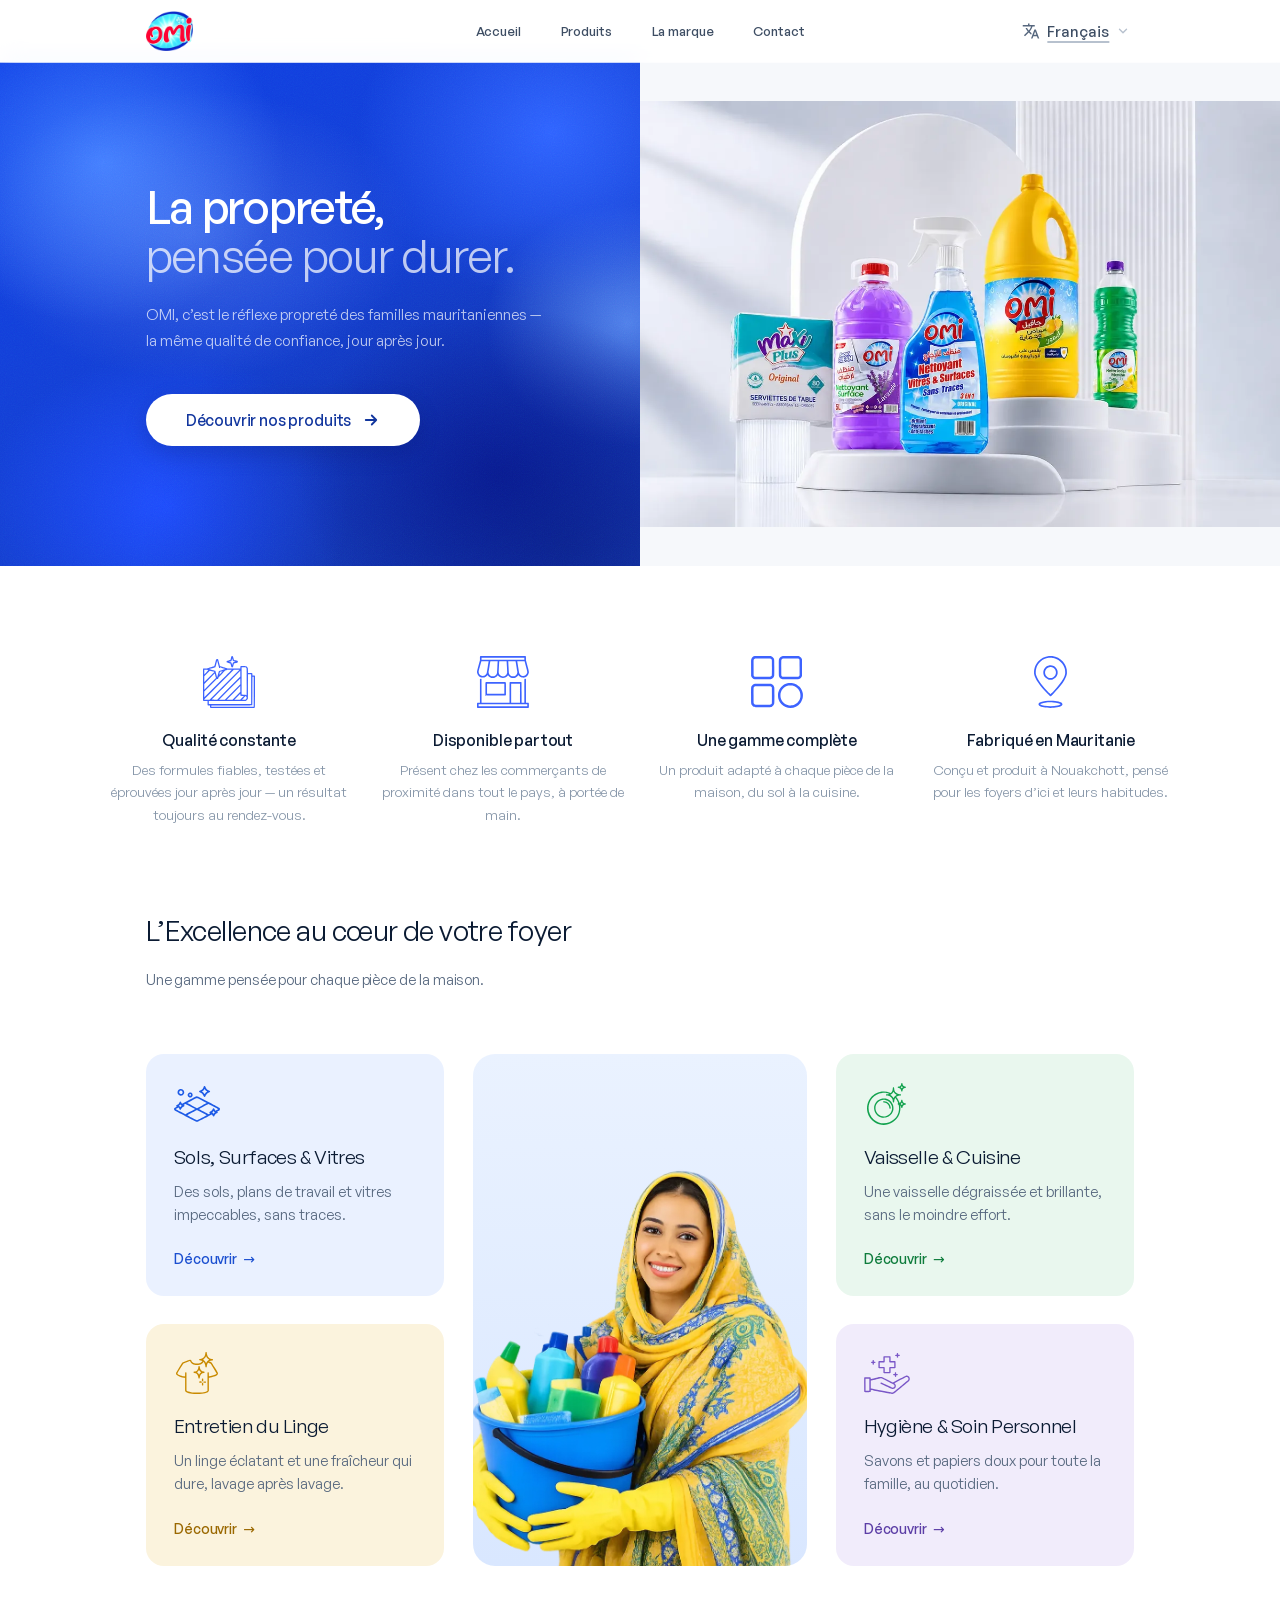
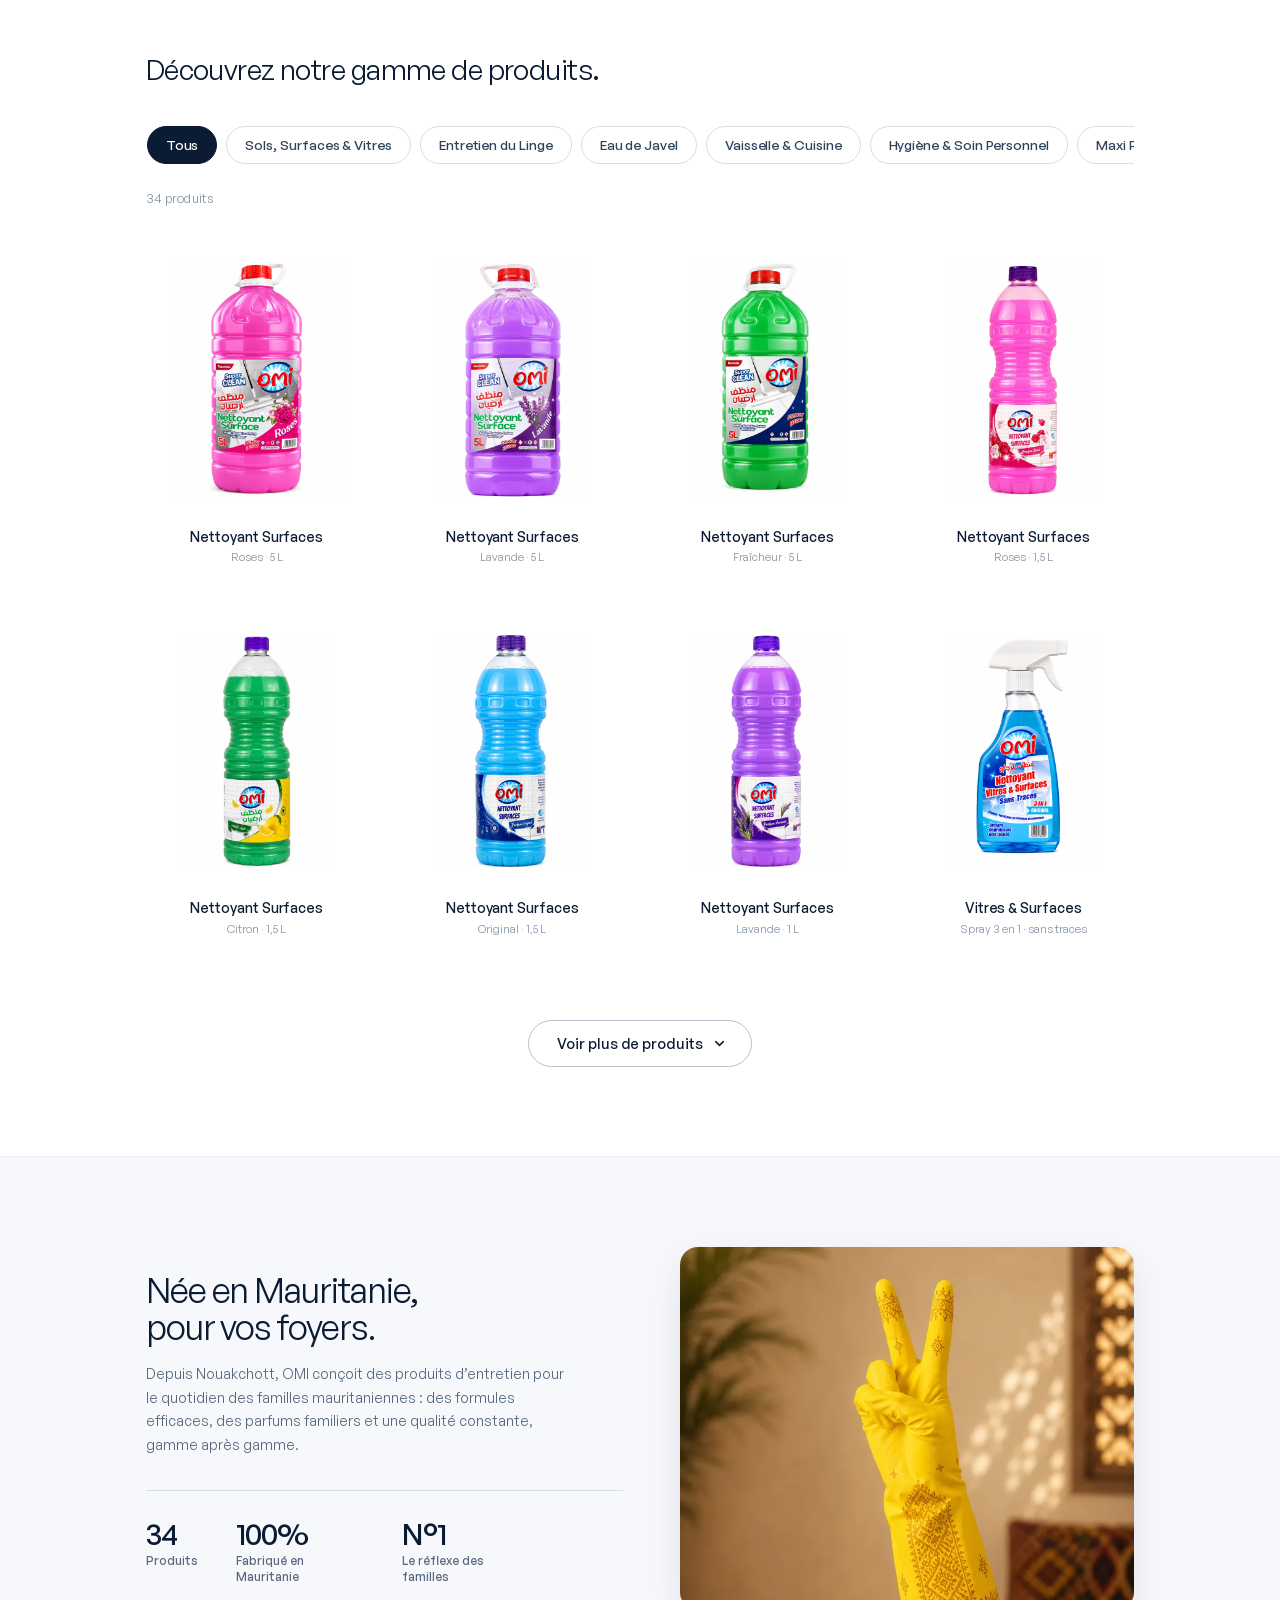
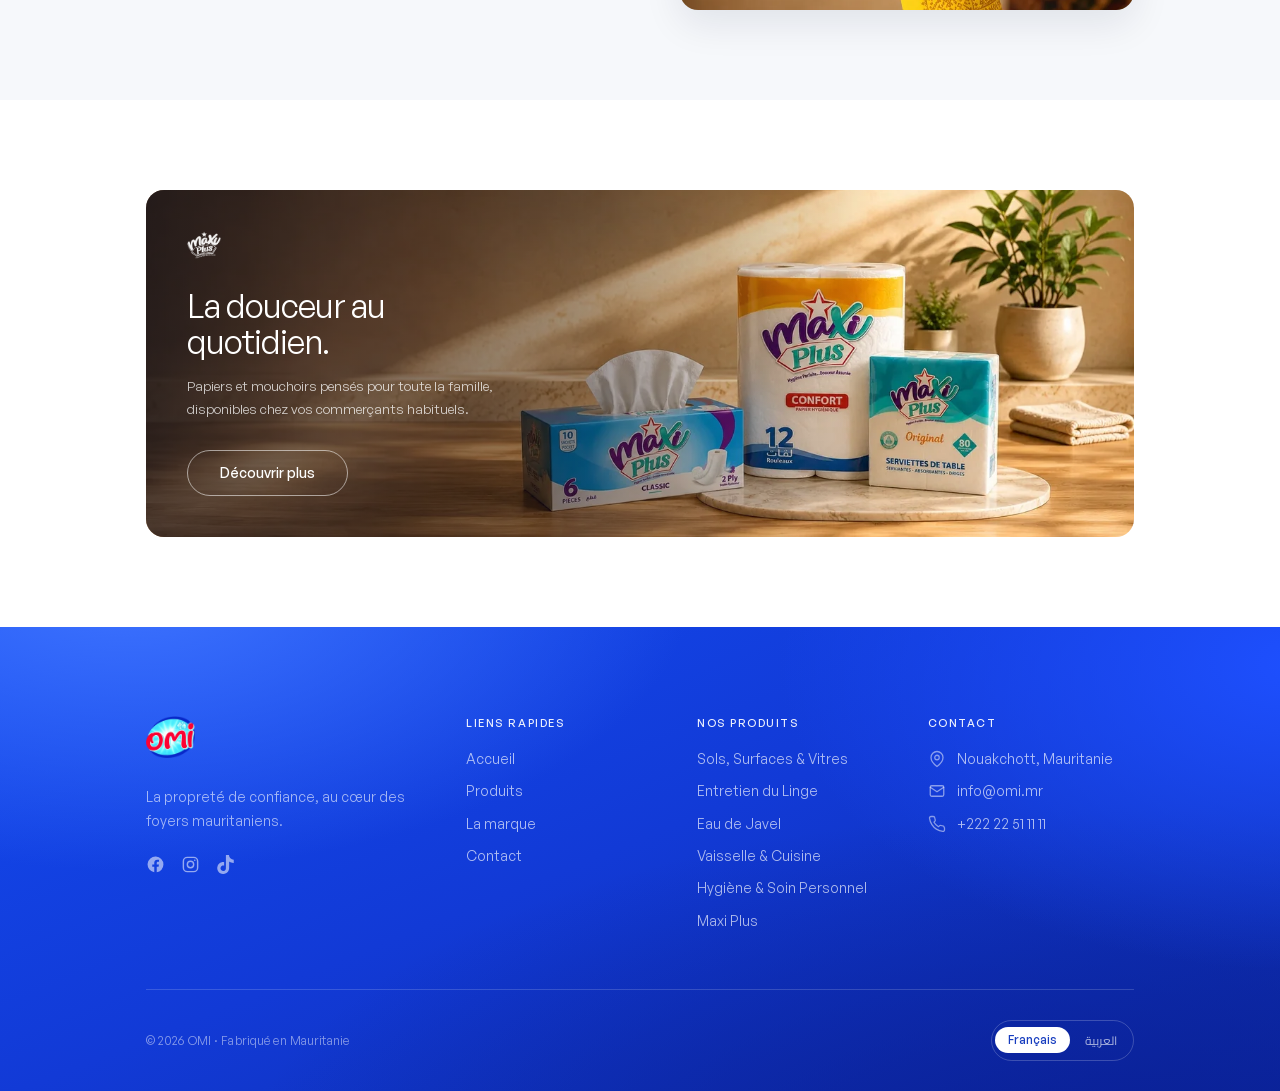
<file: index.html>
<!DOCTYPE html>
<html lang="fr">
<head>
<meta charset="utf-8">
<meta name="viewport" content="width=device-width, initial-scale=1">
<title>OMI — Accueil</title>
<!-- Fonts self-hosted (@font-face in styles.css). Cairo (Arabic) is subset by
     unicode-range and only downloads once AR is selected — FR visitors, who are
     the default, never fetch it. Removes the old render-blocking Google Fonts. -->
<link rel="preload" href="assets/fonts/general-sans-500.woff2?v=156" as="font" type="font/woff2" crossorigin>
<link rel="preload" href="assets/fonts/general-sans-600.woff2?v=156" as="font" type="font/woff2" crossorigin>
<link rel="preload" href="assets/hero-products.webp?v=156" as="image" fetchpriority="high">
<link rel="stylesheet" href="styles.css?v=156">
</head>
<body>

<!-- ================= NAVBAR ================= -->
<header class="site-header"><div class="wrap">
  <nav class="nav">
    <a href="#" class="nav-logo" aria-label="OMI"><img src="assets/omi-logo-transparent.webp" alt="OMI" width="240" height="203" style="height:40px;width:auto;display:block"></a>
    <div class="nav-links" id="nav-links">
      <a href="#"><span class="fr">Accueil</span><span class="ar">الرئيسية</span></a>
      <a href="#cats"><span class="fr">Produits</span><span class="ar">المنتجات</span></a>
      <a href="marque.html"><span class="fr">La marque</span><span class="ar">العلامة</span></a>
      <a href="contact.html"><span class="fr">Contact</span><span class="ar">اتصل بنا</span></a>
    </div>
    <div class="nav-right">
      <div class="lang" id="lang">
        <button class="lang-trigger" onclick="toggleLang(event)" aria-haspopup="true" aria-expanded="false">
          <svg class="globe" width="18" height="18" viewBox="0 0 24 24" fill="currentColor"><path d="M12.87 15.07l-2.54-2.51.03-.03A17.5 17.5 0 0 0 14.07 6H17V4h-7V2H8v2H1v2h11.17A15 15 0 0 1 9 11.35 15.3 15.3 0 0 1 6.69 8h-2A17 17 0 0 0 7.66 12.56L2.58 17.58 4 19l5-5 3.11 3.11.76-2.04zM18.5 10h-2L12 22h2l1.12-3h4.75L21 22h2l-4.5-12zm-2.62 7l1.62-4.33L19.12 17h-3.24z"/></svg>
          <span id="langLabel">Français</span>
          <svg class="chev" width="14" height="14" viewBox="0 0 24 24" fill="none" stroke="currentColor" stroke-width="2.4" stroke-linecap="round" stroke-linejoin="round"><path d="m6 9 6 6 6-6"/></svg>
        </button>
        <div class="lang-menu" role="menu">
          <button class="lang-opt on" id="opt-fr" onclick="setLang('fr')" role="menuitem">Français</button>
          <button class="lang-opt" id="opt-ar" onclick="setLang('ar')" role="menuitem">العربية</button>
        </div>
      </div>
      <button class="nav-toggle" id="navToggle" aria-label="Menu" aria-expanded="false" aria-controls="nav-links" onclick="toggleMenu(event)"><span></span><span></span><span></span></button>
    </div>
  </nav>
</div></header>

<!-- ================= HERO ================= -->
<section class="hero">
  <div class="hero-copy">
    <div class="inner">
      <h1>
        <span class="fr">La propreté,<br><span class="hl">pensée pour durer.</span></span>
        <span class="ar">النظافة،<br><span class="hl">مصمّمة لتدوم.</span></span>
      </h1>
      <p class="lead">
        <span class="fr">OMI, c’est le réflexe propreté des familles mauritaniennes — la même qualité de confiance, jour après jour.</span>
        <span class="ar">أومي هي عادة النظافة لدى العائلات الموريتانية — الجودة نفسها التي تثق بها، يومًا بعد يوم.</span>
      </p>
      <div class="hero-actions">
        <a href="#cats" class="btn btn-primary"><span class="fr">Découvrir nos produits</span><span class="ar">اكتشف منتجاتنا</span>
          <svg width="18" height="18" viewBox="0 0 24 24" fill="none" stroke="currentColor" stroke-width="2.4" stroke-linecap="round" stroke-linejoin="round"><path d="M5 12h14m-6-6 6 6-6 6"/></svg></a>
      </div>
    </div>
  </div>
  <div class="hero-visual">
    <picture>
      <img class="hero-photo" src="assets/hero-products.webp?v=156" alt="Gamme de produits OMI"
           width="1200" height="799" fetchpriority="high" decoding="async">
    </picture>
  </div>
</section>

<!-- ================= TRUST STRIP (peek carousel on mobile, row on desktop) ================= -->
<section class="trust">
  <div class="trust-inner">
    <div class="trust-track" id="trustTrack">

      <div class="trust-card">
        <span class="trust-icon ti-quality" role="img" aria-label="Qualité constante"></span>
        <h3><span class="fr">Qualité constante</span><span class="ar">جودة ثابتة</span></h3>
        <p><span class="fr">Des formules fiables, testées et éprouvées jour après jour — un résultat toujours au rendez-vous.</span><span class="ar">تركيبات موثوقة، مُختبرة يوماً بعد يوم — نتيجة تكون دائماً في الموعد.</span></p>
      </div>

      <div class="trust-card">
        <span class="trust-icon ti-avail" role="img" aria-label="Disponible partout"></span>
        <h3><span class="fr">Disponible partout</span><span class="ar">متوفّر في كل مكان</span></h3>
        <p><span class="fr">Présent chez les commerçants de proximité dans tout le pays, à portée de main.</span><span class="ar">متوفّر لدى تجار الأحياء في جميع أنحاء البلاد، في متناول يدك.</span></p>
      </div>

      <div class="trust-card">
        <span class="trust-icon ti-range" role="img" aria-label="Une gamme complète"></span>
        <h3><span class="fr">Une gamme complète</span><span class="ar">تشكيلة متكاملة</span></h3>
        <p><span class="fr">Un produit adapté à chaque pièce de la maison, du sol à la cuisine.</span><span class="ar">منتج يناسب كل غرفة في المنزل، من الأرضيات إلى المطبخ.</span></p>
      </div>

      <div class="trust-card">
        <span class="trust-icon ti-made" role="img" aria-label="Fabriqué en Mauritanie"></span>
        <h3><span class="fr">Fabriqué en Mauritanie</span><span class="ar">صناعة موريتانية</span></h3>
        <p><span class="fr">Conçu et produit à Nouakchott, pensé pour les foyers d’ici et leurs habitudes.</span><span class="ar">مصمّم ومُنتَج في نواكشوط، لبيوت هذه الأرض وعاداتها اليومية.</span></p>
      </div>

    </div>
    <div class="trust-dots" id="trustDots" role="tablist" aria-label="Carousel">
      <button class="trust-dot on" data-i="0" role="tab" aria-label="1" aria-selected="true"></button>
      <button class="trust-dot" data-i="1" role="tab" aria-label="2" aria-selected="false"></button>
      <button class="trust-dot" data-i="2" role="tab" aria-label="3" aria-selected="false"></button>
      <button class="trust-dot" data-i="3" role="tab" aria-label="4" aria-selected="false"></button>
    </div>
  </div>
</section>

<!-- ================= SERVICES / CATEGORIES ================= -->
<section class="services"><div class="wrap">
  <h2><span class="fr">L’Excellence au cœur de votre foyer</span><span class="ar">التميّز في قلب منزلك</span></h2>
  <div class="services-eyebrow"><span class="fr">Une gamme pensée pour chaque pièce de la maison.</span><span class="ar">تشكيلة مصمّمة لكل غرفة في المنزل.</span></div>

  <div class="services-grid">
    <div class="svc-col">
      <div class="svc-card c-blue">
        <span class="svc-icon ic-floor" role="img" aria-label="Sols, surfaces et vitres"></span>
        <h3><span class="fr">Sols, Surfaces &amp; Vitres</span><span class="ar">الأرضيات والأسطح والزجاج</span></h3>
        <p><span class="fr">Des sols, plans de travail et vitres impeccables, sans traces.</span><span class="ar">أرضيات وأسطح وزجاج نظيفة تمامًا، بدون آثار.</span></p>
        <a href="categorie.html?cat=sols-surfaces-vitres" class="svc-more"><span class="fr">Découvrir</span><span class="ar">اكتشف</span></a>
      </div>
      <div class="svc-card c-gold">
        <span class="svc-icon ic-linge" role="img" aria-label="Entretien du linge"></span>
        <h3><span class="fr">Entretien du Linge</span><span class="ar">العناية بالملابس</span></h3>
        <p><span class="fr">Un linge éclatant et une fraîcheur qui dure, lavage après lavage.</span><span class="ar">غسيل ناصع ونضارة تدوم، غسلة بعد غسلة.</span></p>
        <a href="categorie.html?cat=entretien-du-linge" class="svc-more"><span class="fr">Découvrir</span><span class="ar">اكتشف</span></a>
      </div>
    </div>

    <div class="svc-center">
      <img src="assets/woman-bucket.webp" alt="Femme mauritanienne tenant un seau de produits OMI" width="757" height="900" loading="lazy" decoding="async">
    </div>

    <div class="svc-col">
      <div class="svc-card c-green">
        <span class="svc-icon ic-vaisselle" role="img" aria-label="Vaisselle et cuisine"></span>
        <h3><span class="fr">Vaisselle &amp; Cuisine</span><span class="ar">الأواني والمطبخ</span></h3>
        <p><span class="fr">Une vaisselle dégraissée et brillante, sans le moindre effort.</span><span class="ar">أوانٍ نظيفة ولامعة، دون أي مجهود.</span></p>
        <a href="categorie.html?cat=vaisselle-cuisine" class="svc-more"><span class="fr">Découvrir</span><span class="ar">اكتشف</span></a>
      </div>
      <div class="svc-card c-lavender">
        <span class="svc-icon ic-hygiene" role="img" aria-label="Hygiène et soin personnel"></span>
        <h3><span class="fr">Hygiène &amp; Soin Personnel</span><span class="ar">النظافة والعناية الشخصية</span></h3>
        <p><span class="fr">Savons et papiers doux pour toute la famille, au quotidien.</span><span class="ar">صابون وورق ناعم لكل أفراد العائلة، كل يوم.</span></p>
        <a href="categorie.html?cat=hygiene-soin-personnel" class="svc-more"><span class="fr">Découvrir</span><span class="ar">اكتشف</span></a>
      </div>
    </div>
  </div>
</div></section>

<!-- ================= PRODUCT RANGE (filter + cards rendered from data.js) ================= -->
<section class="range" id="cats"><div class="wrap">
  <h2><span class="fr">Découvrez notre gamme de produits.</span><span class="ar">اكتشف تشكيلة منتجاتنا.</span></h2>

  <div class="tabs" id="tabs" role="tablist"></div>

  <p class="range-count" id="rangeCount"></p>

  <div id="panels"></div>
</div></section>

<!-- ================= SHOWCASE — La marque OMI ================= -->
<section class="showcase">
  <div class="wrap">
    <div class="showcase-grid">
      <div class="showcase-copy">
        <h2><span class="fr">Née en Mauritanie,<br>pour vos foyers.</span><span class="ar">وُلدت في موريتانيا،<br>من أجل بيوتكم.</span></h2>
        <p class="body"><span class="fr">Depuis Nouakchott, OMI conçoit des produits d’entretien pour le quotidien des familles mauritaniennes : des formules efficaces, des parfums familiers et une qualité constante, gamme après gamme.</span><span class="ar">من نواكشوط، تصمّم أومي منتجات عناية ليوميات العائلات الموريتانية: تركيبات فعّالة، وعطور مألوفة، وجودة ثابتة، تشكيلةً بعد تشكيلة.</span></p>
        <div class="brand-stats">
          <div class="stat">
            <span class="stat-num" id="statCount">31</span>
            <span class="stat-label"><span class="fr">Produits</span><span class="ar">منتج</span></span>
          </div>
          <div class="stat">
            <span class="stat-num">100%</span>
            <span class="stat-label"><span class="fr">Fabriqué en Mauritanie</span><span class="ar">صناعة موريتانية</span></span>
          </div>
          <div class="stat">
            <span class="stat-num">N°1</span>
            <span class="stat-label"><span class="fr">Le réflexe des familles</span><span class="ar">خيار العائلات</span></span>
          </div>
        </div>
      </div>
      <div class="showcase-photo">
        <img src="assets/glove-peace.webp" alt="Gant de ménage jaune à motif traditionnel, utilisé pour l’entretien de la maison" width="900" height="900" loading="lazy" decoding="async">
      </div>
    </div>
  </div>
</section>

<!-- ========== MAXIPLUS — contained sibling-brand banner ========== -->
<section class="mx"><div class="wrap">
  <div class="mx-banner">
    <div class="mx-copy">
      <img class="mx-logo" src="assets/maxiplus-logo.webp" alt="Maxiplus" width="180" height="146" loading="lazy" decoding="async">
      <h2><span class="fr">La douceur au quotidien.</span><span class="ar">نعومة كل يوم.</span></h2>
      <p><span class="fr">Papiers et mouchoirs pensés pour toute la famille, disponibles chez vos commerçants habituels.</span><span class="ar">ورق ومناديل مصمّمة لكل العائلة، متوفّرة لدى تجاركم المعتادين.</span></p>
      <a href="categorie.html?cat=maxiplus" class="btn mx-btn"><span class="fr">Découvrir plus</span><span class="ar">اكتشف المزيد</span></a>
    </div>
    <div class="mx-media" aria-hidden="true"></div>
  </div>
</div></section>

<!-- ================= FOOTER ================= -->
<footer class="footer"><div class="wrap">
  <div class="foot-main">

    <div class="foot-brand">
      <a href="#" class="foot-logo" aria-label="OMI"><img src="assets/omi-logo-transparent.webp" alt="OMI" width="240" height="203" loading="lazy"></a>
      <p class="foot-tag"><span class="fr">La propreté de confiance, au cœur des foyers mauritaniens.</span><span class="ar">نظافة موثوقة، في قلب البيوت الموريتانية.</span></p>
      <div class="foot-social">
        <a href="https://web.facebook.com/profile.php?id=61557716205802&amp;mibextid=LQQJ4d&amp;_rdc=1&amp;_rdr" target="_blank" rel="noopener noreferrer" aria-label="Facebook"><svg viewBox="0 0 24 24" fill="currentColor"><path d="M22 12a10 10 0 1 0-11.56 9.88v-6.99H7.9V12h2.54V9.8c0-2.5 1.49-3.89 3.77-3.89 1.09 0 2.24.2 2.24.2v2.46h-1.26c-1.24 0-1.63.77-1.63 1.56V12h2.78l-.45 2.89h-2.33v6.99A10 10 0 0 0 22 12z"/></svg></a>
        <a href="https://www.instagram.com/omiibdaemr" target="_blank" rel="noopener noreferrer" aria-label="Instagram"><svg viewBox="0 0 24 24" fill="none" stroke="currentColor" stroke-width="1.8"><rect x="3" y="3" width="18" height="18" rx="5"/><circle cx="12" cy="12" r="4"/><circle cx="17.4" cy="6.6" r="1" fill="currentColor" stroke="none"/></svg></a>
        <a href="https://www.tiktok.com/@omirim1" target="_blank" rel="noopener noreferrer" aria-label="TikTok"><svg viewBox="0 0 24 24" fill="currentColor"><path d="M12.525.02c1.31-.02 2.61-.01 3.91-.02.08 1.53.63 3.09 1.75 4.17 1.12 1.11 2.7 1.62 4.24 1.79v4.03c-1.44-.05-2.89-.35-4.2-.97-.57-.26-1.1-.59-1.62-.93-.01 2.92.01 5.84-.02 8.75-.08 1.4-.54 2.79-1.35 3.94-1.31 1.92-3.58 3.17-5.91 3.21-1.43.08-2.86-.31-4.08-1.03-2.02-1.19-3.44-3.37-3.65-5.71-.02-.5-.03-1-.01-1.49.18-1.9 1.12-3.72 2.58-4.96 1.66-1.44 3.98-2.13 6.15-1.72.02 1.48-.04 2.96-.04 4.44-.99-.32-2.15-.23-3.02.37-.63.41-1.11 1.04-1.36 1.75-.21.51-.15 1.07-.14 1.61.24 1.64 1.82 3.02 3.5 2.87 1.12-.01 2.19-.66 2.77-1.61.19-.33.4-.67.41-1.06.1-1.79.06-3.57.07-5.36.01-4.03-.01-8.05.02-12.07z"/></svg></a>
      </div>
    </div>

    <div class="foot-col">
      <h4><span class="fr">Liens rapides</span><span class="ar">روابط سريعة</span></h4>
      <ul>
        <li><a href="#"><span class="fr">Accueil</span><span class="ar">الرئيسية</span></a></li>
        <li><a href="#cats"><span class="fr">Produits</span><span class="ar">المنتجات</span></a></li>
        <li><a href="marque.html"><span class="fr">La marque</span><span class="ar">العلامة</span></a></li>
        <li><a href="contact.html"><span class="fr">Contact</span><span class="ar">اتصل بنا</span></a></li>
      </ul>
    </div>

    <div class="foot-col">
      <h4><span class="fr">Nos produits</span><span class="ar">منتجاتنا</span></h4>
      <ul>
        <li><a href="#cats" onclick="gotoCat(1)"><span class="fr">Sols, Surfaces &amp; Vitres</span><span class="ar">الأرضيات والأسطح والزجاج</span></a></li>
        <li><a href="#cats" onclick="gotoCat(2)"><span class="fr">Entretien du Linge</span><span class="ar">العناية بالملابس</span></a></li>
        <li><a href="#cats" onclick="gotoCat(3)"><span class="fr">Eau de Javel</span><span class="ar">ماء جافيل</span></a></li>
        <li><a href="#cats" onclick="gotoCat(4)"><span class="fr">Vaisselle &amp; Cuisine</span><span class="ar">الأواني والمطبخ</span></a></li>
        <li><a href="#cats" onclick="gotoCat(5)"><span class="fr">Hygiène &amp; Soin Personnel</span><span class="ar">النظافة والعناية الشخصية</span></a></li>
        <li><a href="#cats" onclick="gotoCat(6)"><span class="fr">Maxi Plus</span><span class="ar">ماكسي بلس</span></a></li>
      </ul>
    </div>

    <div class="foot-col foot-col-contact">
      <h4><span class="fr">Contact</span><span class="ar">اتصل بنا</span></h4>
      <ul>
        <li class="foot-ci">
          <span class="foot-ci-ic"><svg viewBox="0 0 24 24" fill="none" stroke="currentColor" stroke-width="1.7" stroke-linecap="round" stroke-linejoin="round"><path d="M20 10c0 6-8 12-8 12s-8-6-8-12a8 8 0 0 1 16 0z"/><circle cx="12" cy="10" r="3"/></svg></span>
          <span class="fr">Nouakchott, Mauritanie</span><span class="ar">نواكشوط، موريتانيا</span>
        </li>
        <li class="foot-ci">
          <span class="foot-ci-ic"><svg viewBox="0 0 24 24" fill="none" stroke="currentColor" stroke-width="1.7" stroke-linecap="round" stroke-linejoin="round"><rect x="3" y="5" width="18" height="14" rx="2"/><path d="m3 7 9 6 9-6"/></svg></span>
          <a href="mailto:info@omi.mr" dir="ltr">info@omi.mr</a>
        </li>
        <li class="foot-ci">
          <span class="foot-ci-ic"><svg viewBox="0 0 24 24" fill="none" stroke="currentColor" stroke-width="1.7" stroke-linecap="round" stroke-linejoin="round"><path d="M22 16.9v3a2 2 0 0 1-2.2 2 19.8 19.8 0 0 1-8.6-3.1 19.5 19.5 0 0 1-6-6A19.8 19.8 0 0 1 2 4.2 2 2 0 0 1 4 2h3a2 2 0 0 1 2 1.7c.1.9.3 1.8.6 2.6a2 2 0 0 1-.5 2.1L8 9.6a16 16 0 0 0 6 6l1.2-1.1a2 2 0 0 1 2.1-.5c.8.3 1.7.5 2.6.6a2 2 0 0 1 1.7 2z"/></svg></span>
          <a href="tel:+22222511111" dir="ltr">+222 22 51 11 11</a>
        </li>
      </ul>
    </div>

  </div>

  <div class="foot-bar">
    <p class="foot-copy"><span class="fr">© 2026 OMI · Fabriqué en Mauritanie</span><span class="ar">© 2026 أومي · صناعة موريتانية</span></p>
    <div class="foot-bar-right">
      <div class="foot-lang">
        <button id="foot-fr" class="on" onclick="setLang('fr')">Français</button>
        <button id="foot-ar" onclick="setLang('ar')">العربية</button>
      </div>
    </div>
  </div>
</div></footer>

<script src="data.js?v=156"></script>
<script src="app.js?v=156"></script>
</body>
</html>
</file>
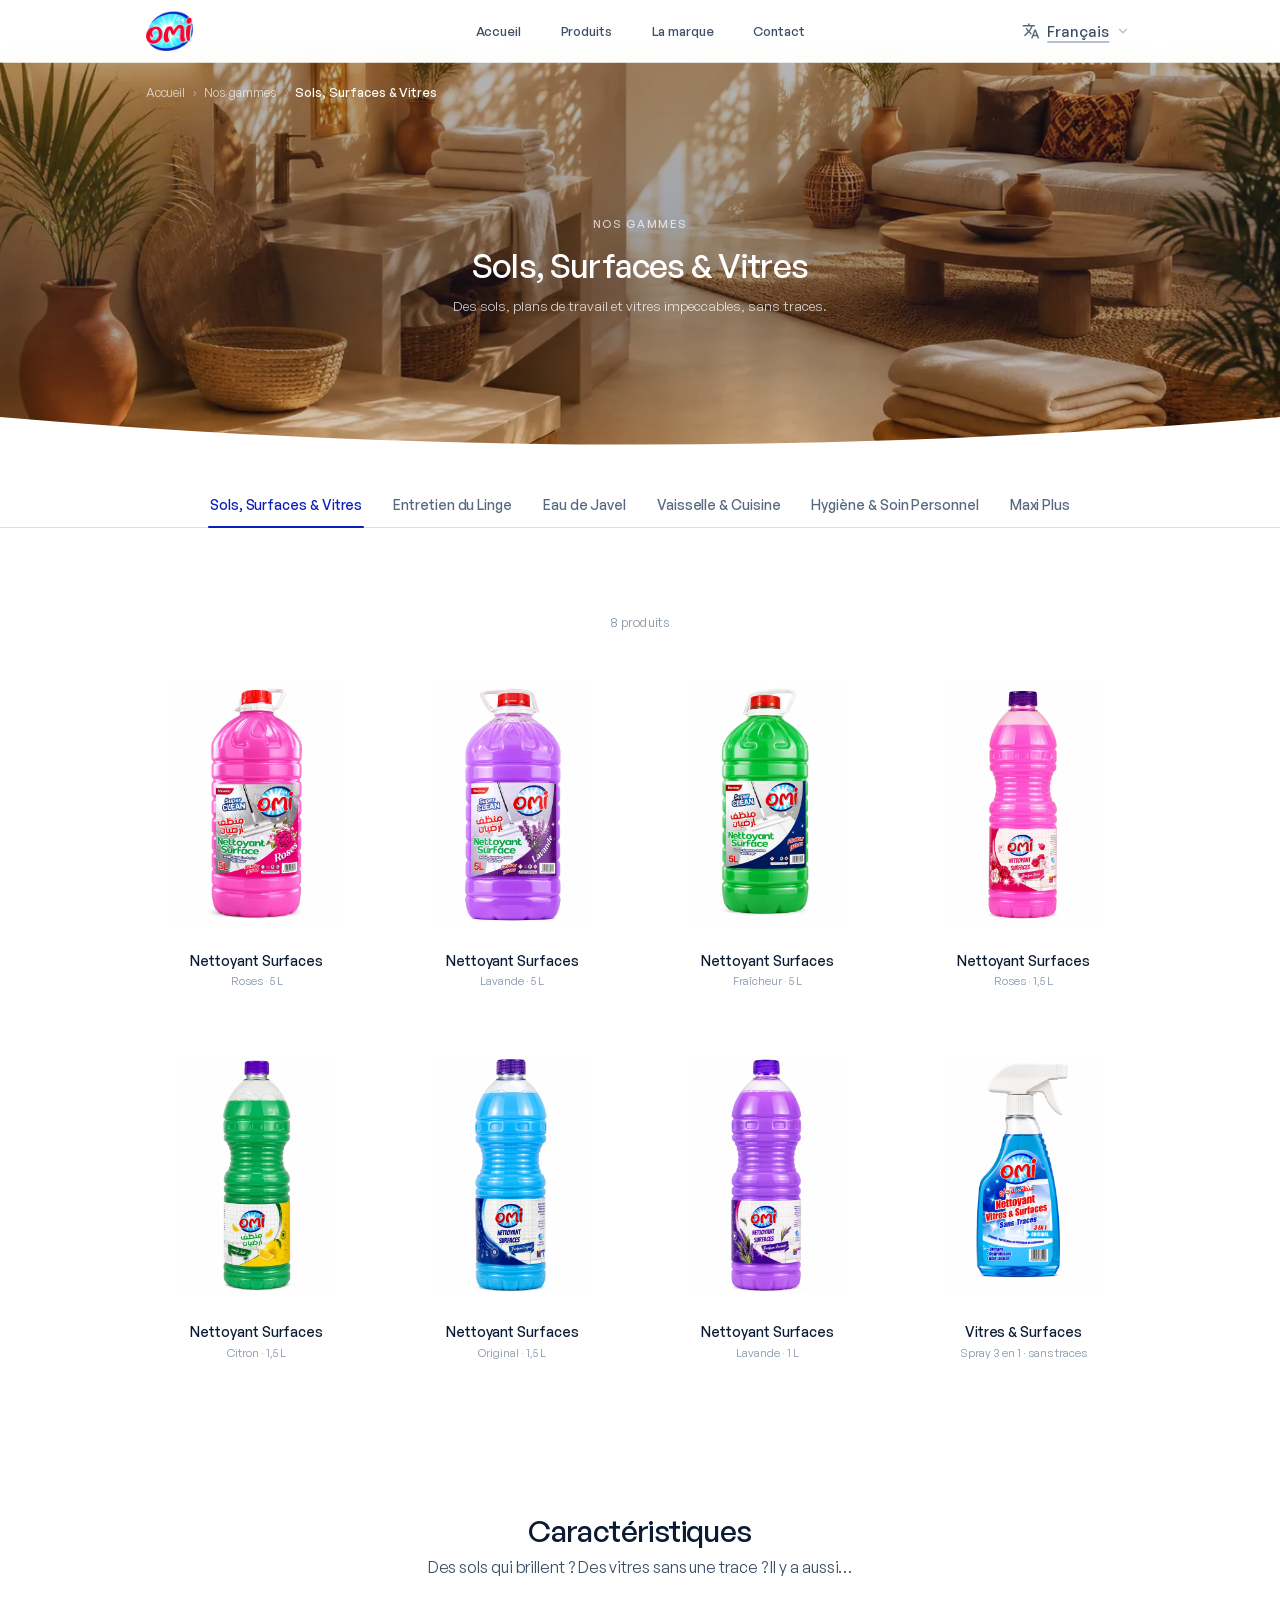
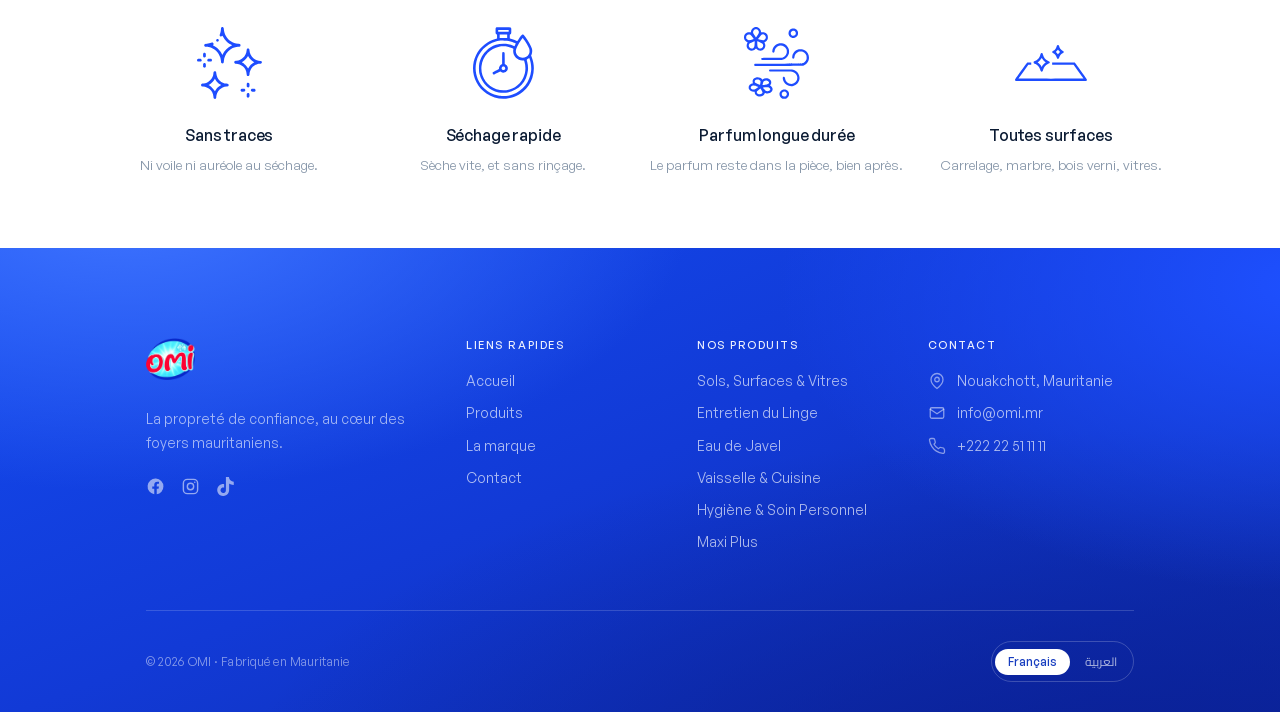
<file: categorie.html>
<!DOCTYPE html>
<html lang="fr">
<head>
<meta charset="utf-8">
<meta name="viewport" content="width=device-width, initial-scale=1">
<title>OMI — Nos gammes</title>
<!-- Fonts self-hosted (@font-face in styles.css). Cairo (Arabic) is subset by
     unicode-range and only downloads once AR is selected. Removed the old
     render-blocking Google Fonts request. -->
<link rel="preload" href="assets/fonts/general-sans-500.woff2?v=156" as="font" type="font/woff2" crossorigin>
<link rel="preload" href="assets/fonts/general-sans-600.woff2?v=156" as="font" type="font/woff2" crossorigin>
<link rel="stylesheet" href="styles.css?v=156">
</head>
<body>

<!-- ================= NAVBAR ================= -->
<header class="site-header"><div class="wrap">
  <nav class="nav">
    <a href="index.html" class="nav-logo" aria-label="OMI"><img src="assets/omi-logo-transparent.webp" alt="OMI" width="240" height="203" style="height:40px;width:auto;display:block"></a>
    <div class="nav-links" id="nav-links">
      <a href="index.html"><span class="fr">Accueil</span><span class="ar">الرئيسية</span></a>
      <a href="index.html#cats"><span class="fr">Produits</span><span class="ar">المنتجات</span></a>
      <a href="marque.html"><span class="fr">La marque</span><span class="ar">العلامة</span></a>
      <a href="contact.html"><span class="fr">Contact</span><span class="ar">اتصل بنا</span></a>
    </div>
    <div class="nav-right">
      <div class="lang" id="lang">
        <button class="lang-trigger" onclick="toggleLang(event)" aria-haspopup="true" aria-expanded="false">
          <svg class="globe" width="18" height="18" viewBox="0 0 24 24" fill="currentColor"><path d="M12.87 15.07l-2.54-2.51.03-.03A17.5 17.5 0 0 0 14.07 6H17V4h-7V2H8v2H1v2h11.17A15 15 0 0 1 9 11.35 15.3 15.3 0 0 1 6.69 8h-2A17 17 0 0 0 7.66 12.56L2.58 17.58 4 19l5-5 3.11 3.11.76-2.04zM18.5 10h-2L12 22h2l1.12-3h4.75L21 22h2l-4.5-12zm-2.62 7l1.62-4.33L19.12 17h-3.24z"/></svg>
          <span id="langLabel">Français</span>
          <svg class="chev" width="14" height="14" viewBox="0 0 24 24" fill="none" stroke="currentColor" stroke-width="2.4" stroke-linecap="round" stroke-linejoin="round"><path d="m6 9 6 6 6-6"/></svg>
        </button>
        <div class="lang-menu" role="menu">
          <button class="lang-opt on" id="opt-fr" onclick="setLang('fr')" role="menuitem">Français</button>
          <button class="lang-opt" id="opt-ar" onclick="setLang('ar')" role="menuitem">العربية</button>
        </div>
      </div>
      <button class="nav-toggle" id="navToggle" aria-label="Menu" aria-expanded="false" aria-controls="nav-links" onclick="toggleMenu(event)"><span></span><span></span><span></span></button>
    </div>
  </nav>
</div></header>

<!-- ================= CATEGORY HERO (photo + title, filled by category.js) ================= -->
<section class="cat-hero">
  <div class="cat-hero-media" aria-hidden="true"></div>
  <nav class="cat-crumbs" aria-label="Fil d'Ariane"><div class="wrap">
    <a href="index.html"><span class="fr">Accueil</span><span class="ar">الرئيسية</span></a>
    <a href="index.html#cats"><span class="fr">Nos gammes</span><span class="ar">تشكيلاتنا</span></a>
    <span id="crumbCat" aria-current="page"></span>
  </div></nav>
  <div class="wrap">
    <span class="cat-hero-eyebrow"><span class="fr">Nos gammes</span><span class="ar">تشكيلاتنا</span></span>
    <h1 id="catTitle"></h1>
    <p id="catDesc"></p>
  </div>
</section>

<!-- ================= CATEGORY SWITCHER ================= -->
<div class="cat-switch"><div class="wrap">
  <div class="tabs" id="catSwitch" role="tablist"></div>
</div></div>

<!-- ================= PRODUCTS ================= -->
<section class="cat-range"><div class="wrap">
  <p class="range-count" id="catCount"></p>
  <div class="grid" id="catGrid"></div>
</div></section>

<!-- ================= CARACTÉRISTIQUES (per category, filled by category.js) ==
     Content comes from OMI_DATA.categoryContent[<slug>].features. This reuses
     the homepage trust strip's EXACT markup and classes (.trust-inner /
     .trust-track / .trust-card / .trust-dots) so it's the same component:
     4-up row on desktop, peek carousel + dots on mobile.
     [hidden] until a category actually has features. -->
<section class="cat-feats" id="catFeats" hidden>
  <div class="wrap">
    <h2><span class="fr">Caractéristiques</span><span class="ar">المميزات</span></h2>
    <p class="cat-feats-lead" id="catFeatsLead"></p>
  </div>
  <div class="trust-inner">
    <div class="trust-track" id="catFeatTrack"></div>
    <div class="trust-dots" id="catFeatDots" role="tablist" aria-label="Carousel"></div>
  </div>
</section>

<!-- ================= FOOTER ================= -->
<footer class="footer"><div class="wrap">
  <div class="foot-main">

    <div class="foot-brand">
      <a href="index.html" class="foot-logo" aria-label="OMI"><img src="assets/omi-logo-transparent.webp" alt="OMI" width="240" height="203" loading="lazy"></a>
      <p class="foot-tag"><span class="fr">La propreté de confiance, au cœur des foyers mauritaniens.</span><span class="ar">نظافة موثوقة، في قلب البيوت الموريتانية.</span></p>
      <div class="foot-social">
        <a href="https://web.facebook.com/profile.php?id=61557716205802&amp;mibextid=LQQJ4d&amp;_rdc=1&amp;_rdr" target="_blank" rel="noopener noreferrer" aria-label="Facebook"><svg viewBox="0 0 24 24" fill="currentColor"><path d="M22 12a10 10 0 1 0-11.56 9.88v-6.99H7.9V12h2.54V9.8c0-2.5 1.49-3.89 3.77-3.89 1.09 0 2.24.2 2.24.2v2.46h-1.26c-1.24 0-1.63.77-1.63 1.56V12h2.78l-.45 2.89h-2.33v6.99A10 10 0 0 0 22 12z"/></svg></a>
        <a href="https://www.instagram.com/omiibdaemr" target="_blank" rel="noopener noreferrer" aria-label="Instagram"><svg viewBox="0 0 24 24" fill="none" stroke="currentColor" stroke-width="1.8"><rect x="3" y="3" width="18" height="18" rx="5"/><circle cx="12" cy="12" r="4"/><circle cx="17.4" cy="6.6" r="1" fill="currentColor" stroke="none"/></svg></a>
        <a href="https://www.tiktok.com/@omirim1" target="_blank" rel="noopener noreferrer" aria-label="TikTok"><svg viewBox="0 0 24 24" fill="currentColor"><path d="M12.525.02c1.31-.02 2.61-.01 3.91-.02.08 1.53.63 3.09 1.75 4.17 1.12 1.11 2.7 1.62 4.24 1.79v4.03c-1.44-.05-2.89-.35-4.2-.97-.57-.26-1.1-.59-1.62-.93-.01 2.92.01 5.84-.02 8.75-.08 1.4-.54 2.79-1.35 3.94-1.31 1.92-3.58 3.17-5.91 3.21-1.43.08-2.86-.31-4.08-1.03-2.02-1.19-3.44-3.37-3.65-5.71-.02-.5-.03-1-.01-1.49.18-1.9 1.12-3.72 2.58-4.96 1.66-1.44 3.98-2.13 6.15-1.72.02 1.48-.04 2.96-.04 4.44-.99-.32-2.15-.23-3.02.37-.63.41-1.11 1.04-1.36 1.75-.21.51-.15 1.07-.14 1.61.24 1.64 1.82 3.02 3.5 2.87 1.12-.01 2.19-.66 2.77-1.61.19-.33.4-.67.41-1.06.1-1.79.06-3.57.07-5.36.01-4.03-.01-8.05.02-12.07z"/></svg></a>
      </div>
    </div>

    <div class="foot-col">
      <h4><span class="fr">Liens rapides</span><span class="ar">روابط سريعة</span></h4>
      <ul>
        <li><a href="index.html"><span class="fr">Accueil</span><span class="ar">الرئيسية</span></a></li>
        <li><a href="index.html#cats"><span class="fr">Produits</span><span class="ar">المنتجات</span></a></li>
        <li><a href="marque.html"><span class="fr">La marque</span><span class="ar">العلامة</span></a></li>
        <li><a href="contact.html"><span class="fr">Contact</span><span class="ar">اتصل بنا</span></a></li>
      </ul>
    </div>

    <div class="foot-col">
      <h4><span class="fr">Nos produits</span><span class="ar">منتجاتنا</span></h4>
      <ul>
        <li><a href="categorie.html?cat=sols-surfaces-vitres"><span class="fr">Sols, Surfaces &amp; Vitres</span><span class="ar">الأرضيات والأسطح والزجاج</span></a></li>
        <li><a href="categorie.html?cat=entretien-du-linge"><span class="fr">Entretien du Linge</span><span class="ar">العناية بالملابس</span></a></li>
        <li><a href="categorie.html?cat=javel"><span class="fr">Eau de Javel</span><span class="ar">ماء جافيل</span></a></li>
        <li><a href="categorie.html?cat=vaisselle-cuisine"><span class="fr">Vaisselle &amp; Cuisine</span><span class="ar">الأواني والمطبخ</span></a></li>
        <li><a href="categorie.html?cat=hygiene-soin-personnel"><span class="fr">Hygiène &amp; Soin Personnel</span><span class="ar">النظافة والعناية الشخصية</span></a></li>
        <li><a href="categorie.html?cat=maxiplus"><span class="fr">Maxi Plus</span><span class="ar">ماكسي بلس</span></a></li>
      </ul>
    </div>

    <div class="foot-col foot-col-contact">
      <h4><span class="fr">Contact</span><span class="ar">اتصل بنا</span></h4>
      <ul>
        <li class="foot-ci">
          <span class="foot-ci-ic"><svg viewBox="0 0 24 24" fill="none" stroke="currentColor" stroke-width="1.7" stroke-linecap="round" stroke-linejoin="round"><path d="M20 10c0 6-8 12-8 12s-8-6-8-12a8 8 0 0 1 16 0z"/><circle cx="12" cy="10" r="3"/></svg></span>
          <span class="fr">Nouakchott, Mauritanie</span><span class="ar">نواكشوط، موريتانيا</span>
        </li>
        <li class="foot-ci">
          <span class="foot-ci-ic"><svg viewBox="0 0 24 24" fill="none" stroke="currentColor" stroke-width="1.7" stroke-linecap="round" stroke-linejoin="round"><rect x="3" y="5" width="18" height="14" rx="2"/><path d="m3 7 9 6 9-6"/></svg></span>
          <a href="mailto:info@omi.mr" dir="ltr">info@omi.mr</a>
        </li>
        <li class="foot-ci">
          <span class="foot-ci-ic"><svg viewBox="0 0 24 24" fill="none" stroke="currentColor" stroke-width="1.7" stroke-linecap="round" stroke-linejoin="round"><path d="M22 16.9v3a2 2 0 0 1-2.2 2 19.8 19.8 0 0 1-8.6-3.1 19.5 19.5 0 0 1-6-6A19.8 19.8 0 0 1 2 4.2 2 2 0 0 1 4 2h3a2 2 0 0 1 2 1.7c.1.9.3 1.8.6 2.6a2 2 0 0 1-.5 2.1L8 9.6a16 16 0 0 0 6 6l1.2-1.1a2 2 0 0 1 2.1-.5c.8.3 1.7.5 2.6.6a2 2 0 0 1 1.7 2z"/></svg></span>
          <a href="tel:+22222511111" dir="ltr">+222 22 51 11 11</a>
        </li>
      </ul>
    </div>

  </div>

  <div class="foot-bar">
    <p class="foot-copy"><span class="fr">© 2026 OMI · Fabriqué en Mauritanie</span><span class="ar">© 2026 أومي · صناعة موريتانية</span></p>
    <div class="foot-bar-right">
      <div class="foot-lang">
        <button id="foot-fr" class="on" onclick="setLang('fr')">Français</button>
        <button id="foot-ar" onclick="setLang('ar')">العربية</button>
      </div>
    </div>
  </div>
</div></footer>

<script src="data.js?v=156"></script>
<script src="app.js?v=156"></script>
<script src="category.js?v=156"></script>
</body>
</html>
</file>
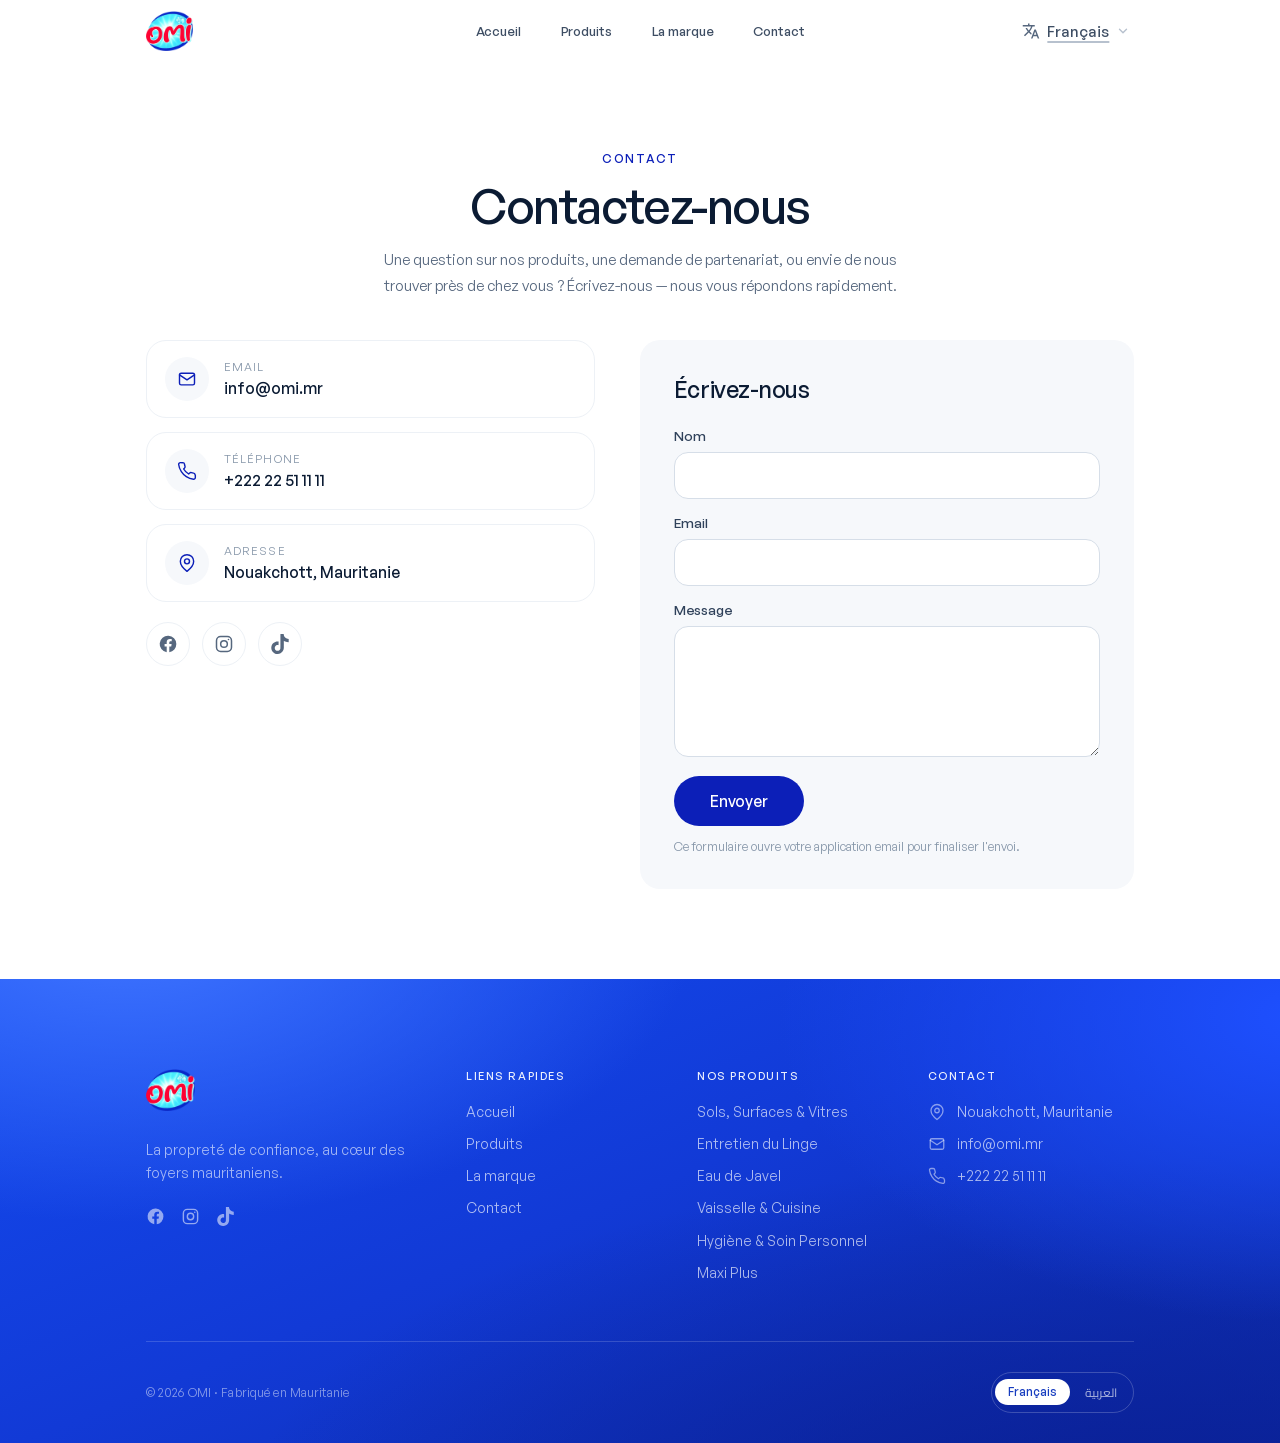
<file: contact.html>
<!DOCTYPE html>
<html lang="fr">
<head>
<meta charset="utf-8">
<meta name="viewport" content="width=device-width, initial-scale=1">
<title>OMI — Contact</title>
<!-- Fonts self-hosted (@font-face in styles.css). Cairo (Arabic) is subset by
     unicode-range and only downloads once AR is selected. Removed the old
     render-blocking Google Fonts request. -->
<link rel="preload" href="assets/fonts/general-sans-500.woff2?v=156" as="font" type="font/woff2" crossorigin>
<link rel="preload" href="assets/fonts/general-sans-600.woff2?v=156" as="font" type="font/woff2" crossorigin>
<link rel="stylesheet" href="styles.css?v=156">
</head>
<body>

<!-- ================= NAVBAR ================= -->
<header class="site-header"><div class="wrap">
  <nav class="nav">
    <a href="index.html" class="nav-logo" aria-label="OMI"><img src="assets/omi-logo-transparent.webp" alt="OMI" width="240" height="203" style="height:40px;width:auto;display:block"></a>
    <div class="nav-links" id="nav-links">
      <a href="index.html"><span class="fr">Accueil</span><span class="ar">الرئيسية</span></a>
      <a href="index.html#cats"><span class="fr">Produits</span><span class="ar">المنتجات</span></a>
      <a href="marque.html"><span class="fr">La marque</span><span class="ar">العلامة</span></a>
      <a href="contact.html" aria-current="page"><span class="fr">Contact</span><span class="ar">اتصل بنا</span></a>
    </div>
    <div class="nav-right">
      <div class="lang" id="lang">
        <button class="lang-trigger" onclick="toggleLang(event)" aria-haspopup="true" aria-expanded="false">
          <svg class="globe" width="18" height="18" viewBox="0 0 24 24" fill="currentColor"><path d="M12.87 15.07l-2.54-2.51.03-.03A17.5 17.5 0 0 0 14.07 6H17V4h-7V2H8v2H1v2h11.17A15 15 0 0 1 9 11.35 15.3 15.3 0 0 1 6.69 8h-2A17 17 0 0 0 7.66 12.56L2.58 17.58 4 19l5-5 3.11 3.11.76-2.04zM18.5 10h-2L12 22h2l1.12-3h4.75L21 22h2l-4.5-12zm-2.62 7l1.62-4.33L19.12 17h-3.24z"/></svg>
          <span id="langLabel">Français</span>
          <svg class="chev" width="14" height="14" viewBox="0 0 24 24" fill="none" stroke="currentColor" stroke-width="2.4" stroke-linecap="round" stroke-linejoin="round"><path d="m6 9 6 6 6-6"/></svg>
        </button>
        <div class="lang-menu" role="menu">
          <button class="lang-opt on" id="opt-fr" onclick="setLang('fr')" role="menuitem">Français</button>
          <button class="lang-opt" id="opt-ar" onclick="setLang('ar')" role="menuitem">العربية</button>
        </div>
      </div>
      <button class="nav-toggle" id="navToggle" aria-label="Menu" aria-expanded="false" aria-controls="nav-links" onclick="toggleMenu(event)"><span></span><span></span><span></span></button>
    </div>
  </nav>
</div></header>

<!-- ================= CONTACT HEADER ================= -->
<section class="contact-head"><div class="wrap">
  <span class="contact-eyebrow"><span class="fr">Contact</span><span class="ar">اتصل بنا</span></span>
  <h1><span class="fr">Contactez-nous</span><span class="ar">تواصلوا معنا</span></h1>
  <p class="contact-lead">
    <span class="fr">Une question sur nos produits, une demande de partenariat, ou envie de nous trouver près de chez vous ? Écrivez-nous — nous vous répondons rapidement.</span>
    <span class="ar">لديكم سؤال حول منتجاتنا، أو طلب شراكة، أو ترغبون في إيجادنا بالقرب منكم؟ راسلونا — نردّ عليكم بسرعة.</span>
  </p>
</div></section>

<!-- ================= CONTACT BODY ================= -->
<section class="contact-body"><div class="wrap">
  <div class="contact-grid">

    <!-- left: coordinates -->
    <div class="contact-info">
      <a class="contact-method" href="mailto:info@omi.mr">
        <span class="contact-method-ic"><svg viewBox="0 0 24 24" fill="none" stroke="currentColor" stroke-width="1.7" stroke-linecap="round" stroke-linejoin="round"><rect x="3" y="5" width="18" height="14" rx="2"/><path d="m3 7 9 6 9-6"/></svg></span>
        <span class="contact-method-t">
          <span class="lbl"><span class="fr">Email</span><span class="ar">البريد الإلكتروني</span></span>
          <span class="val" dir="ltr">info@omi.mr</span>
        </span>
      </a>
      <a class="contact-method" href="tel:+22222511111">
        <span class="contact-method-ic"><svg viewBox="0 0 24 24" fill="none" stroke="currentColor" stroke-width="1.7" stroke-linecap="round" stroke-linejoin="round"><path d="M22 16.9v3a2 2 0 0 1-2.2 2 19.8 19.8 0 0 1-8.6-3.1 19.5 19.5 0 0 1-6-6A19.8 19.8 0 0 1 2 4.2 2 2 0 0 1 4 2h3a2 2 0 0 1 2 1.7c.1.9.3 1.8.6 2.6a2 2 0 0 1-.5 2.1L8 9.6a16 16 0 0 0 6 6l1.2-1.1a2 2 0 0 1 2.1-.5c.8.3 1.7.5 2.6.6a2 2 0 0 1 1.7 2z"/></svg></span>
        <span class="contact-method-t">
          <span class="lbl"><span class="fr">Téléphone</span><span class="ar">الهاتف</span></span>
          <span class="val" dir="ltr">+222 22 51 11 11</span>
        </span>
      </a>
      <div class="contact-method">
        <span class="contact-method-ic"><svg viewBox="0 0 24 24" fill="none" stroke="currentColor" stroke-width="1.7" stroke-linecap="round" stroke-linejoin="round"><path d="M20 10c0 6-8 12-8 12s-8-6-8-12a8 8 0 0 1 16 0z"/><circle cx="12" cy="10" r="3"/></svg></span>
        <span class="contact-method-t">
          <span class="lbl"><span class="fr">Adresse</span><span class="ar">العنوان</span></span>
          <span class="val"><span class="fr">Nouakchott, Mauritanie</span><span class="ar">نواكشوط، موريتانيا</span></span>
        </span>
      </div>

      <div class="contact-social">
        <a href="https://web.facebook.com/profile.php?id=61557716205802&amp;mibextid=LQQJ4d&amp;_rdc=1&amp;_rdr" target="_blank" rel="noopener noreferrer" aria-label="Facebook"><svg viewBox="0 0 24 24" fill="currentColor"><path d="M22 12a10 10 0 1 0-11.56 9.88v-6.99H7.9V12h2.54V9.8c0-2.5 1.49-3.89 3.77-3.89 1.09 0 2.24.2 2.24.2v2.46h-1.26c-1.24 0-1.63.77-1.63 1.56V12h2.78l-.45 2.89h-2.33v6.99A10 10 0 0 0 22 12z"/></svg></a>
        <a href="https://www.instagram.com/omiibdaemr" target="_blank" rel="noopener noreferrer" aria-label="Instagram"><svg viewBox="0 0 24 24" fill="none" stroke="currentColor" stroke-width="1.8"><rect x="3" y="3" width="18" height="18" rx="5"/><circle cx="12" cy="12" r="4"/><circle cx="17.4" cy="6.6" r="1" fill="currentColor" stroke="none"/></svg></a>
        <a href="https://www.tiktok.com/@omirim1" target="_blank" rel="noopener noreferrer" aria-label="TikTok"><svg viewBox="0 0 24 24" fill="currentColor"><path d="M12.525.02c1.31-.02 2.61-.01 3.91-.02.08 1.53.63 3.09 1.75 4.17 1.12 1.11 2.7 1.62 4.24 1.79v4.03c-1.44-.05-2.89-.35-4.2-.97-.57-.26-1.1-.59-1.62-.93-.01 2.92.01 5.84-.02 8.75-.08 1.4-.54 2.79-1.35 3.94-1.31 1.92-3.58 3.17-5.91 3.21-1.43.08-2.86-.31-4.08-1.03-2.02-1.19-3.44-3.37-3.65-5.71-.02-.5-.03-1-.01-1.49.18-1.9 1.12-3.72 2.58-4.96 1.66-1.44 3.98-2.13 6.15-1.72.02 1.48-.04 2.96-.04 4.44-.99-.32-2.15-.23-3.02.37-.63.41-1.11 1.04-1.36 1.75-.21.51-.15 1.07-.14 1.61.24 1.64 1.82 3.02 3.5 2.87 1.12-.01 2.19-.66 2.77-1.61.19-.33.4-.67.41-1.06.1-1.79.06-3.57.07-5.36.01-4.03-.01-8.05.02-12.07z"/></svg></a>
      </div>
    </div>

    <!-- right: message form (opens the visitor's email app) -->
    <form class="contact-form" id="contactForm" novalidate>
      <h2><span class="fr">Écrivez-nous</span><span class="ar">راسلونا</span></h2>
      <div class="contact-field">
        <label for="cname"><span class="fr">Nom</span><span class="ar">الاسم</span></label>
        <input id="cname" name="cname" type="text" autocomplete="name" required>
      </div>
      <div class="contact-field">
        <label for="cemail"><span class="fr">Email</span><span class="ar">البريد الإلكتروني</span></label>
        <input id="cemail" name="cemail" type="email" autocomplete="email" dir="ltr" required>
      </div>
      <div class="contact-field">
        <label for="cmsg"><span class="fr">Message</span><span class="ar">الرسالة</span></label>
        <textarea id="cmsg" name="cmsg" rows="5" required></textarea>
      </div>
      <button type="submit" class="contact-submit"><span class="fr">Envoyer</span><span class="ar">إرسال</span></button>
      <p class="contact-note"><span class="fr">Ce formulaire ouvre votre application email pour finaliser l'envoi.</span><span class="ar">يفتح هذا النموذج تطبيق البريد لديكم لإتمام الإرسال.</span></p>
    </form>

  </div>
</div></section>

<!-- ================= FOOTER ================= -->
<footer class="footer"><div class="wrap">
  <div class="foot-main">

    <div class="foot-brand">
      <a href="index.html" class="foot-logo" aria-label="OMI"><img src="assets/omi-logo-transparent.webp" alt="OMI" width="240" height="203" loading="lazy"></a>
      <p class="foot-tag"><span class="fr">La propreté de confiance, au cœur des foyers mauritaniens.</span><span class="ar">نظافة موثوقة، في قلب البيوت الموريتانية.</span></p>
      <div class="foot-social">
        <a href="https://web.facebook.com/profile.php?id=61557716205802&amp;mibextid=LQQJ4d&amp;_rdc=1&amp;_rdr" target="_blank" rel="noopener noreferrer" aria-label="Facebook"><svg viewBox="0 0 24 24" fill="currentColor"><path d="M22 12a10 10 0 1 0-11.56 9.88v-6.99H7.9V12h2.54V9.8c0-2.5 1.49-3.89 3.77-3.89 1.09 0 2.24.2 2.24.2v2.46h-1.26c-1.24 0-1.63.77-1.63 1.56V12h2.78l-.45 2.89h-2.33v6.99A10 10 0 0 0 22 12z"/></svg></a>
        <a href="https://www.instagram.com/omiibdaemr" target="_blank" rel="noopener noreferrer" aria-label="Instagram"><svg viewBox="0 0 24 24" fill="none" stroke="currentColor" stroke-width="1.8"><rect x="3" y="3" width="18" height="18" rx="5"/><circle cx="12" cy="12" r="4"/><circle cx="17.4" cy="6.6" r="1" fill="currentColor" stroke="none"/></svg></a>
        <a href="https://www.tiktok.com/@omirim1" target="_blank" rel="noopener noreferrer" aria-label="TikTok"><svg viewBox="0 0 24 24" fill="currentColor"><path d="M12.525.02c1.31-.02 2.61-.01 3.91-.02.08 1.53.63 3.09 1.75 4.17 1.12 1.11 2.7 1.62 4.24 1.79v4.03c-1.44-.05-2.89-.35-4.2-.97-.57-.26-1.1-.59-1.62-.93-.01 2.92.01 5.84-.02 8.75-.08 1.4-.54 2.79-1.35 3.94-1.31 1.92-3.58 3.17-5.91 3.21-1.43.08-2.86-.31-4.08-1.03-2.02-1.19-3.44-3.37-3.65-5.71-.02-.5-.03-1-.01-1.49.18-1.9 1.12-3.72 2.58-4.96 1.66-1.44 3.98-2.13 6.15-1.72.02 1.48-.04 2.96-.04 4.44-.99-.32-2.15-.23-3.02.37-.63.41-1.11 1.04-1.36 1.75-.21.51-.15 1.07-.14 1.61.24 1.64 1.82 3.02 3.5 2.87 1.12-.01 2.19-.66 2.77-1.61.19-.33.4-.67.41-1.06.1-1.79.06-3.57.07-5.36.01-4.03-.01-8.05.02-12.07z"/></svg></a>
      </div>
    </div>

    <div class="foot-col">
      <h4><span class="fr">Liens rapides</span><span class="ar">روابط سريعة</span></h4>
      <ul>
        <li><a href="index.html"><span class="fr">Accueil</span><span class="ar">الرئيسية</span></a></li>
        <li><a href="index.html#cats"><span class="fr">Produits</span><span class="ar">المنتجات</span></a></li>
        <li><a href="marque.html"><span class="fr">La marque</span><span class="ar">العلامة</span></a></li>
        <li><a href="contact.html"><span class="fr">Contact</span><span class="ar">اتصل بنا</span></a></li>
      </ul>
    </div>

    <div class="foot-col">
      <h4><span class="fr">Nos produits</span><span class="ar">منتجاتنا</span></h4>
      <ul>
        <li><a href="categorie.html?cat=sols-surfaces-vitres"><span class="fr">Sols, Surfaces &amp; Vitres</span><span class="ar">الأرضيات والأسطح والزجاج</span></a></li>
        <li><a href="categorie.html?cat=entretien-du-linge"><span class="fr">Entretien du Linge</span><span class="ar">العناية بالملابس</span></a></li>
        <li><a href="categorie.html?cat=javel"><span class="fr">Eau de Javel</span><span class="ar">ماء جافيل</span></a></li>
        <li><a href="categorie.html?cat=vaisselle-cuisine"><span class="fr">Vaisselle &amp; Cuisine</span><span class="ar">الأواني والمطبخ</span></a></li>
        <li><a href="categorie.html?cat=hygiene-soin-personnel"><span class="fr">Hygiène &amp; Soin Personnel</span><span class="ar">النظافة والعناية الشخصية</span></a></li>
        <li><a href="categorie.html?cat=maxiplus"><span class="fr">Maxi Plus</span><span class="ar">ماكسي بلس</span></a></li>
      </ul>
    </div>

    <div class="foot-col foot-col-contact">
      <h4><span class="fr">Contact</span><span class="ar">اتصل بنا</span></h4>
      <ul>
        <li class="foot-ci">
          <span class="foot-ci-ic"><svg viewBox="0 0 24 24" fill="none" stroke="currentColor" stroke-width="1.7" stroke-linecap="round" stroke-linejoin="round"><path d="M20 10c0 6-8 12-8 12s-8-6-8-12a8 8 0 0 1 16 0z"/><circle cx="12" cy="10" r="3"/></svg></span>
          <span class="fr">Nouakchott, Mauritanie</span><span class="ar">نواكشوط، موريتانيا</span>
        </li>
        <li class="foot-ci">
          <span class="foot-ci-ic"><svg viewBox="0 0 24 24" fill="none" stroke="currentColor" stroke-width="1.7" stroke-linecap="round" stroke-linejoin="round"><rect x="3" y="5" width="18" height="14" rx="2"/><path d="m3 7 9 6 9-6"/></svg></span>
          <a href="mailto:info@omi.mr" dir="ltr">info@omi.mr</a>
        </li>
        <li class="foot-ci">
          <span class="foot-ci-ic"><svg viewBox="0 0 24 24" fill="none" stroke="currentColor" stroke-width="1.7" stroke-linecap="round" stroke-linejoin="round"><path d="M22 16.9v3a2 2 0 0 1-2.2 2 19.8 19.8 0 0 1-8.6-3.1 19.5 19.5 0 0 1-6-6A19.8 19.8 0 0 1 2 4.2 2 2 0 0 1 4 2h3a2 2 0 0 1 2 1.7c.1.9.3 1.8.6 2.6a2 2 0 0 1-.5 2.1L8 9.6a16 16 0 0 0 6 6l1.2-1.1a2 2 0 0 1 2.1-.5c.8.3 1.7.5 2.6.6a2 2 0 0 1 1.7 2z"/></svg></span>
          <a href="tel:+22222511111" dir="ltr">+222 22 51 11 11</a>
        </li>
      </ul>
    </div>

  </div>

  <div class="foot-bar">
    <p class="foot-copy"><span class="fr">© 2026 OMI · Fabriqué en Mauritanie</span><span class="ar">© 2026 أومي · صناعة موريتانية</span></p>
    <div class="foot-bar-right">
      <div class="foot-lang">
        <button id="foot-fr" class="on" onclick="setLang('fr')">Français</button>
        <button id="foot-ar" onclick="setLang('ar')">العربية</button>
      </div>
    </div>
  </div>
</div></footer>

<script>
  /* Static site: the form composes an email and opens the visitor's mail app. */
  (function () {
    var form = document.getElementById("contactForm");
    if (!form) return;
    form.addEventListener("submit", function (e) {
      e.preventDefault();
      var name = (document.getElementById("cname").value || "").trim();
      var email = (document.getElementById("cemail").value || "").trim();
      var msg = (document.getElementById("cmsg").value || "").trim();
      var subject = encodeURIComponent("Contact OMI — " + (name || "Message"));
      var body = encodeURIComponent("Nom: " + name + "\nEmail: " + email + "\n\n" + msg);
      window.location.href = "mailto:info@omi.mr?subject=" + subject + "&body=" + body;
    });
  })();
</script>
<script src="data.js?v=156"></script>
<script src="app.js?v=156"></script>
</body>
</html>
</file>
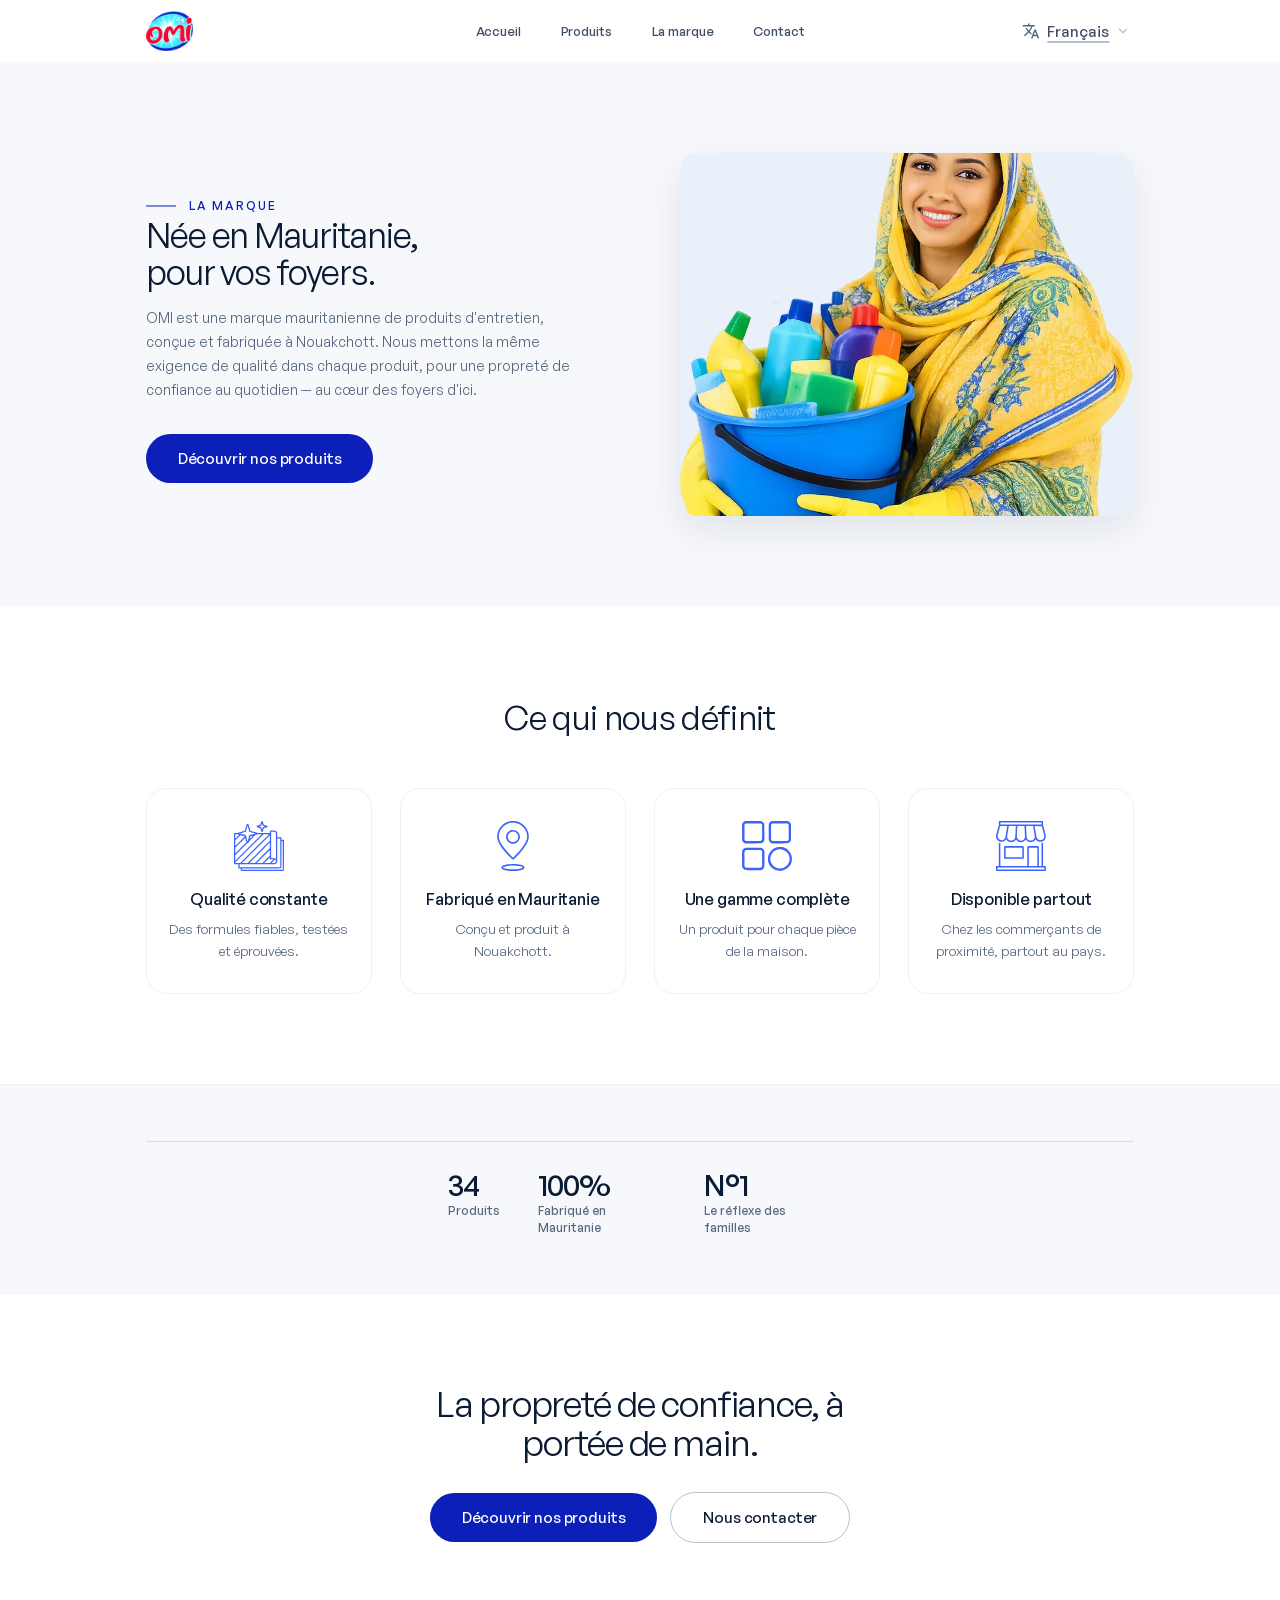
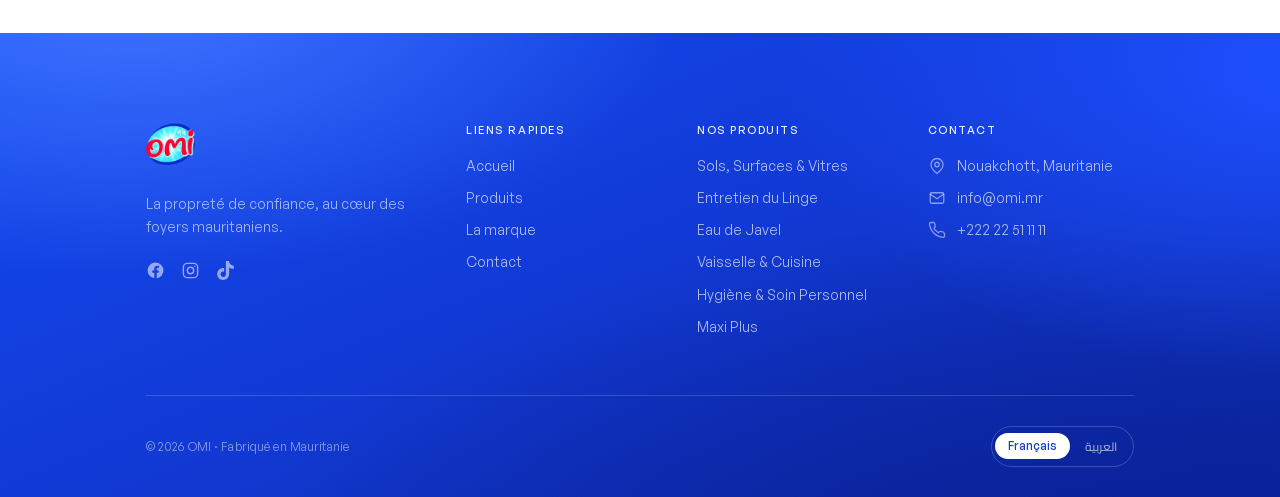
<file: marque.html>
<!DOCTYPE html>
<html lang="fr">
<head>
<meta charset="utf-8">
<meta name="viewport" content="width=device-width, initial-scale=1">
<title>OMI — La marque</title>
<!-- Fonts self-hosted (@font-face in styles.css). Cairo (Arabic) is subset by
     unicode-range and only downloads once AR is selected. Removed the old
     render-blocking Google Fonts request. -->
<link rel="preload" href="assets/fonts/general-sans-500.woff2?v=156" as="font" type="font/woff2" crossorigin>
<link rel="preload" href="assets/fonts/general-sans-600.woff2?v=156" as="font" type="font/woff2" crossorigin>
<link rel="stylesheet" href="styles.css?v=156">
</head>
<body>

<!-- ================= NAVBAR ================= -->
<header class="site-header"><div class="wrap">
  <nav class="nav">
    <a href="index.html" class="nav-logo" aria-label="OMI"><img src="assets/omi-logo-transparent.webp" alt="OMI" width="240" height="203" style="height:40px;width:auto;display:block"></a>
    <div class="nav-links" id="nav-links">
      <a href="index.html"><span class="fr">Accueil</span><span class="ar">الرئيسية</span></a>
      <a href="index.html#cats"><span class="fr">Produits</span><span class="ar">المنتجات</span></a>
      <a href="marque.html" aria-current="page"><span class="fr">La marque</span><span class="ar">العلامة</span></a>
      <a href="contact.html"><span class="fr">Contact</span><span class="ar">اتصل بنا</span></a>
    </div>
    <div class="nav-right">
      <div class="lang" id="lang">
        <button class="lang-trigger" onclick="toggleLang(event)" aria-haspopup="true" aria-expanded="false">
          <svg class="globe" width="18" height="18" viewBox="0 0 24 24" fill="currentColor"><path d="M12.87 15.07l-2.54-2.51.03-.03A17.5 17.5 0 0 0 14.07 6H17V4h-7V2H8v2H1v2h11.17A15 15 0 0 1 9 11.35 15.3 15.3 0 0 1 6.69 8h-2A17 17 0 0 0 7.66 12.56L2.58 17.58 4 19l5-5 3.11 3.11.76-2.04zM18.5 10h-2L12 22h2l1.12-3h4.75L21 22h2l-4.5-12zm-2.62 7l1.62-4.33L19.12 17h-3.24z"/></svg>
          <span id="langLabel">Français</span>
          <svg class="chev" width="14" height="14" viewBox="0 0 24 24" fill="none" stroke="currentColor" stroke-width="2.4" stroke-linecap="round" stroke-linejoin="round"><path d="m6 9 6 6 6-6"/></svg>
        </button>
        <div class="lang-menu" role="menu">
          <button class="lang-opt on" id="opt-fr" onclick="setLang('fr')" role="menuitem">Français</button>
          <button class="lang-opt" id="opt-ar" onclick="setLang('ar')" role="menuitem">العربية</button>
        </div>
      </div>
      <button class="nav-toggle" id="navToggle" aria-label="Menu" aria-expanded="false" aria-controls="nav-links" onclick="toggleMenu(event)"><span></span><span></span><span></span></button>
    </div>
  </nav>
</div></header>

<!-- ================= BRAND HERO (reuses .showcase) ================= -->
<section class="showcase"><div class="wrap">
  <div class="showcase-grid">
    <div>
      <span class="eyebrow"><span class="fr">La marque</span><span class="ar">العلامة</span></span>
      <h2>
        <span class="fr">Née en Mauritanie,<br>pour vos foyers.</span>
        <span class="ar">وُلدت في موريتانيا،<br>من أجل بيوتكم.</span>
      </h2>
      <p class="body">
        <span class="fr">OMI est une marque mauritanienne de produits d'entretien, conçue et fabriquée à Nouakchott. Nous mettons la même exigence de qualité dans chaque produit, pour une propreté de confiance au quotidien — au cœur des foyers d'ici.</span>
        <span class="ar">أومي علامة موريتانية لمنتجات التنظيف، مصمّمة ومصنوعة في نواكشوط. نضع المعيار نفسه من الجودة في كل منتج، من أجل نظافة موثوقة كل يوم — في قلب بيوت بلدنا.</span>
      </p>
      <div class="marque-cta-row">
        <a href="index.html#cats" class="marque-btn"><span class="fr">Découvrir nos produits</span><span class="ar">اكتشف منتجاتنا</span></a>
      </div>
    </div>
    <div class="showcase-photo">
      <img src="assets/woman-bucket.webp" alt="Femme mauritanienne tenant un seau de produits OMI" width="757" height="900" decoding="async">
    </div>
  </div>
</div></section>

<!-- ================= VALUES ================= -->
<section class="marque-values"><div class="wrap">
  <div class="marque-values-head">
    <h2><span class="fr">Ce qui nous définit</span><span class="ar">ما يميّزنا</span></h2>
  </div>
  <div class="marque-values-grid">
    <div class="marque-value">
      <span class="trust-icon ti-quality" role="img" aria-label="Qualité constante"></span>
      <h3><span class="fr">Qualité constante</span><span class="ar">جودة ثابتة</span></h3>
      <p><span class="fr">Des formules fiables, testées et éprouvées.</span><span class="ar">تركيبات موثوقة، مُختبرة ومجرّبة.</span></p>
    </div>
    <div class="marque-value">
      <span class="trust-icon ti-made" role="img" aria-label="Fabriqué en Mauritanie"></span>
      <h3><span class="fr">Fabriqué en Mauritanie</span><span class="ar">صناعة موريتانية</span></h3>
      <p><span class="fr">Conçu et produit à Nouakchott.</span><span class="ar">مصمّم ومُنتَج في نواكشوط.</span></p>
    </div>
    <div class="marque-value">
      <span class="trust-icon ti-range" role="img" aria-label="Une gamme complète"></span>
      <h3><span class="fr">Une gamme complète</span><span class="ar">تشكيلة متكاملة</span></h3>
      <p><span class="fr">Un produit pour chaque pièce de la maison.</span><span class="ar">منتج لكل غرفة في المنزل.</span></p>
    </div>
    <div class="marque-value">
      <span class="trust-icon ti-avail" role="img" aria-label="Disponible partout"></span>
      <h3><span class="fr">Disponible partout</span><span class="ar">متوفّر في كل مكان</span></h3>
      <p><span class="fr">Chez les commerçants de proximité, partout au pays.</span><span class="ar">لدى تجار الأحياء، في كل أنحاء البلاد.</span></p>
    </div>
  </div>
</div></section>

<!-- ================= STATS ================= -->
<section class="marque-stats"><div class="wrap">
  <div class="brand-stats">
    <div class="stat">
      <span class="stat-num" id="statCount">34</span>
      <span class="stat-label"><span class="fr">Produits</span><span class="ar">منتج</span></span>
    </div>
    <div class="stat">
      <span class="stat-num">100%</span>
      <span class="stat-label"><span class="fr">Fabriqué en Mauritanie</span><span class="ar">صناعة موريتانية</span></span>
    </div>
    <div class="stat">
      <span class="stat-num">N°1</span>
      <span class="stat-label"><span class="fr">Le réflexe des familles</span><span class="ar">خيار العائلات</span></span>
    </div>
  </div>
</div></section>

<!-- ================= CLOSING CTA ================= -->
<section class="marque-cta"><div class="wrap">
  <h2><span class="fr">La propreté de confiance, à portée de main.</span><span class="ar">نظافة موثوقة، في متناول اليد.</span></h2>
  <div class="marque-cta-row">
    <a href="index.html#cats" class="marque-btn"><span class="fr">Découvrir nos produits</span><span class="ar">اكتشف منتجاتنا</span></a>
    <a href="contact.html" class="marque-btn-ghost"><span class="fr">Nous contacter</span><span class="ar">اتصل بنا</span></a>
  </div>
</div></section>

<!-- ================= FOOTER ================= -->
<footer class="footer"><div class="wrap">
  <div class="foot-main">

    <div class="foot-brand">
      <a href="index.html" class="foot-logo" aria-label="OMI"><img src="assets/omi-logo-transparent.webp" alt="OMI" width="240" height="203" loading="lazy"></a>
      <p class="foot-tag"><span class="fr">La propreté de confiance, au cœur des foyers mauritaniens.</span><span class="ar">نظافة موثوقة، في قلب البيوت الموريتانية.</span></p>
      <div class="foot-social">
        <a href="https://web.facebook.com/profile.php?id=61557716205802&amp;mibextid=LQQJ4d&amp;_rdc=1&amp;_rdr" target="_blank" rel="noopener noreferrer" aria-label="Facebook"><svg viewBox="0 0 24 24" fill="currentColor"><path d="M22 12a10 10 0 1 0-11.56 9.88v-6.99H7.9V12h2.54V9.8c0-2.5 1.49-3.89 3.77-3.89 1.09 0 2.24.2 2.24.2v2.46h-1.26c-1.24 0-1.63.77-1.63 1.56V12h2.78l-.45 2.89h-2.33v6.99A10 10 0 0 0 22 12z"/></svg></a>
        <a href="https://www.instagram.com/omiibdaemr" target="_blank" rel="noopener noreferrer" aria-label="Instagram"><svg viewBox="0 0 24 24" fill="none" stroke="currentColor" stroke-width="1.8"><rect x="3" y="3" width="18" height="18" rx="5"/><circle cx="12" cy="12" r="4"/><circle cx="17.4" cy="6.6" r="1" fill="currentColor" stroke="none"/></svg></a>
        <a href="https://www.tiktok.com/@omirim1" target="_blank" rel="noopener noreferrer" aria-label="TikTok"><svg viewBox="0 0 24 24" fill="currentColor"><path d="M12.525.02c1.31-.02 2.61-.01 3.91-.02.08 1.53.63 3.09 1.75 4.17 1.12 1.11 2.7 1.62 4.24 1.79v4.03c-1.44-.05-2.89-.35-4.2-.97-.57-.26-1.1-.59-1.62-.93-.01 2.92.01 5.84-.02 8.75-.08 1.4-.54 2.79-1.35 3.94-1.31 1.92-3.58 3.17-5.91 3.21-1.43.08-2.86-.31-4.08-1.03-2.02-1.19-3.44-3.37-3.65-5.71-.02-.5-.03-1-.01-1.49.18-1.9 1.12-3.72 2.58-4.96 1.66-1.44 3.98-2.13 6.15-1.72.02 1.48-.04 2.96-.04 4.44-.99-.32-2.15-.23-3.02.37-.63.41-1.11 1.04-1.36 1.75-.21.51-.15 1.07-.14 1.61.24 1.64 1.82 3.02 3.5 2.87 1.12-.01 2.19-.66 2.77-1.61.19-.33.4-.67.41-1.06.1-1.79.06-3.57.07-5.36.01-4.03-.01-8.05.02-12.07z"/></svg></a>
      </div>
    </div>

    <div class="foot-col">
      <h4><span class="fr">Liens rapides</span><span class="ar">روابط سريعة</span></h4>
      <ul>
        <li><a href="index.html"><span class="fr">Accueil</span><span class="ar">الرئيسية</span></a></li>
        <li><a href="index.html#cats"><span class="fr">Produits</span><span class="ar">المنتجات</span></a></li>
        <li><a href="marque.html"><span class="fr">La marque</span><span class="ar">العلامة</span></a></li>
        <li><a href="contact.html"><span class="fr">Contact</span><span class="ar">اتصل بنا</span></a></li>
      </ul>
    </div>

    <div class="foot-col">
      <h4><span class="fr">Nos produits</span><span class="ar">منتجاتنا</span></h4>
      <ul>
        <li><a href="categorie.html?cat=sols-surfaces-vitres"><span class="fr">Sols, Surfaces &amp; Vitres</span><span class="ar">الأرضيات والأسطح والزجاج</span></a></li>
        <li><a href="categorie.html?cat=entretien-du-linge"><span class="fr">Entretien du Linge</span><span class="ar">العناية بالملابس</span></a></li>
        <li><a href="categorie.html?cat=javel"><span class="fr">Eau de Javel</span><span class="ar">ماء جافيل</span></a></li>
        <li><a href="categorie.html?cat=vaisselle-cuisine"><span class="fr">Vaisselle &amp; Cuisine</span><span class="ar">الأواني والمطبخ</span></a></li>
        <li><a href="categorie.html?cat=hygiene-soin-personnel"><span class="fr">Hygiène &amp; Soin Personnel</span><span class="ar">النظافة والعناية الشخصية</span></a></li>
        <li><a href="categorie.html?cat=maxiplus"><span class="fr">Maxi Plus</span><span class="ar">ماكسي بلس</span></a></li>
      </ul>
    </div>

    <div class="foot-col foot-col-contact">
      <h4><span class="fr">Contact</span><span class="ar">اتصل بنا</span></h4>
      <ul>
        <li class="foot-ci">
          <span class="foot-ci-ic"><svg viewBox="0 0 24 24" fill="none" stroke="currentColor" stroke-width="1.7" stroke-linecap="round" stroke-linejoin="round"><path d="M20 10c0 6-8 12-8 12s-8-6-8-12a8 8 0 0 1 16 0z"/><circle cx="12" cy="10" r="3"/></svg></span>
          <span class="fr">Nouakchott, Mauritanie</span><span class="ar">نواكشوط، موريتانيا</span>
        </li>
        <li class="foot-ci">
          <span class="foot-ci-ic"><svg viewBox="0 0 24 24" fill="none" stroke="currentColor" stroke-width="1.7" stroke-linecap="round" stroke-linejoin="round"><rect x="3" y="5" width="18" height="14" rx="2"/><path d="m3 7 9 6 9-6"/></svg></span>
          <a href="mailto:info@omi.mr" dir="ltr">info@omi.mr</a>
        </li>
        <li class="foot-ci">
          <span class="foot-ci-ic"><svg viewBox="0 0 24 24" fill="none" stroke="currentColor" stroke-width="1.7" stroke-linecap="round" stroke-linejoin="round"><path d="M22 16.9v3a2 2 0 0 1-2.2 2 19.8 19.8 0 0 1-8.6-3.1 19.5 19.5 0 0 1-6-6A19.8 19.8 0 0 1 2 4.2 2 2 0 0 1 4 2h3a2 2 0 0 1 2 1.7c.1.9.3 1.8.6 2.6a2 2 0 0 1-.5 2.1L8 9.6a16 16 0 0 0 6 6l1.2-1.1a2 2 0 0 1 2.1-.5c.8.3 1.7.5 2.6.6a2 2 0 0 1 1.7 2z"/></svg></span>
          <a href="tel:+22222511111" dir="ltr">+222 22 51 11 11</a>
        </li>
      </ul>
    </div>

  </div>

  <div class="foot-bar">
    <p class="foot-copy"><span class="fr">© 2026 OMI · Fabriqué en Mauritanie</span><span class="ar">© 2026 أومي · صناعة موريتانية</span></p>
    <div class="foot-bar-right">
      <div class="foot-lang">
        <button id="foot-fr" class="on" onclick="setLang('fr')">Français</button>
        <button id="foot-ar" onclick="setLang('ar')">العربية</button>
      </div>
    </div>
  </div>
</div></footer>

<script src="data.js?v=156"></script>
<script src="app.js?v=156"></script>
<script>
  /* keep the "Produits" stat in sync with the live catalogue */
  (function () {
    var el = document.getElementById("statCount");
    var d = window.OMI_DATA;
    if (el && d && d.categories) {
      var cp = function (c) { return c.groups ? c.groups.flatMap(function (g) { return g.products; }) : c.products; };
      el.textContent = d.categories.reduce(function (n, c) {
        return n + cp(c).reduce(function (m, p) { return m + p.variants.length; }, 0);
      }, 0);
    }
  })();
</script>
</body>
</html>
</file>
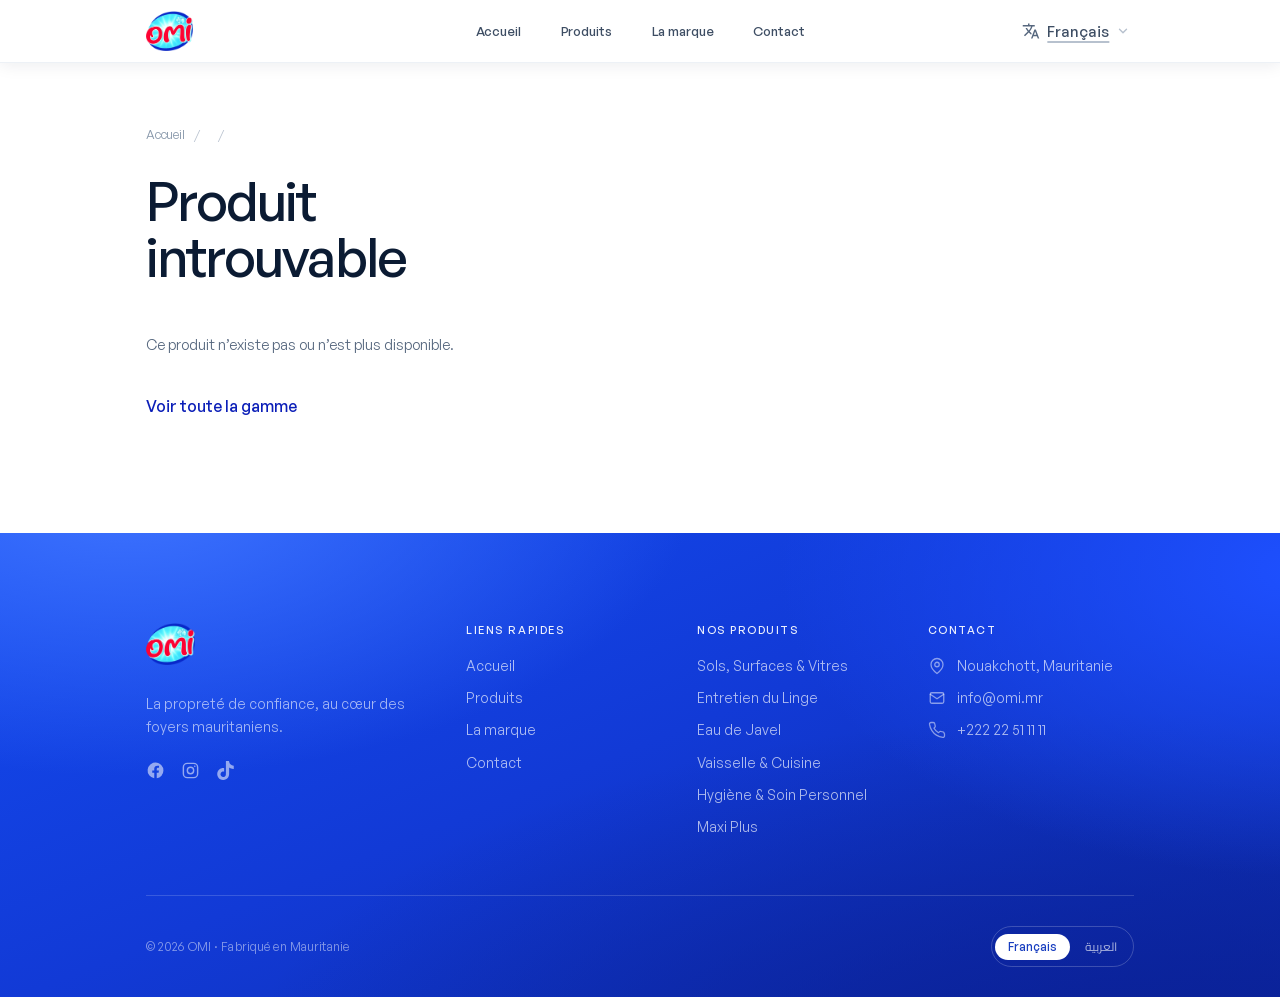
<file: produit.html>
<!DOCTYPE html>
<html lang="fr">
<head>
<meta charset="utf-8">
<meta name="viewport" content="width=device-width, initial-scale=1">
<title>OMI — Produit</title>
<!-- Fonts self-hosted (@font-face in styles.css). Cairo (Arabic) is subset by
     unicode-range and only downloads once AR is selected. No render-blocking
     third-party requests. -->
<link rel="preload" href="assets/fonts/general-sans-500.woff2?v=148" as="font" type="font/woff2" crossorigin>
<link rel="preload" href="assets/fonts/general-sans-600.woff2?v=148" as="font" type="font/woff2" crossorigin>
<link rel="stylesheet" href="styles.css?v=148">
</head>
<body class="page-pdp">

<!-- ================= NAVBAR ================= -->
<header class="site-header"><div class="wrap">
  <nav class="nav">
    <a href="index.html" class="nav-logo" aria-label="OMI"><img src="assets/omi-logo-transparent.webp" alt="OMI" width="240" height="203" style="height:40px;width:auto;display:block"></a>
    <div class="nav-links" id="nav-links">
      <a href="index.html"><span class="fr">Accueil</span><span class="ar">الرئيسية</span></a>
      <a href="index.html#cats"><span class="fr">Produits</span><span class="ar">المنتجات</span></a>
      <a href="marque.html"><span class="fr">La marque</span><span class="ar">العلامة</span></a>
      <a href="contact.html"><span class="fr">Contact</span><span class="ar">اتصل بنا</span></a>
    </div>
    <div class="nav-right">
      <div class="lang" id="lang">
        <button class="lang-trigger" onclick="toggleLang(event)" aria-haspopup="true" aria-expanded="false">
          <svg class="globe" width="18" height="18" viewBox="0 0 24 24" fill="currentColor"><path d="M12.87 15.07l-2.54-2.51.03-.03A17.5 17.5 0 0 0 14.07 6H17V4h-7V2H8v2H1v2h11.17A15 15 0 0 1 9 11.35 15.3 15.3 0 0 1 6.69 8h-2A17 17 0 0 0 7.66 12.56L2.58 17.58 4 19l5-5 3.11 3.11.76-2.04zM18.5 10h-2L12 22h2l1.12-3h4.75L21 22h2l-4.5-12zm-2.62 7l1.62-4.33L19.12 17h-3.24z"/></svg>
          <span id="langLabel">Français</span>
          <svg class="chev" width="14" height="14" viewBox="0 0 24 24" fill="none" stroke="currentColor" stroke-width="2.4" stroke-linecap="round" stroke-linejoin="round"><path d="m6 9 6 6 6-6"/></svg>
        </button>
        <div class="lang-menu" role="menu">
          <button class="lang-opt on" id="opt-fr" onclick="setLang('fr')" role="menuitem">Français</button>
          <button class="lang-opt" id="opt-ar" onclick="setLang('ar')" role="menuitem">العربية</button>
        </div>
      </div>
      <button class="nav-toggle" id="navToggle" aria-label="Menu" aria-expanded="false" aria-controls="nav-links" onclick="toggleMenu(event)"><span></span><span></span><span></span></button>
    </div>
  </nav>
</div></header>

<!-- ================= PRODUCT (filled by product.js from ?p=<slug>) ========= -->
<main class="pdp" id="pdp">
  <!-- Hero: copy left, product photo floating on white (smaller) right. -->
  <div class="wrap pdp-top">
    <!-- head / media / body split so desktop is 2-col but mobile stacks in
         Dettol order: breadcrumb + title, then photo, then desc + selectors -->
    <div class="pdp-hero">
      <div class="pdp-head">
        <nav class="pdp-crumbs" aria-label="Fil d'Ariane">
          <a href="index.html"><span class="fr">Accueil</span><span class="ar">الرئيسية</span></a>
          <span class="pdp-crumb-sep" aria-hidden="true">/</span>
          <a id="crumbCat" href="categorie.html"></a>
          <span class="pdp-crumb-sep" aria-hidden="true">/</span>
          <span id="crumbProd" aria-current="page"></span>
        </nav>
        <h1 id="pdpTitle"></h1>
      </div>

      <div class="pdp-media">
        <div class="pdp-kitchen" id="pdpKitchen" aria-hidden="true"></div>
        <div class="pdp-photo" id="pdpPhoto"></div>
      </div>

      <div class="pdp-body">
        <p class="pdp-desc" id="pdpDesc"></p>
        <div class="pdp-axes" id="pdpAxes"></div>
      </div>
    </div>
  </div>

  <!-- Sections below, filled by product.js from data.js; hidden until they
       have data. (Callout / Safety / Did-you-know were removed.) -->
  <section class="psec pfeatures" id="pFeatures" hidden></section>
  <section class="psec phow"      id="pHow"      hidden></section>
  <section class="psec prelated"  id="pRelated"  hidden></section>
</main>

<!-- ================= FOOTER ================= -->
<footer class="footer"><div class="wrap">
  <div class="foot-main">

    <div class="foot-brand">
      <a href="index.html" class="foot-logo" aria-label="OMI"><img src="assets/omi-logo-transparent.webp" alt="OMI" width="240" height="203" loading="lazy"></a>
      <p class="foot-tag"><span class="fr">La propreté de confiance, au cœur des foyers mauritaniens.</span><span class="ar">نظافة موثوقة، في قلب البيوت الموريتانية.</span></p>
      <div class="foot-social">
        <a href="https://web.facebook.com/profile.php?id=61557716205802&amp;mibextid=LQQJ4d&amp;_rdc=1&amp;_rdr" target="_blank" rel="noopener noreferrer" aria-label="Facebook"><svg viewBox="0 0 24 24" fill="currentColor"><path d="M22 12a10 10 0 1 0-11.56 9.88v-6.99H7.9V12h2.54V9.8c0-2.5 1.49-3.89 3.77-3.89 1.09 0 2.24.2 2.24.2v2.46h-1.26c-1.24 0-1.63.77-1.63 1.56V12h2.78l-.45 2.89h-2.33v6.99A10 10 0 0 0 22 12z"/></svg></a>
        <a href="https://www.instagram.com/omiibdaemr" target="_blank" rel="noopener noreferrer" aria-label="Instagram"><svg viewBox="0 0 24 24" fill="none" stroke="currentColor" stroke-width="1.8"><rect x="3" y="3" width="18" height="18" rx="5"/><circle cx="12" cy="12" r="4"/><circle cx="17.4" cy="6.6" r="1" fill="currentColor" stroke="none"/></svg></a>
        <a href="https://www.tiktok.com/@omirim1" target="_blank" rel="noopener noreferrer" aria-label="TikTok"><svg viewBox="0 0 24 24" fill="currentColor"><path d="M12.525.02c1.31-.02 2.61-.01 3.91-.02.08 1.53.63 3.09 1.75 4.17 1.12 1.11 2.7 1.62 4.24 1.79v4.03c-1.44-.05-2.89-.35-4.2-.97-.57-.26-1.1-.59-1.62-.93-.01 2.92.01 5.84-.02 8.75-.08 1.4-.54 2.79-1.35 3.94-1.31 1.92-3.58 3.17-5.91 3.21-1.43.08-2.86-.31-4.08-1.03-2.02-1.19-3.44-3.37-3.65-5.71-.02-.5-.03-1-.01-1.49.18-1.9 1.12-3.72 2.58-4.96 1.66-1.44 3.98-2.13 6.15-1.72.02 1.48-.04 2.96-.04 4.44-.99-.32-2.15-.23-3.02.37-.63.41-1.11 1.04-1.36 1.75-.21.51-.15 1.07-.14 1.61.24 1.64 1.82 3.02 3.5 2.87 1.12-.01 2.19-.66 2.77-1.61.19-.33.4-.67.41-1.06.1-1.79.06-3.57.07-5.36.01-4.03-.01-8.05.02-12.07z"/></svg></a>
      </div>
    </div>

    <div class="foot-col">
      <h4><span class="fr">Liens rapides</span><span class="ar">روابط سريعة</span></h4>
      <ul>
        <li><a href="index.html"><span class="fr">Accueil</span><span class="ar">الرئيسية</span></a></li>
        <li><a href="index.html#cats"><span class="fr">Produits</span><span class="ar">المنتجات</span></a></li>
        <li><a href="marque.html"><span class="fr">La marque</span><span class="ar">العلامة</span></a></li>
        <li><a href="contact.html"><span class="fr">Contact</span><span class="ar">اتصل بنا</span></a></li>
      </ul>
    </div>

    <div class="foot-col">
      <h4><span class="fr">Nos produits</span><span class="ar">منتجاتنا</span></h4>
      <ul>
        <li><a href="categorie.html?cat=sols-surfaces-vitres"><span class="fr">Sols, Surfaces &amp; Vitres</span><span class="ar">الأرضيات والأسطح والزجاج</span></a></li>
        <li><a href="categorie.html?cat=entretien-du-linge"><span class="fr">Entretien du Linge</span><span class="ar">العناية بالملابس</span></a></li>
        <li><a href="categorie.html?cat=javel"><span class="fr">Eau de Javel</span><span class="ar">ماء جافيل</span></a></li>
        <li><a href="categorie.html?cat=vaisselle-cuisine"><span class="fr">Vaisselle &amp; Cuisine</span><span class="ar">الأواني والمطبخ</span></a></li>
        <li><a href="categorie.html?cat=hygiene-soin-personnel"><span class="fr">Hygiène &amp; Soin Personnel</span><span class="ar">النظافة والعناية الشخصية</span></a></li>
        <li><a href="categorie.html?cat=maxiplus"><span class="fr">Maxi Plus</span><span class="ar">ماكسي بلس</span></a></li>
      </ul>
    </div>

    <div class="foot-col foot-col-contact">
      <h4><span class="fr">Contact</span><span class="ar">اتصل بنا</span></h4>
      <ul>
        <li class="foot-ci">
          <span class="foot-ci-ic"><svg viewBox="0 0 24 24" fill="none" stroke="currentColor" stroke-width="1.7" stroke-linecap="round" stroke-linejoin="round"><path d="M20 10c0 6-8 12-8 12s-8-6-8-12a8 8 0 0 1 16 0z"/><circle cx="12" cy="10" r="3"/></svg></span>
          <span class="fr">Nouakchott, Mauritanie</span><span class="ar">نواكشوط، موريتانيا</span>
        </li>
        <li class="foot-ci">
          <span class="foot-ci-ic"><svg viewBox="0 0 24 24" fill="none" stroke="currentColor" stroke-width="1.7" stroke-linecap="round" stroke-linejoin="round"><rect x="3" y="5" width="18" height="14" rx="2"/><path d="m3 7 9 6 9-6"/></svg></span>
          <a href="mailto:info@omi.mr" dir="ltr">info@omi.mr</a>
        </li>
        <li class="foot-ci">
          <span class="foot-ci-ic"><svg viewBox="0 0 24 24" fill="none" stroke="currentColor" stroke-width="1.7" stroke-linecap="round" stroke-linejoin="round"><path d="M22 16.9v3a2 2 0 0 1-2.2 2 19.8 19.8 0 0 1-8.6-3.1 19.5 19.5 0 0 1-6-6A19.8 19.8 0 0 1 2 4.2 2 2 0 0 1 4 2h3a2 2 0 0 1 2 1.7c.1.9.3 1.8.6 2.6a2 2 0 0 1-.5 2.1L8 9.6a16 16 0 0 0 6 6l1.2-1.1a2 2 0 0 1 2.1-.5c.8.3 1.7.5 2.6.6a2 2 0 0 1 1.7 2z"/></svg></span>
          <a href="tel:+22222511111" dir="ltr">+222 22 51 11 11</a>
        </li>
      </ul>
    </div>

  </div>

  <div class="foot-bar">
    <p class="foot-copy"><span class="fr">© 2026 OMI · Fabriqué en Mauritanie</span><span class="ar">© 2026 أومي · صناعة موريتانية</span></p>
    <div class="foot-bar-right">
      <div class="foot-lang">
        <button id="foot-fr" class="on" onclick="setLang('fr')">Français</button>
        <button id="foot-ar" onclick="setLang('ar')">العربية</button>
      </div>
    </div>
  </div>
</div></footer>

<script src="data.js?v=148"></script>
<script src="app.js?v=148"></script>
<script src="product.js?v=148"></script>
</body>
</html>
</file>
<file: styles.css>
/* General Sans — self-hosted from our own domain (Fontshare CDN is unreliable
   on some networks). ?v query busts any stale/failed font cache. */
@font-face{font-family:'General Sans';src:url('assets/fonts/general-sans-400.woff2?v=156') format('woff2');font-weight:400;font-style:normal;font-display:swap}
@font-face{font-family:'General Sans';src:url('assets/fonts/general-sans-500.woff2?v=156') format('woff2');font-weight:500;font-style:normal;font-display:swap}
@font-face{font-family:'General Sans';src:url('assets/fonts/general-sans-600.woff2?v=156') format('woff2');font-weight:600;font-style:normal;font-display:swap}
@font-face{font-family:'General Sans';src:url('assets/fonts/general-sans-700.woff2?v=156') format('woff2');font-weight:700;font-style:normal;font-display:swap}

/* Cairo (Arabic) — self-hosted variable font, was a render-blocking Google Fonts
   request on every page (including FR, which never uses it). 3 subset files;
   font-weight range 400 700 = the weights we actually use. */
@font-face{font-family:'Cairo';src:url('assets/fonts/cairo-arabic.woff2?v=156') format('woff2');font-weight:400 700;font-style:normal;font-display:swap;unicode-range:U+0600-06FF,U+0750-077F,U+0870-088E,U+0890-0891,U+0897-08E1,U+08E3-08FF,U+200C-200E,U+2010-2011,U+204F,U+2E41,U+FB50-FDFF,U+FE70-FE74,U+FE76-FEFC,U+102E0-102FB,U+10E60-10E7E,U+10EC2-10EC4,U+10EFC-10EFF,U+1EE00-1EE03,U+1EE05-1EE1F,U+1EE21-1EE22,U+1EE24,U+1EE27,U+1EE29-1EE32,U+1EE34-1EE37,U+1EE39,U+1EE3B,U+1EE42,U+1EE47,U+1EE49,U+1EE4B,U+1EE4D-1EE4F,U+1EE51-1EE52,U+1EE54,U+1EE57,U+1EE59,U+1EE5B,U+1EE5D,U+1EE5F,U+1EE61-1EE62,U+1EE64,U+1EE67-1EE6A,U+1EE6C-1EE72,U+1EE74-1EE77,U+1EE79-1EE7C,U+1EE7E,U+1EE80-1EE89,U+1EE8B-1EE9B,U+1EEA1-1EEA3,U+1EEA5-1EEA9,U+1EEAB-1EEBB,U+1EEF0-1EEF1}
@font-face{font-family:'Cairo';src:url('assets/fonts/cairo-latin.woff2?v=156') format('woff2');font-weight:400 700;font-style:normal;font-display:swap;unicode-range:U+0000-00FF,U+0131,U+0152-0153,U+02BB-02BC,U+02C6,U+02DA,U+02DC,U+0304,U+0308,U+0329,U+2000-206F,U+20AC,U+2122,U+2191,U+2193,U+2212,U+2215,U+FEFF,U+FFFD}
@font-face{font-family:'Cairo';src:url('assets/fonts/cairo-latin-ext.woff2?v=156') format('woff2');font-weight:400 700;font-style:normal;font-display:swap;unicode-range:U+0100-02BA,U+02BD-02C5,U+02C7-02CC,U+02CE-02D7,U+02DD-02FF,U+0304,U+0308,U+0329,U+1D00-1DBF,U+1E00-1E9F,U+1EF2-1EFF,U+2020,U+20A0-20AB,U+20AD-20C0,U+2113,U+2C60-2C7F,U+A720-A7FF}

:root{
  --ink-900:#0B1B33; --ink-700:#2F415A; --ink-600:#3d4d63; --ink-500:#56677E;
  --ink-400:#8595a8; --ink-300:#B7C1CE; --ink-200:#D6DEE8; --ink-100:#EDF1F6; --ink-50:#F6F8FB;
  --omi-navy:#0C1FB8; --omi-red:#ED0334; --omi-cyan:#17B7E6; --omi-cyan-deep:#0E8FC4;
  --font:'Cairo',system-ui,'Segoe UI',sans-serif;
  --font-display:'General Sans','Cairo',system-ui,sans-serif;
  --radius-sm:8px; --radius-md:14px; --radius-lg:20px; --radius-pill:999px;
  --shadow-sm:0 2px 10px rgba(11,27,51,.06);
  --shadow-md:0 12px 30px rgba(11,27,51,.10);
  --shadow-lg:0 20px 50px rgba(11,27,51,.12);
  --dur-fast:140ms; --dur-base:240ms; --ease-out:cubic-bezier(.22,.61,.36,1);
  --nav-h:62px;
  /* consistent vertical rhythm between sections */
  --sec:clamp(64px,7vw,108px);
}
*{box-sizing:border-box;-webkit-tap-highlight-color:transparent}
html{scroll-behavior:smooth;overflow-x:hidden}
body{margin:0;padding-top:var(--nav-h);font-family:var(--font);color:var(--ink-700);background:#fff;-webkit-font-smoothing:antialiased;overflow-x:hidden}
.wrap{max-width:1520px;margin:0 auto;padding:0 clamp(24px,11.38vw,173px)}
a{text-decoration:none;color:var(--omi-navy)}
a:hover{color:var(--omi-cyan-deep)}
.ar{display:none}
[dir="rtl"] .fr{display:none}
[dir="rtl"] .ar{display:inline}

/* ================= NAVBAR ================= */
.site-header{position:fixed;top:0;left:0;right:0;z-index:100;background:rgba(255,255,255,.55);backdrop-filter:blur(12px) saturate(1.4);-webkit-backdrop-filter:blur(12px) saturate(1.4);border-bottom:1px solid transparent;transform:translateY(0);transition:transform .45s cubic-bezier(.16,1,.3,1),background .35s,border-color .35s,box-shadow .35s}
.site-header.hide{transform:translateY(-100%)}
.site-header.scrolled{background:rgba(255,255,255,.82);border-bottom-color:var(--ink-100);box-shadow:var(--shadow-sm)}
.nav{display:grid;grid-template-columns:1fr auto 1fr;align-items:center;height:var(--nav-h);gap:24px;direction:ltr}
/* Arabic: mirror the whole bar — logo to the right, lang + burger to the left.
   justify-self start/end are logical, so they follow automatically. */
[dir="rtl"] .nav{direction:rtl}
.nav-logo{justify-self:start;display:inline-flex}
.nav-links{justify-self:center;display:flex;gap:40px;align-items:center;font-family:var(--font-display);font-weight:500;font-size:13px;letter-spacing:-.01em}
[dir="rtl"] .nav-links{font-family:var(--font);font-weight:500;font-size:14px}
.nav-links a{color:var(--ink-600);transition:color var(--dur-fast) var(--ease-out)}
.nav-links a:hover{color:var(--omi-navy)}
.nav-m{display:none}                 /* rich drawer extras: mobile-only */
.nav-m-sub,.nav-m-caret{display:none}/* accordion parts: mobile-only */
html.nav-locked{overflow:hidden}     /* freeze the page while the drawer is open */
@keyframes navItemIn{from{opacity:0;transform:translateY(10px)}to{opacity:1;transform:none}}
.nav-right{justify-self:end;display:flex;align-items:center;gap:10px}
.lang{position:relative;font-family:var(--font-display)}
.lang-trigger{display:inline-flex;align-items:center;gap:7px;background:transparent;border:0;padding:8px 4px;cursor:pointer;font-family:inherit;font-weight:500;font-size:15px;color:var(--ink-600);transition:color var(--dur-fast) var(--ease-out)}
.lang-trigger:hover,.lang.open .lang-trigger{color:var(--ink-900)}
.lang-trigger #langLabel{text-decoration:underline;text-underline-offset:4px;text-decoration-thickness:1.5px;text-decoration-color:var(--ink-300)}
.lang-trigger:hover #langLabel{text-decoration-color:var(--omi-navy)}
.lang-trigger .globe{color:var(--ink-500);flex:none}
.lang-trigger .chev{color:var(--ink-300);transition:transform var(--dur-base) var(--ease-out)}
.lang.open .lang-trigger .chev{transform:rotate(180deg)}
.lang-menu{position:absolute;top:calc(100% + 12px);inset-inline-end:0;min-width:150px;background:#fff;border:1px solid var(--ink-100);border-radius:var(--radius-md);box-shadow:var(--shadow-lg);padding:5px;opacity:0;visibility:hidden;transform:translateY(-6px);transform-origin:top var(--menu-origin,right);transition:opacity var(--dur-base) var(--ease-out),transform var(--dur-base) var(--ease-out),visibility var(--dur-base)}
.lang.open .lang-menu{opacity:1;visibility:visible;transform:translateY(0)}
.lang-opt{display:flex;width:100%;align-items:center;padding:9px 12px;border:0;background:transparent;border-radius:var(--radius-sm);cursor:pointer;font-family:inherit;font-weight:500;font-size:14.5px;color:var(--ink-600);text-align:start;transition:background var(--dur-fast),color var(--dur-fast)}
.lang-opt:hover{background:var(--ink-50);color:var(--ink-900)}
.lang-opt.on{color:var(--ink-900);font-weight:500}
[dir="rtl"] .lang-menu{--menu-origin:left}
/* hamburger toggle — hidden on desktop, shown on mobile */
.nav-toggle{display:none;position:relative;width:40px;height:40px;flex:none;border:0;background:transparent;
  cursor:pointer;padding:0;align-items:center;justify-content:center}
.nav-toggle span{position:absolute;left:9px;right:9px;height:2px;border-radius:2px;background:var(--ink-700);
  transition:transform var(--dur-base) var(--ease-out),opacity var(--dur-fast) var(--ease-out)}
.nav-toggle span:nth-child(1){top:13px}
.nav-toggle span:nth-child(2){top:19px}
.nav-toggle span:nth-child(3){top:25px}
.site-header.menu-open .nav-toggle span:nth-child(1){transform:translateY(6px) rotate(45deg)}
.site-header.menu-open .nav-toggle span:nth-child(2){opacity:0}
.site-header.menu-open .nav-toggle span:nth-child(3){transform:translateY(-6px) rotate(-45deg)}

/* ================= HERO (single continuous canvas — blue dissolves into white) ================= */
.hero{position:relative;display:grid;grid-template-columns:1fr 1fr;direction:ltr;
  min-height:clamp(420px,56vh,600px)}

/* left: premium royal-blue copy panel */
.hero-copy{position:relative;overflow:hidden;display:flex;flex-direction:column;justify-content:center;
  background-color:#173DBF;
  background-image:
    radial-gradient(46% 52% at 16% 20%, #3A78FF 0%, rgba(58,120,255,0) 62%),
    radial-gradient(50% 55% at 86% 14%, #2E63FF 0%, rgba(46,99,255,0) 60%),
    radial-gradient(55% 58% at 78% 82%, #0B1FA8 0%, rgba(11,31,168,0) 58%),
    radial-gradient(48% 50% at 26% 88%, #1E4DFF 0%, rgba(30,77,255,0) 60%),
    radial-gradient(40% 44% at 98% 52%, #5A90FF 0%, rgba(90,144,255,0) 55%),
    linear-gradient(150deg,#0F3FE6 0%,#173DBF 100%);
  color:#fff;
  padding-top:clamp(56px,7vw,76px);padding-bottom:clamp(56px,7vw,76px);
  padding-right:clamp(40px,4vw,72px);
  padding-left:calc(max((100vw - 1520px) / 2, 0px) + clamp(24px,11.38vw,173px))}
[dir="rtl"] .hero-copy{direction:rtl;text-align:right}
/* Arabic: mirror the two panels — copy on the right, photo on the left.
   (.hero forces direction:ltr, so RTL has to opt back in.) */
[dir="rtl"] .hero{direction:rtl}
@media(min-width:1024px){
  /* mirror the copy panel's asymmetric gutter so the text still lines up
     with the site's content edge, now on the right */
  [dir="rtl"] .hero-copy{
    padding-right:calc(max((100vw - 1520px) / 2, 0px) + clamp(24px,11.38vw,173px));
    padding-left:clamp(40px,4vw,72px)}
  /* mirror the photo crop to keep the same composition after the flip */
  [dir="rtl"] .hero-photo{object-position:36% center}
}
@media(max-width:1023px){
  /* stacked layout: keep the copy centred like the French version */
  [dir="rtl"] .hero-copy{text-align:center}
}
/* soft light bloom behind headline */
.hero-copy::before{content:"";position:absolute;inset:0;pointer-events:none;z-index:0;
  background:
    radial-gradient(58% 48% at 30% 34%, rgba(150,185,255,.28) 0%, rgba(150,185,255,0) 60%),
    radial-gradient(120% 120% at 88% 96%, rgba(4,17,92,.42) 0%, rgba(4,17,92,0) 55%)}
/* ambient vignette + fine grain */
.hero-copy::after{content:"";position:absolute;inset:0;pointer-events:none;z-index:1;
  background-image:
    radial-gradient(130% 130% at 50% 50%, rgba(0,0,0,0) 62%, rgba(3,13,74,.30) 100%),
    url("data:image/svg+xml,%3Csvg xmlns='http://www.w3.org/2000/svg' width='140' height='140'%3E%3Cfilter id='n'%3E%3CfeTurbulence type='fractalNoise' baseFrequency='0.9' numOctaves='2' stitchTiles='stitch'/%3E%3C/filter%3E%3Crect width='100%25' height='100%25' filter='url(%23n)' opacity='0.5'/%3E%3C/svg%3E");
  background-size:auto, 140px 140px;
  mix-blend-mode:soft-light;opacity:.5}
.hero-copy .inner{position:relative;z-index:3;width:100%;max-width:440px;display:flex;flex-direction:column}
.hero-copy .hero-actions{margin-top:clamp(30px,3.2vw,40px)}
.hero-copy h1{font-family:var(--font-display);font-weight:500;font-size:clamp(38px,3.6vw,54px);line-height:1.06;letter-spacing:-.028em;color:#fff;margin:0}
.hero-copy h1 .hl{color:#fff;opacity:.72;font-weight:400}
[dir="rtl"] .hero-copy h1{font-family:var(--font);font-weight:500;line-height:1.2;letter-spacing:-.01em}
.hero-copy .lead{font-family:var(--font-display);font-size:clamp(15px,.95vw,16.5px);font-weight:400;line-height:1.72;color:rgba(255,255,255,.72);margin:22px 0 0;max-width:400px}
[dir="rtl"] .hero-copy .lead{font-family:var(--font);margin-inline:0}
.btn{font-family:var(--font-display);font-weight:500;font-size:15.5px;letter-spacing:-.01em;white-space:nowrap;border-radius:9999px;cursor:pointer;border:0;padding:15px 40px;display:inline-flex;align-items:center;gap:11px;transition:transform .4s var(--ease-out),box-shadow .4s var(--ease-out)}
[dir="rtl"] .btn{font-family:var(--font)}
.btn:focus-visible{outline:3px solid rgba(255,255,255,.7);outline-offset:4px}
.btn-primary{background:#fff;color:#12369E;box-shadow:0 8px 22px rgba(4,12,74,.18);transition:transform .4s var(--ease-out),box-shadow .4s var(--ease-out),background-color .4s var(--ease-out),color .4s var(--ease-out)}
.btn-primary:hover{transform:translateY(-2px);background:#E7ECFF;color:#12369E;box-shadow:0 14px 32px rgba(4,12,74,.20)}
.btn svg{flex:none;display:block;transition:transform .4s var(--ease-out)}
.btn-primary:hover svg{transform:translateX(3px)}
[dir="rtl"] .btn svg{transform:scaleX(-1)}
[dir="rtl"] .btn-primary:hover svg{transform:scaleX(-1) translateX(3px)}

/* right: product photo */
.hero-visual{position:relative;overflow:hidden;background:var(--ink-50);display:flex;align-items:center;justify-content:center}
.hero-photo{width:100%;height:100%;object-fit:cover;object-position:64% center;display:block}
@media(prefers-reduced-motion:reduce){.site-header{transition:none}}

/* ================= TRUST STRIP =================
   Desktop/tablet: plain 4-up row, no scroll, no dots.
   Mobile: peek carousel — active card centred, a sliver of the next
   card visible at the edge, hard scroll-snap, dot indicators below. */
.trust{background:#fff}
.trust-inner{max-width:1280px;margin:0 auto;
  /* generous left/right gutters keep the row centred & compact, like MOO;
     gap under the hero, section below supplies the gap after it */
  padding:var(--sec) clamp(24px,8vw,170px) 0}
/* tighter columns on desktop (cards fill their cell) */
.trust-track{display:grid;grid-template-columns:repeat(4,1fr);gap:clamp(12px,1.6vw,22px)}
.trust-card{display:flex;flex-direction:column;align-items:center;text-align:center;
  flex:0 0 auto;scroll-snap-align:center;padding:0}
/* icon: filled traced SVG recoloured to the hero blue via mask; fixed
   square box so any icon sits consistently sized regardless of ratio */
.trust-icon{display:inline-block;width:80px;height:80px;flex:none;margin-bottom:28px;
  background:#1E4DFF;-webkit-mask:var(--ti) center/contain no-repeat;mask:var(--ti) center/contain no-repeat}
.ti-quality{--ti:url("assets/advanced.svg")}
.ti-made   {--ti:url("assets/location.svg")}
.ti-range  {--ti:url("assets/category.svg")}
.ti-avail  {--ti:url("assets/shopping-store.svg")}
/* calm, minimal title — medium weight, not heavy (MOO-style) */
.trust-card h3{font-family:var(--font-display);font-weight:500;font-size:16px;letter-spacing:-.01em;
  line-height:1.35;color:var(--ink-900);margin:0}
[dir="rtl"] .trust-card h3{font-family:var(--font);font-weight:500;font-size:17px}
.trust-card p{font-family:var(--font-display);font-size:13.5px;line-height:1.65;color:var(--ink-400);
  margin:8px 0 0;max-width:30ch}
[dir="rtl"] .trust-card p{font-family:var(--font);font-size:14.5px;line-height:1.8}
.trust-dots{display:none}
/* desktop keeps the same light, minimalist title weight as mobile */
@media(min-width:768px){
  .trust-card h3{font-weight:500}
  /* smaller, quieter icons so they don't dominate the row (MOO-style).
     Filled icons can't be "thinned" like a stroke, so we shrink them and
     soften the blue slightly to lower their visual weight. */
  .trust-icon{width:52px;height:52px;margin-bottom:22px;background:#3D63FF}
}

@media(max-width:767px){
  /* full-bleed track; card centred with the neighbours peeking at the edges */
  .trust-inner{padding-left:0;padding-right:0;padding-top:var(--sec);padding-bottom:0}
  .trust-icon{width:58px;height:58px;margin-bottom:20px}
  .trust-track{display:flex;flex-wrap:nowrap;overflow-x:auto;scroll-snap-type:x mandatory;
    scrollbar-width:none;gap:8px;padding-inline:17vw;scroll-padding-inline:17vw}
  .trust-track::-webkit-scrollbar{display:none}
  /* Centred snap: the active card is the focus; a generous ~15vw gutter on each
     side (minus the gap) means a real chunk of the neighbouring card — its icon
     and text, not just empty margin — peeks on both edges, same as the reference.
     scroll-snap-stop:always so a fast fling still lands on exactly one card. */
  .trust-card{flex:0 0 66vw;width:66vw;padding:0 2vw;scroll-snap-align:center;scroll-snap-stop:always}
  /* MOO-style measure: the text column is narrower than the card, so lines
     break early and the block reads as a tidy centred paragraph instead of
     running edge to edge. Applies to BOTH carousels (homepage + the category
     Caractéristiques). It's centred by the card's align-items:center.
     History: this was once capped at 23ch, which was too tight and made the
     peeking neighbour look blank — 27ch is the middle ground. */
  .trust-card p{max-width:27ch}
  [dir="rtl"] .trust-card p{max-width:24ch}
  .trust-dots{display:flex;justify-content:center;align-items:center;gap:5px;margin-top:26px}
  .trust-dot{width:22px;height:22px;flex:none;display:flex;align-items:center;justify-content:center;
    background:none;border:0;padding:0;cursor:pointer}
  .trust-dot::before{content:"";width:7px;height:7px;border-radius:50%;background:var(--ink-200);
    transition:background var(--dur-base) var(--ease-out),width var(--dur-base) var(--ease-out),border-radius var(--dur-base) var(--ease-out)}
  /* active dot: soft brand blue (not harsh navy) + gentle pill stretch */
  .trust-dot.on::before{background:#7C97C7;width:18px;border-radius:4px}
}

/* ================= SERVICES / CATEGORIES ================= */
.services{background:#fff;padding:var(--sec) 0 0}
.services h2{font-family:var(--font-display);font-weight:400;font-size:clamp(22px,2.2vw,30px);letter-spacing:-.02em;
  line-height:1.1;color:var(--ink-900);margin:0;max-width:none}
[dir="rtl"] .services h2{font-family:var(--font);font-weight:500;letter-spacing:-.005em;line-height:1.3}
.services-eyebrow{margin:clamp(12px,1.4vw,18px) 0 clamp(40px,5vw,60px)}
.services-eyebrow span{font-family:var(--font-display);font-weight:400;font-size:clamp(14.5px,1vw,16.5px);letter-spacing:-.005em;color:var(--ink-500)}
[dir="rtl"] .services-eyebrow span{font-family:var(--font);font-size:16px}
.services-grid{display:grid;grid-template-columns:1fr 1.12fr 1fr;gap:clamp(20px,2.2vw,30px);align-items:stretch}
.svc-col{display:flex;flex-direction:column;gap:clamp(20px,2.2vw,30px)}
.svc-center{position:relative;border-radius:22px;overflow:hidden;display:flex;align-items:flex-end;justify-content:center;
  background:linear-gradient(180deg,#EAF2FF 0%,#D9E7FF 100%);min-height:clamp(380px,40vw,480px)}
.svc-center img{position:relative;z-index:1;height:99%;width:auto;max-width:104%;object-fit:contain;object-position:bottom center;display:block}
.svc-card{position:relative;background:#EAF1FF;border-radius:18px;padding:clamp(26px,2.2vw,36px);
  display:flex;flex-direction:column;flex:1;
  transition:transform var(--dur-base) var(--ease-out),box-shadow var(--dur-base) var(--ease-out)}
.svc-card:hover{transform:translateY(-6px);box-shadow:0 20px 42px rgba(11,27,51,.12)}
/* per-category soft tinted card + matching icon colour */
.svc-card.c-blue    {background:#EAF1FF}
.svc-card.c-gold    {background:#FBF3DD}
.svc-card.c-green   {background:#E9F7EE}
.svc-card.c-lavender{background:#F1ECFB}
/* icons: real traced SVGs, recoloured via mask — no badge */
.svc-icon{width:46px;height:42px;flex:none;background:#1E5BE6;
  -webkit-mask:var(--ic) center/contain no-repeat;mask:var(--ic) center/contain no-repeat;
  margin-bottom:clamp(16px,1.8vw,22px);transition:transform var(--dur-base) var(--ease-out)}
.c-blue     .svc-icon{background:#1E5BE6}
.c-gold     .svc-icon{background:#C98A00}
.c-green    .svc-icon{background:#12A24E}
.c-lavender .svc-icon{background:#7A57C7}
.svc-card:hover .svc-icon{transform:translateY(-2px) scale(1.04)}
.ic-floor{--ic:url("assets/icon-floor.svg")}
.ic-linge{--ic:url("assets/icon-linge.svg")}
.ic-vaisselle{--ic:url("assets/icon-vaisselle.svg")}
.ic-hygiene{--ic:url("assets/icon-hygiene.svg")}
.svc-card h3{font-family:var(--font-display);font-weight:400;font-size:clamp(19px,1.5vw,23px);letter-spacing:-.02em;
  line-height:1.14;color:var(--ink-900);margin:0}
[dir="rtl"] .svc-card h3{font-family:var(--font);font-weight:400}
.svc-card p{font-family:var(--font-display);font-size:14.5px;line-height:1.6;color:var(--ink-500);margin:11px 0 0}
[dir="rtl"] .svc-card p{font-family:var(--font)}
/* "Découvrir" link — low-key, sentence case, arrow, per-card accent colour */
.svc-more{margin-top:clamp(16px,2vw,24px);align-self:flex-start;display:inline-flex;align-items:center;gap:6px;
  font-family:var(--font-display);font-weight:500;font-size:14px;letter-spacing:-.005em;
  text-decoration:none;color:var(--omi-navy);transition:opacity var(--dur-fast) var(--ease-out)}
[dir="rtl"] .svc-more{font-family:var(--font);font-size:15px}
.svc-more::after{content:"→";font-weight:500;transition:transform var(--dur-base) var(--ease-out)}
[dir="rtl"] .svc-more::after{content:"←"}
.svc-more:hover::after{transform:translateX(3px)}
[dir="rtl"] .svc-more:hover::after{transform:translateX(-3px)}
.svc-more:hover{opacity:.78}
/* each link takes a darker, saturated shade of its own card's tint */
.c-blue     .svc-more{color:#1B4FD0}
.c-gold     .svc-more{color:#9A6800}
.c-green    .svc-more{color:#0E7C3C}
.c-lavender .svc-more{color:#5C3EA6}
@media(max-width:1024px){
  .services-grid{grid-template-columns:1fr;max-width:640px;margin:0 auto}
  .svc-center{order:-1;min-height:clamp(360px,60vw,520px)}
  .svc-col{display:grid;grid-template-columns:1fr 1fr;gap:16px}
}
@media(max-width:767px){
  .svc-col{grid-template-columns:1fr}
  .svc-center{min-height:300px}
  .svc-center img{height:94%;max-width:84%}
  .svc-card{padding:24px}
}

/* colour dot reused by the category filter chips */
.qn-dot{width:11px;height:11px;border-radius:50%;flex:none;background:var(--d)}

/* ================= CATEGORY PAGE (categorie.html) =================
   Simple photo hero + centred category switcher + product grid.
   The grid/pills reuse the homepage components, so this page inherits
   every approved product-card and filter-pill style. */
/* short, minimal photo band with a full-width curved bottom edge (Dettol-style):
   a white SVG wave sits along the bottom and sweeps up toward the sides */
.cat-hero{position:relative;overflow:hidden;display:flex;align-items:center;justify-content:center;
  min-height:clamp(280px,32vw,400px);text-align:center;color:#fff}
.cat-hero-media{position:absolute;inset:0;z-index:0;background:#173DBF center/cover no-repeat}
/* one neutral scrim for every category — just enough to hold the white type,
   letting each banner's own colours come through */
.cat-hero::after{content:"";position:absolute;inset:0;z-index:1;pointer-events:none;
  background:linear-gradient(180deg,rgba(10,18,42,.30) 0%,rgba(10,18,42,.42) 58%,rgba(10,18,42,.10) 100%)}
/* the curve: white wave pinned to the bottom, stretched to any width */
.cat-hero::before{content:"";position:absolute;left:0;right:0;bottom:-1px;z-index:2;pointer-events:none;
  height:clamp(28px,3.6vw,58px);
  background:url("data:image/svg+xml,%3Csvg xmlns='http://www.w3.org/2000/svg' viewBox='0 0 1440 80' preserveAspectRatio='none'%3E%3Cpath d='M0,0 Q720,96 1440,0 L1440,80 L0,80 Z' fill='%23ffffff'/%3E%3C/svg%3E") bottom center/100% 100% no-repeat}
.cat-hero .wrap{position:relative;z-index:3}
/* crossfade the photo + copy when switching category */
.cat-hero-media,.cat-hero .wrap{transition:opacity .3s var(--ease-out)}
.cat-hero-media.cat-out,.cat-hero .wrap.cat-out{opacity:0}
/* breadcrumb overlaid at the top-start of the hero, light over the scrim */
.cat-crumbs{position:absolute;top:clamp(14px,2vw,22px);left:0;right:0;z-index:3;pointer-events:none}
.cat-crumbs .wrap{display:flex;flex-wrap:wrap;align-items:center;text-align:start;
  font-family:var(--font-display);font-weight:400;font-size:12.5px;letter-spacing:-.005em;color:rgba(255,255,255,.95)}
[dir="rtl"] .cat-crumbs .wrap{font-family:var(--font);font-size:13.5px}
.cat-crumbs a{pointer-events:auto;color:rgba(255,255,255,.7);transition:color var(--dur-fast) var(--ease-out)}
.cat-crumbs a:hover{color:#fff}
.cat-crumbs a::after{content:"›";margin:0 8px;color:rgba(255,255,255,.45)}
[dir="rtl"] .cat-crumbs a::after{content:"‹"}
.cat-crumbs #crumbCat{font-weight:500;color:#fff}
.cat-hero-eyebrow{display:inline-block;font-family:var(--font-display);font-weight:500;font-size:11px;
  letter-spacing:.15em;text-transform:uppercase;color:rgba(255,255,255,.7)}
[dir="rtl"] .cat-hero-eyebrow{font-family:var(--font);letter-spacing:0;text-transform:none;font-size:13.5px}
/* lighter, smaller title — minimal, not a heavy banner headline */
.cat-hero h1{font-family:var(--font-display);font-weight:500;font-size:clamp(24px,2.6vw,34px);
  letter-spacing:-.025em;line-height:1.12;color:#fff;margin:10px 0 0}
[dir="rtl"] .cat-hero h1{font-family:var(--font);font-weight:500;letter-spacing:-.005em;line-height:1.3}
.cat-hero p{font-family:var(--font-display);font-size:clamp(13.5px,.95vw,15px);font-weight:400;line-height:1.65;
  color:rgba(255,255,255,.78);margin:10px auto 0;max-width:52ch}
[dir="rtl"] .cat-hero p{font-family:var(--font);line-height:1.9}
/* switcher: minimal underline tabs (reference style), centred over a hairline
   that spans the content width. fit-content + auto margins centres the row and
   still lets it scroll from the start when the tabs overflow on small screens.
   Selectors are .cat-switch .tabs .tab so they outrank the homepage pill rules. */
/* one quiet intro line above the picker */
.cat-intro{background:#fff;padding:clamp(34px,4vw,54px) 0 0;text-align:center}
.cat-intro p{font-family:var(--font-display);font-size:clamp(14px,1vw,16px);font-weight:400;line-height:1.7;
  color:var(--ink-500);margin:0 auto;max-width:60ch}
[dir="rtl"] .cat-intro p{font-family:var(--font);line-height:1.95}
.cat-switch{background:#fff;padding:clamp(24px,2.8vw,34px) 0 clamp(26px,3vw,40px)}
.cat-switch .wrap{border-bottom:1px solid var(--ink-200)}
.cat-switch .tabs{width:fit-content;max-width:100%;margin:0 auto -1px;padding:0;gap:clamp(16px,2.1vw,32px)}
.cat-switch .tabs .tab{flex:none;position:relative;white-space:nowrap;
  background:none;border:0;border-radius:0;box-shadow:none;padding:0 2px 14px;
  font-family:var(--font-display);font-weight:500;font-size:clamp(14px,1.05vw,16px);letter-spacing:-.005em;
  color:var(--ink-500);transition:color var(--dur-base) var(--ease-out)}
[dir="rtl"] .cat-switch .tabs .tab{font-family:var(--font);font-weight:500;font-size:clamp(15px,1.1vw,17px)}
.cat-switch .tabs .tab:hover{background:none;border:0;color:var(--ink-900)}
.cat-switch .tabs .tab.on{background:none;border:0;color:var(--omi-navy);font-weight:500}
.cat-switch .tabs .tab.on::after{content:"";position:absolute;inset-inline:0;bottom:0;height:2.5px;
  background:var(--omi-navy);border-radius:2px}
/* faint underline hint on hovering an inactive tab */
.cat-switch .tabs .tab:not(.on):hover::after{content:"";position:absolute;inset-inline:0;bottom:0;
  height:2.5px;background:var(--ink-200);border-radius:2px}
/* Maxiplus logo tab sits inline with the text tabs */
.cat-switch .tabs .tab-logo{padding:0 2px 12px}
.cat-switch .tabs .tab-brand-solo{height:18px}
.cat-range{background:#fff;padding:clamp(18px,2.2vw,26px) 0 var(--sec)}
@media(min-width:768px){.cat-range .range-count{text-align:center}}
/* benefits band — brand-blue feature strip: white line icons over the copy,
   centred, no cards (Dettol "PRODUCT FEATURES" style) */
.cat-benefits{background:#173DBF;padding:clamp(46px,5.2vw,76px) 0}
.cat-benefits h2{font-family:var(--font-display);font-weight:500;font-size:clamp(19px,2.2vw,28px);
  letter-spacing:.03em;text-transform:uppercase;line-height:1.15;color:#fff;
  margin:0 0 clamp(30px,3.4vw,46px);text-align:center}
[dir="rtl"] .cat-benefits h2{font-family:var(--font);font-weight:500;letter-spacing:0;text-transform:none;line-height:1.4}
.cat-benefits-grid{display:grid;grid-template-columns:repeat(4,1fr);gap:clamp(26px,3vw,44px)}
.cat-benefit{display:flex;flex-direction:column;align-items:center;text-align:center;gap:clamp(14px,1.6vw,20px)}
.cat-benefit-ic{flex:none;display:inline-flex;color:rgba(255,255,255,.96)}
.cat-benefit-ic svg{width:clamp(46px,4.6vw,58px);height:clamp(46px,4.6vw,58px);display:block}
.cat-benefit-lbl{font-family:var(--font-display);font-weight:400;font-size:clamp(14px,1.02vw,15.5px);
  letter-spacing:-.005em;line-height:1.45;color:rgba(255,255,255,.9);max-width:18ch}
[dir="rtl"] .cat-benefit-lbl{font-family:var(--font);font-weight:500;font-size:15.5px;line-height:1.7}
@media(max-width:760px){.cat-benefits-grid{grid-template-columns:1fr 1fr;gap:clamp(28px,7vw,40px)}}
@media(max-width:380px){.cat-benefits-grid{grid-template-columns:1fr}}

/* ---- category-page entrance motion ---- */
@keyframes catCardIn{from{opacity:0;transform:translateY(16px)}to{opacity:1;transform:none}}
/* product cards stagger in on load and on every category switch */
#catGrid .pcard{animation:catCardIn .55s var(--ease-out) both}
#catGrid .pcard:nth-child(1){animation-delay:.04s}
#catGrid .pcard:nth-child(2){animation-delay:.09s}
#catGrid .pcard:nth-child(3){animation-delay:.14s}
#catGrid .pcard:nth-child(4){animation-delay:.19s}
#catGrid .pcard:nth-child(5){animation-delay:.24s}
#catGrid .pcard:nth-child(6){animation-delay:.29s}
#catGrid .pcard:nth-child(7){animation-delay:.34s}
#catGrid .pcard:nth-child(8){animation-delay:.39s}
/* benefit cards reveal (staggered) once the band scrolls into view */
.cat-benefits.reveal .cat-benefit{opacity:0}
.cat-benefits.reveal.in .cat-benefit{animation:catCardIn .5s var(--ease-out) both}
.cat-benefits.reveal.in .cat-benefit:nth-child(1){animation-delay:.05s}
.cat-benefits.reveal.in .cat-benefit:nth-child(2){animation-delay:.12s}
.cat-benefits.reveal.in .cat-benefit:nth-child(3){animation-delay:.19s}
.cat-benefits.reveal.in .cat-benefit:nth-child(4){animation-delay:.26s}
@media(prefers-reduced-motion:reduce){
  #catGrid .pcard,.cat-benefits.reveal.in .cat-benefit{animation:none}
  .cat-benefits.reveal .cat-benefit{opacity:1}
  .cat-hero-media,.cat-hero .wrap,.cat-benefit{transition:none}
}
@media(max-width:767px){
  /* drop the full-width hairline under the tabs (keeps the active underline) */
  .cat-switch .wrap{border-bottom:0}
  /* deeper wave so the bottom edge reads as a clear curve, not a flat line */
  .cat-hero::before{height:clamp(38px,11vw,52px)}
}

/* ---- CARACTÉRISTIQUES (per-category, under the product grid) ----
   MOO's "Pourquoi MOO ?" band, rebuilt with OMI's blue. Layout measured off
   moo.com/fr/business-cards: padding 64/72, h2 ~30px, lead 18px/1.5, 48px
   from the header down to the icons, ~5px title→lead. The background is
   WHITE, not MOO's #ECEFED — user's call (2026-07-24), so the section flows
   straight on from the white product grid above it.
   Structurally it stays the homepage trust strip (.trust-inner/.trust-track/
   .trust-card/.trust-dots) so it keeps the 4-up desktop row and the mobile
   peek carousel; the rules below only re-dress it, all scoped under
   .cat-feats so the homepage strip is untouched. */
.cat-feats{background:#fff;padding:clamp(44px,5vw,64px) 0 clamp(48px,5.6vw,72px)}
.cat-feats[hidden]{display:none}
.cat-feats h2{font-family:var(--font-display);font-weight:500;   /* a touch bolder than the site's 400 section titles */
  font-size:clamp(23px,2.35vw,30px);letter-spacing:-.02em;line-height:1.15;
  color:var(--ink-900);margin:0;text-align:center}
[dir="rtl"] .cat-feats h2{font-family:var(--font);font-weight:500;letter-spacing:-.005em;line-height:1.35}
/* MOO's p__lead: one conversational line under the title, wide and airy */
.cat-feats-lead{font-family:var(--font-display);font-weight:400;
  font-size:clamp(15.5px,1.25vw,18px);line-height:1.5;letter-spacing:-.005em;
  color:var(--ink-600);text-align:center;margin:6px auto 0;max-width:74ch}
[dir="rtl"] .cat-feats-lead{font-family:var(--font);line-height:1.85}
.cat-feats-lead[hidden]{display:none}
/* the section owns its own vertical rhythm, so .trust-inner's var(--sec) top
   padding is replaced by MOO's 48px header→icons gap */
.cat-feats .trust-inner{padding-top:clamp(34px,3.8vw,48px);padding-bottom:0}

/* NOTE: the cards themselves are deliberately NOT re-typed here — they use the
   homepage trust-card scale verbatim (16px/500 title, 13.5px text), because
   the two carousels should read as the same component. Only the section
   chrome above and the icon size below are MOO's. */

/* MOO ships these at exactly 72×72, also as fills (#00ac73), so the size maps
   1:1 — only the green becomes OMI blue. Ours are solid silhouettes where
   MOO's are thin outlined shapes, so they still read a little heavier; drop to
   ~60px if that bothers you. */
.cat-feats .trust-icon{width:72px;height:72px;margin-bottom:26px;background:#1E4DFF}
@media(max-width:767px){
  .cat-feats .trust-icon{width:64px;height:64px;margin-bottom:22px}
  /* full-bleed carousel: cancel the .wrap gutters the heading needs */
  .cat-feats .trust-inner{padding-left:0;padding-right:0}
}

/* icon fallback: no mask, colour the inline SVG instead */
.trust-icon.is-svg{background:none;color:#1E4DFF;
  display:inline-flex;align-items:center;justify-content:center}
.trust-icon.is-svg svg{width:100%;height:100%;display:block}
@media(min-width:768px){.trust-icon.is-svg{color:#3D63FF}}

/* ================= PRODUCT RANGE ================= */
/* symmetric: top provides the gap from the services section, bottom keeps the
   grid / "Voir plus" button clear of the showcase block below */
.range{background:#fff;padding:var(--sec) 0}
.range h2{font-family:var(--font-display);font-weight:400;font-size:clamp(22px,2.2vw,30px);letter-spacing:-.02em;line-height:1.1;color:var(--ink-900);margin:0 0 clamp(24px,3vw,36px);max-width:none;white-space:nowrap}
[dir="rtl"] .range h2{font-family:var(--font);font-weight:500;letter-spacing:-.005em;white-space:normal}

/* ---- category filter: always-visible, horizontally scrollable pill row ----
   single row, swipe/scroll — never wraps to a second line.
   Symmetric edge fade works the same in LTR and RTL. */
.tabs{display:flex;flex-wrap:nowrap;gap:9px;overflow-x:auto;-webkit-overflow-scrolling:touch;scrollbar-width:none;
  padding:4px 1px}
.tabs::-webkit-scrollbar{display:none}
/* filter chip: clean pill — soft fill on hover, solid navy + gentle lift when active */
.tab{position:relative;flex:none;display:inline-flex;align-items:center;gap:8px;
  background:#fff;border:1.5px solid var(--ink-200);border-radius:var(--radius-pill);
  padding:9px 18px;font-family:var(--font-display);font-weight:500;font-size:13.5px;letter-spacing:-.005em;
  color:var(--ink-700);cursor:pointer;white-space:nowrap;
  transition:color var(--dur-base) var(--ease-out),border-color var(--dur-base) var(--ease-out),background var(--dur-base) var(--ease-out),box-shadow var(--dur-base) var(--ease-out)}
[dir="rtl"] .tab{font-family:var(--font);font-weight:500;font-size:14.5px}
.tab:hover{background:var(--ink-50);border-color:var(--ink-200)}
.tab.on{background:var(--ink-900);border-color:var(--ink-900);color:#fff}
.tab.on:hover{background:var(--ink-900);color:#fff}
/* small brand logo riding along a category tab */
.tab-brand{height:13px;width:auto;display:inline-block;vertical-align:-2px;margin-inline-start:2px;
  border-radius:3px;transition:background var(--dur-base) var(--ease-out)}
.tab.on .tab-brand{background:#fff;padding:2px 4px}
/* Maxiplus logo-only pill (no text label): give the mark room to breathe.
   Keep the logo on its light pill in every state — no navy fill, no white
   chip — just a navy border to mark the active tab, plus the normal hover. */
.tab-logo{padding:7px 20px}
.tab-brand-solo{height:22px;margin:0;vertical-align:middle;display:block}
.tab-logo.on{background:#fff;border-color:var(--ink-900)}
.tab-logo.on:hover{background:var(--ink-50)}

.range-count{font-family:var(--font-display);font-weight:400;font-size:13px;letter-spacing:.01em;
  color:var(--ink-400);margin:clamp(16px,2vw,22px) 0 clamp(26px,3.2vw,38px)}
[dir="rtl"] .range-count{font-family:var(--font);font-size:14px}

.panel{display:none}
.panel.on{display:block;animation:panelIn .5s var(--ease-out)}
@keyframes panelIn{from{opacity:0;transform:translateY(10px)}to{opacity:1;transform:none}}

/* cards: no border, no hover motion — small, evenly spaced, image-led */
.grid{display:grid;grid-template-columns:repeat(4,1fr);gap:clamp(36px,4vw,64px) clamp(24px,2.6vw,40px)}
/* .pcard is a plain <div> — the product page is shelved in _archive/, so the
   card isn't clickable and carries NO hover affordance (a lift/colour change
   on something you can't click reads as broken). _archive/README.md has the
   hover rules to restore alongside the link. */
.pcard{display:flex;flex-direction:column;align-items:center;text-align:center;
  color:inherit;text-decoration:none}
/* width:100% so every image box is identical (was shrinking to each image,
   which pushed the titles to different heights); size by height so bottles
   of different widths still read as the same size */
.pcard .ph{position:relative;width:100%;height:clamp(215px,21vw,290px);display:flex;align-items:center;justify-content:center;background:transparent}
.pcard .ph img{max-height:88%;max-width:82%;width:auto;height:auto;object-fit:contain;display:block}
.pcard h3{font-family:var(--font-display);font-weight:500;font-size:14px;letter-spacing:-.005em;line-height:1.3;color:var(--ink-900);margin:14px 0 0;text-align:center}
[dir="rtl"] .pcard h3{font-family:var(--font);font-weight:500;line-height:1.5;font-size:15px}
.pcard .sub{font-family:var(--font-display);font-size:11.5px;line-height:1.4;color:var(--ink-400);margin:3px 0 0;text-align:center}
[dir="rtl"] .pcard .sub{font-family:var(--font)}
.pcard .sub .sep{color:var(--ink-300)}

/* "Tous" tab: hide extra products until "Voir plus de produits" */
#allGrid .pcard:nth-child(n+9){display:none}
#allGrid.show-all .pcard{display:flex}
.range-foot{display:flex;justify-content:center;margin-top:clamp(52px,6.5vw,84px)}
/* view-more: quiet pill, chevron flips + label swaps when expanded */
.btn-view-more{display:inline-flex;align-items:center;gap:9px;background:#fff;border:1.5px solid var(--ink-300);
  color:var(--ink-900);border-radius:9999px;padding:13px 24px 13px 28px;font-family:var(--font-display);
  font-weight:500;font-size:14.5px;letter-spacing:-.005em;cursor:pointer;
  transition:border-color var(--dur-base) var(--ease-out),background var(--dur-base) var(--ease-out),color var(--dur-base) var(--ease-out)}
[dir="rtl"] .btn-view-more{font-family:var(--font);padding:13px 28px 13px 24px}
/* inverts on hover, same language as the active filter pill */
.btn-view-more:hover{border-color:var(--ink-900);background:var(--ink-900);color:#fff}
.btn-view-more .lbl-less{display:none}
.btn-view-more.on .lbl-more{display:none}
.btn-view-more.on .lbl-less{display:inline}
.btn-view-more .chev{transition:transform var(--dur-base) var(--ease-out)}
.btn-view-more.on .chev{transform:rotate(180deg)}

@media(max-width:1024px){.grid{grid-template-columns:repeat(2,1fr);gap:30px 24px}}
@media(max-width:767px){
  /* section title: wrap instead of overflowing past the screen edge */
  .range h2{white-space:normal}
  /* one product per row, comfortably sized and well spaced — not full-bleed */
  .grid{grid-template-columns:1fr;gap:44px}
  .pcard .ph{height:clamp(200px,58vw,250px);max-width:250px;margin:0 auto}
  .pcard .ph img{max-height:90%;max-width:86%;width:auto;height:auto;object-fit:contain}
  .pcard h3{margin-top:14px;font-size:15px}
  .pcard .sub{font-size:12.5px}
  /* "Tous" tab on mobile: show 6 before "Voir plus" */
  #allGrid .pcard:nth-child(n+7){display:none}
  #allGrid.show-all .pcard{display:flex}
}

/* ================= SHOWCASE — "La marque OMI" ================= */
.showcase{background:#F6F8FB;border-top:1px solid var(--ink-100);padding:var(--sec) 0}
.showcase-grid{display:grid;grid-template-columns:1.05fr 1fr;gap:clamp(32px,4.5vw,72px);align-items:center}
[dir="rtl"] .showcase-grid{direction:rtl}
/* refined eyebrow: a short rule + tracked label (no gimmick dot) */
.eyebrow{display:inline-flex;align-items:center;gap:13px;font-family:var(--font-display);font-weight:500;
  font-size:12px;letter-spacing:.16em;text-transform:uppercase;color:var(--omi-navy)}
.eyebrow::before{content:"";width:30px;height:1.5px;background:currentColor;flex:none;opacity:.5}
[dir="rtl"] .eyebrow{font-family:var(--font);letter-spacing:0;text-transform:none;font-size:15px;font-weight:500}
.showcase h2{font-family:var(--font-display);font-weight:400;font-size:clamp(25px,2.7vw,36px);letter-spacing:-.03em;
  line-height:1.08;color:var(--ink-900);margin:0;max-width:15ch}
[dir="rtl"] .showcase h2{font-family:var(--font);font-weight:500;letter-spacing:-.01em;line-height:1.28}
.showcase .body{font-family:var(--font-display);font-size:clamp(14px,.95vw,15.5px);font-weight:400;line-height:1.7;
  color:var(--ink-500);margin:16px 0 0;max-width:48ch}
[dir="rtl"] .showcase .body{font-family:var(--font);line-height:1.95}
/* compact stat row (replaces the templated checklist) */
.brand-stats{display:flex;flex-wrap:wrap;gap:clamp(22px,3vw,40px);
  margin-top:clamp(24px,2.6vw,34px);padding-top:clamp(20px,2.4vw,28px);border-top:1px solid var(--ink-200)}
.stat{display:flex;flex-direction:column;gap:4px}
.stat-num{font-family:var(--font-display);font-weight:500;font-size:clamp(24px,2.3vw,32px);
  letter-spacing:-.03em;line-height:1;color:var(--ink-900)}
[dir="rtl"] .stat-num{font-family:var(--font);font-weight:500}
.stat-label{font-family:var(--font-display);font-size:12px;font-weight:500;line-height:1.4;color:var(--ink-500);max-width:16ch}
[dir="rtl"] .stat-label{font-family:var(--font);font-size:13px}
.showcase-photo{position:relative;border-radius:18px;overflow:hidden;aspect-ratio:5/4;
  box-shadow:0 14px 38px rgba(11,27,51,.09);background:#EAF0FA}
.showcase-photo img{width:100%;height:100%;object-fit:cover;display:block}
@media(max-width:900px){
  /* stack like the hero: glove photo on top, then copy + stats below */
  .showcase-grid{grid-template-columns:1fr;gap:30px}
  .showcase-photo{order:-1;max-width:440px;margin:0 auto;width:100%;aspect-ratio:1/1;background:#EAF0FA}
  .showcase-photo img{object-fit:contain}
  .showcase h2,.showcase .body{max-width:none}
}
@media(max-width:767px){
  /* all 3 stats in a single row, 3 equal columns */
  .brand-stats{display:grid;grid-template-columns:repeat(3,1fr);gap:14px;justify-items:start}
  .brand-stats .stat-num{font-size:clamp(21px,6vw,30px)}
  .brand-stats .stat-label{font-size:11.5px;max-width:none}
}

/* ========== MAXIPLUS — contained sibling-brand banner ==========
   Sits inside the normal .wrap content width (never full-bleed), wide and
   short, rounded like the showcase photo, with the copy overlaid on the
   image's negative space. Stacks to copy-above-photo on mobile. */
.mx{background:#fff;padding:var(--sec) 0}
.mx-banner{position:relative;overflow:hidden;border-radius:18px;
  min-height:clamp(240px,23vw,330px);display:flex;align-items:center}
/* photo layer — a dedicated artwork per language (no CSS mirroring) */
.mx-media{position:absolute;inset:0;z-index:0;
  background:url("assets/Maxi-plus-bannerFR.webp") center/cover no-repeat}
[dir="rtl"] .mx-media{background-image:url("assets/Maxi-plus-bannerAR.webp")}
/* soft scrim so the white copy stays legible over any part of the photo */
.mx-banner::before{content:"";position:absolute;inset:0;z-index:1;pointer-events:none;
  background:linear-gradient(90deg,rgba(8,14,32,.66) 0%,rgba(8,14,32,.38) 44%,rgba(8,14,32,0) 74%)}
[dir="rtl"] .mx-banner{direction:rtl}
[dir="rtl"] .mx-banner::before{background:linear-gradient(270deg,rgba(8,14,32,.66) 0%,rgba(8,14,32,.38) 44%,rgba(8,14,32,0) 74%)}
.mx-copy{position:relative;z-index:2;max-width:54%;padding:clamp(28px,3.2vw,48px) clamp(24px,3.2vw,54px)}
[dir="rtl"] .mx-copy{text-align:right}
/* brand mark carries the name, so the copy never repeats "Maxiplus".
   Rendered white to sit cleanly on the photo alongside the light type. */
.mx-logo{height:clamp(24px,2.2vw,32px);width:auto;display:inline-block;
  margin-bottom:clamp(14px,1.6vw,20px);filter:brightness(0) invert(1);opacity:.95}
/* minimal, modern type: medium-weight headline, larger with tight tracking */
.mx-copy h2{font-family:var(--font-display);font-weight:400;font-size:clamp(24px,2.6vw,38px);letter-spacing:-.03em;
  line-height:1.08;color:#fff;margin:0;max-width:17ch}
[dir="rtl"] .mx-copy h2{font-family:var(--font);font-weight:500;letter-spacing:-.01em;line-height:1.32}
.mx-copy p{font-family:var(--font-display);font-size:clamp(13.5px,1.02vw,15.5px);font-weight:400;line-height:1.72;
  color:rgba(255,255,255,.76);margin:14px 0 0;max-width:40ch}
[dir="rtl"] .mx-copy p{font-family:var(--font);line-height:1.95}
/* ghost CTA: thin light outline, no fill — sits on the photo instead of
   popping off it; pill radius to match every other button on the site */
.mx-btn{margin-top:clamp(20px,2.4vw,30px);
  background:transparent;color:#fff;border:1px solid rgba(255,255,255,.55);border-radius:var(--radius-pill);
  padding:13px 32px;font-size:14px;font-weight:500;letter-spacing:0;box-shadow:none;
  transition:background var(--dur-base) var(--ease-out),border-color var(--dur-base) var(--ease-out),color var(--dur-base) var(--ease-out)}
.mx-btn:hover{background:#fff;border-color:#fff;color:var(--ink-900)}
@media(max-width:1024px){.mx-copy{max-width:64%}}
/* mobile: full-bleed photo band edge-to-edge, minimal centred copy beneath */
@media(max-width:767px){
  /* break out of the wrap gutters so the photo spans the full screen width */
  .mx .wrap{padding-left:0;padding-right:0}
  .mx-banner{flex-direction:column;align-items:stretch;min-height:0;background:#fff;border-radius:0}
  .mx-banner::before{display:none}
  /* one shared mobile artwork for both languages (beats the [dir=rtl] rule) */
  .mx-media,[dir="rtl"] .mx-media{background-image:url("assets/Maxi-plus-bannerMOBILE.webp")}
  .mx-media{position:static;order:-1;width:100%;height:clamp(230px,66vw,330px)}
  /* copy gets its own gutters back; text runs the full padded width */
  .mx-copy,[dir="rtl"] .mx-copy{max-width:none;background:transparent;text-align:center;
    padding:clamp(22px,6vw,28px) clamp(22px,6vw,28px) 0}
  /* logo is desktop-only — the headline leads on mobile */
  .mx-logo{display:none}
  .mx-copy h2{color:var(--ink-900);font-weight:500;font-size:clamp(20px,5.6vw,26px);line-height:1.25;
    letter-spacing:-.02em;max-width:20ch;margin:0 auto}
  .mx-copy p{color:var(--ink-500);font-size:clamp(14px,3.9vw,15.5px);line-height:1.62;
    max-width:32ch;margin:12px auto 0}
  /* match the "Voir plus de produits" button: soft border, navy text */
  .mx-btn{margin-top:clamp(20px,5vw,26px);padding:13px 32px;font-size:14.5px;
    background:transparent;border:1.5px solid var(--ink-300);color:var(--ink-900)}
  .mx-btn:hover{background:var(--ink-900);border-color:var(--ink-900);color:#fff}
}

/* ================= FOOTER — hero-blue / minimal ================= */
.footer{color:rgba(255,255,255,.66);position:relative;overflow:hidden;
  /* modern blue mesh gradient — soft light-blue glows melting into a deep base */
  background-color:#123AD6;
  background-image:
    radial-gradient(85% 120% at 10% -10%, #3F74FF 0%, rgba(63,116,255,0) 52%),
    radial-gradient(75% 120% at 102% 8%, #1E50FF 0%, rgba(30,80,255,0) 55%),
    radial-gradient(120% 140% at 88% 120%, #0A1F94 0%, rgba(10,31,148,0) 58%),
    linear-gradient(158deg,#134AF0 0%,#123AD6 48%,#0C2AA6 100%);
  padding:var(--sec) 0 clamp(22px,2.4vw,30px)}
.footer a{color:rgba(255,255,255,.66);transition:color var(--dur-fast) var(--ease-out)}
.footer a:hover{color:#fff}
/* even four-column grid (brand · quick links · products · contact) */
.foot-main{display:grid;grid-template-columns:1.5fr 1fr 1fr 1.15fr;gap:clamp(32px,4vw,64px);
  align-items:start;padding-bottom:clamp(40px,4.5vw,60px)}
.foot-brand{max-width:320px}
.foot-logo{display:inline-flex}
.foot-logo img{height:42px;width:auto;display:block}
.foot-tag{font-family:var(--font-display);font-size:14px;font-weight:400;line-height:1.7;
  color:rgba(255,255,255,.6);margin:18px 0 0;max-width:34ch}
[dir="rtl"] .foot-tag{font-family:var(--font);font-size:15px}
.foot-social{display:flex;gap:16px;margin-top:22px}
.foot-social a{color:rgba(255,255,255,.55);display:inline-flex}
.foot-social a:hover{color:#fff}
.foot-social svg{width:19px;height:19px;display:block}
/* quiet, tracked column labels */
.foot-col h4{font-family:var(--font-display);font-weight:500;font-size:11px;letter-spacing:.14em;text-transform:uppercase;
  color:rgba(255,255,255,.92);margin:0 0 18px}
[dir="rtl"] .foot-col h4{font-family:var(--font);letter-spacing:0;text-transform:none;font-size:14.5px}
.foot-col ul{list-style:none;margin:0;padding:0;display:flex;flex-direction:column;gap:12px}
.foot-col li{font-family:var(--font-display);font-size:14px;font-weight:400;line-height:1.45;color:rgba(255,255,255,.66)}
.foot-col a{font-size:14px;position:relative;display:inline-block}
/* modern micro-interaction: underline grows on hover */
.foot-col a::after{content:"";position:absolute;left:0;bottom:-2px;width:0;height:1px;
  background:currentColor;transition:width var(--dur-base) var(--ease-out)}
.foot-col a:hover::after{width:100%}
[dir="rtl"] .foot-col a::after{left:auto;right:0}
[dir="rtl"] .foot-col li,[dir="rtl"] .foot-col a{font-family:var(--font);font-size:15px}
/* contact rows: line icon + value */
.foot-ci{display:flex;align-items:flex-start;gap:11px}
.foot-ci-ic{flex:none;color:rgba(255,255,255,.5);display:inline-flex;margin-top:1px}
.foot-ci-ic svg{width:18px;height:18px;display:block}
.foot-bar{display:flex;justify-content:space-between;align-items:center;gap:20px;flex-wrap:wrap;
  padding-top:clamp(22px,2.4vw,30px);border-top:1px solid rgba(255,255,255,.16);
  font-family:var(--font-display);font-size:12.5px;color:rgba(255,255,255,.5)}
[dir="rtl"] .foot-bar{font-family:var(--font)}
.foot-copy{margin:0;letter-spacing:.01em}
.foot-bar-right{display:flex;align-items:center;gap:22px}
/* minimal segmented FR/AR toggle */
.foot-lang{display:inline-flex;align-items:center;gap:2px;
  border:1px solid rgba(255,255,255,.2);border-radius:var(--radius-pill);padding:3px}
.foot-lang button{background:transparent;border:0;cursor:pointer;font-family:var(--font-display);font-size:12px;font-weight:500;
  color:rgba(255,255,255,.62);padding:5px 13px;border-radius:var(--radius-pill);transition:background var(--dur-fast),color var(--dur-fast)}
.foot-lang button:hover{color:#fff}
.foot-lang button.on{color:#173DBF;background:#fff}
[dir="rtl"] .foot-lang button{font-family:var(--font)}
@media(max-width:1024px){
  /* brand spans the top row, the three link columns sit below in a 3-up grid */
  .foot-main{grid-template-columns:repeat(3,1fr);gap:34px 30px}
  .foot-brand{grid-column:1/-1;max-width:none}
}
@media(max-width:767px){
  .foot-main{grid-template-columns:1fr 1fr;gap:30px 20px}
  .foot-bar{flex-direction:column;align-items:center;text-align:center;gap:16px}
  .foot-bar-right{flex-direction:column;gap:16px}
}

/* ============ HERO — MOBILE & TABLET (<1024px) ============
   Desktop (>=1024px) is untouched. Below it: same image becomes a
   full-width banner on top (products centred), then the SAME blue
   block directly beneath with the existing copy + CTA, centred.
   No overlay, no seam. ======================================= */
@media(max-width:1023px){
  .hero{display:flex;flex-direction:column;min-height:0}
  /* full product lineup as a top banner — every bottle visible, nothing cropped */
  .hero-visual{order:-1;width:100%;min-height:0;height:auto;background:#fff}
  .hero-photo{width:100%;max-width:560px;height:auto;object-fit:contain;display:block;margin:0 auto}
  /* short, tight blue block below */
  .hero-copy{width:100%;text-align:center;align-items:center;
    padding:clamp(26px,5vw,40px) clamp(24px,6vw,44px) clamp(30px,6vw,46px)}
  .hero-copy .inner{max-width:540px;margin:0 auto;transform:none}
  .hero-copy h1{line-height:1.08}
  .hero-copy .lead{margin:clamp(10px,2.5vw,15px) auto 0;font-size:clamp(13.5px,3.5vw,15px);line-height:1.55}
  .hero-copy .hero-actions{margin-top:clamp(18px,4vw,24px);justify-content:center;display:flex}
  /* minimalist mobile CTA: slim, quieter shadow, lighter weight, tighter gap */
  .hero-copy .btn{padding:12px 26px;font-size:14px;font-weight:500;gap:8px;box-shadow:0 4px 14px rgba(4,12,74,.14)}
  .hero-copy .btn svg{width:15px;height:15px}
}
@media(max-width:560px){
  .hero-copy h1{font-size:clamp(27px,7vw,36px)}
}

/* ================= NAVBAR RESPONSIVE ================= */
@media(max-width:1024px){
  /* nav-links is absolute here, so use flex to pin the logo and controls to
     opposite edges (which side is which follows the language direction) */
  .nav{display:flex;justify-content:space-between}
  .nav-toggle{display:inline-flex}
  /* bars flush to the inline-end edge — mirrors automatically in Arabic */
  .nav-toggle span{inset-inline-start:auto;inset-inline-end:0;width:22px}
  /* full-height drawer below the header. Absolute (not fixed) because the
     header's backdrop-filter is the containing block for fixed descendants. */
  .nav-links{position:absolute;top:100%;left:0;right:0;justify-self:stretch;
    height:calc(100vh - var(--nav-h));height:calc(100dvh - var(--nav-h));
    flex-direction:column;align-items:stretch;justify-content:flex-start;gap:0;
    background:#fff;border-top:1px solid var(--ink-100);box-shadow:var(--shadow-lg);
    padding:6px 0 max(24px,env(safe-area-inset-bottom));
    overflow-y:auto;-webkit-overflow-scrolling:touch;
    opacity:0;visibility:hidden;transform:translateY(-8px);
    transition:opacity .3s var(--ease-out),transform .3s var(--ease-out),visibility .3s}
  .site-header.menu-open .nav-links{opacity:1;visibility:visible;transform:translateY(0)}
  /* primary links: large, airy, left-aligned rows — clean, no dividers */
  .nav-links > a{min-height:58px;display:flex;align-items:center;
    padding:15px clamp(26px,7vw,36px);font-size:19px;font-weight:500;letter-spacing:-.01em;
    color:var(--ink-900)}
  .nav-links > a:active{background:var(--ink-50)}
  /* "Produits" = tap-to-expand accordion: text left, rotating caret right */
  .nav-links > a.nav-m-parent{justify-content:space-between}
  .nav-m-caret{display:block;flex:none;width:20px;height:20px;color:var(--ink-400);
    transition:transform var(--dur-base) var(--ease-out)}
  .nav-links > a.nav-m-parent.open .nav-m-caret{transform:rotate(180deg)}
  /* submenu: reliable show/hide (display toggle, not max-height animation) */
  .nav-m-sub{display:none;background:var(--ink-50);animation:none}
  .nav-m-sub.open{display:block;padding:6px 0}
  .nav-m-cat{display:flex;align-items:center;min-height:48px;
    padding:0 clamp(26px,7vw,36px) 0 clamp(42px,11vw,54px);
    font-family:var(--font-display);font-weight:500;font-size:16px;letter-spacing:-.01em;color:var(--ink-600)}
  [dir="rtl"] .nav-m-cat{font-family:var(--font);font-size:17px}
  .nav-m-cat:active{color:var(--ink-900)}
  /* mobile-only footer block: contact/social */
  .nav-m{display:flex;flex-direction:column;padding:0 clamp(26px,7vw,36px)}
  .nav-m-foot{margin-top:clamp(22px,6vw,28px);padding-top:clamp(18px,5vw,22px);
    border-top:1px solid var(--ink-100);display:flex;flex-direction:column;gap:16px}
  .nav-m-contact{display:flex;flex-direction:column;gap:12px}
  .nav-m-contact a{display:flex;align-items:center;gap:11px;font-family:var(--font-display);
    font-size:14.5px;color:var(--ink-600)}
  .nav-m-contact svg{width:17px;height:17px;color:var(--ink-400);flex:none}
  .nav-m-social{display:flex;gap:16px;margin-top:2px}
  .nav-m-social a{color:var(--ink-500);display:inline-flex}
  .nav-m-social svg{width:21px;height:21px;display:block}
  .nav-m-social a:active{color:var(--ink-900)}
  /* staggered entrance of the drawer's sections */
  .site-header.menu-open .nav-links > *{animation:navItemIn .42s var(--ease-out) both}
  .site-header.menu-open .nav-links > *:nth-child(1){animation-delay:.05s}
  .site-header.menu-open .nav-links > *:nth-child(2){animation-delay:.1s}
  .site-header.menu-open .nav-links > *:nth-child(3){animation-delay:.15s}
  .site-header.menu-open .nav-links > *:nth-child(4){animation-delay:.2s}
  .site-header.menu-open .nav-links > *:nth-child(5){animation-delay:.25s}
}
@media(max-width:767px){
  /* tighter gutters so the logo and hamburger sit close to the screen edges */
  .site-header .wrap{padding-left:20px;padding-right:20px}
  /* drawer content lines up with the logo at 20px */
  .nav-links > a{padding-inline:20px}
  .nav-m{padding-inline:20px}
}
@media(prefers-reduced-motion:reduce){
  .site-header.menu-open .nav-links > *{animation:none}
}
@media(max-width:560px){
  #langLabel{display:none}
  .lang-trigger{gap:5px;padding:8px 2px}
}

/* ================= TOUCH TAP TARGETS (>=44px) ================= */
@media(pointer:coarse){
  /* .tab is deliberately excluded — these are compact swipeable filter
     chips, sized smaller on purpose (see PRODUCT RANGE) */
  .lang-trigger,.lang-opt,.svc-more{min-height:44px}
  .svc-more{display:inline-flex;align-items:center}
  .foot-lang button,.foot-col a{min-height:44px;display:inline-flex;align-items:center}
  .nav-toggle{width:44px;height:44px}
}

/* ================= CONTACT PAGE ================= */
.contact-head{text-align:center;padding:clamp(40px,7vw,80px) 0 clamp(26px,4vw,42px)}
.contact-eyebrow{display:inline-block;font-family:var(--font-display);font-weight:500;font-size:12px;
  letter-spacing:.14em;text-transform:uppercase;color:var(--omi-navy);margin-bottom:14px}
[dir="rtl"] .contact-eyebrow{font-family:var(--font);letter-spacing:0;text-transform:none;font-size:14px}
.contact-head h1{font-family:var(--font-display);font-weight:500;font-size:clamp(30px,4.4vw,48px);
  letter-spacing:-.03em;line-height:1.05;color:var(--ink-900);margin:0}
[dir="rtl"] .contact-head h1{font-family:var(--font);font-weight:600;letter-spacing:-.01em;line-height:1.25}
.contact-lead{font-family:var(--font-display);font-size:clamp(15px,1.05vw,16.5px);font-weight:400;line-height:1.7;
  color:var(--ink-500);max-width:58ch;margin:16px auto 0}
[dir="rtl"] .contact-lead{font-family:var(--font);line-height:1.85}

.contact-body{padding-bottom:var(--sec)}
.contact-grid{display:grid;grid-template-columns:1fr 1.1fr;gap:clamp(24px,3.5vw,56px);align-items:start;
  max-width:1000px;margin:0 auto}

/* left column: contact methods */
.contact-info{display:flex;flex-direction:column;gap:14px}
.contact-method{display:flex;align-items:center;gap:15px;padding:16px 18px;border:1px solid var(--ink-100);
  border-radius:var(--radius-lg);background:#fff;color:var(--ink-900);
  transition:border-color var(--dur-base) var(--ease-out),box-shadow var(--dur-base) var(--ease-out)}
a.contact-method:hover{border-color:var(--ink-200);box-shadow:var(--shadow-sm)}
.contact-method-ic{width:44px;height:44px;flex:none;border-radius:50%;background:var(--ink-50);
  display:flex;align-items:center;justify-content:center;color:var(--omi-navy)}
.contact-method-ic svg{width:20px;height:20px}
.contact-method-t{display:flex;flex-direction:column;gap:3px;min-width:0}
.contact-method-t .lbl{font-family:var(--font-display);font-size:11.5px;letter-spacing:.1em;text-transform:uppercase;color:var(--ink-400)}
[dir="rtl"] .contact-method-t .lbl{font-family:var(--font);letter-spacing:0;text-transform:none;font-size:13px}
.contact-method-t .val{font-family:var(--font-display);font-weight:500;font-size:15.5px;color:var(--ink-900);line-height:1.35}
[dir="rtl"] .contact-method-t .val{font-family:var(--font)}
.contact-social{display:flex;gap:12px;margin-top:6px}
.contact-social a{width:44px;height:44px;border-radius:50%;border:1px solid var(--ink-100);color:var(--ink-500);
  display:flex;align-items:center;justify-content:center;transition:color var(--dur-fast),border-color var(--dur-fast)}
.contact-social a:hover{color:var(--ink-900);border-color:var(--ink-200)}
.contact-social svg{width:20px;height:20px}

/* right column: message form */
.contact-form{background:var(--ink-50);border-radius:var(--radius-lg);padding:clamp(22px,3vw,34px)}
.contact-form h2{font-family:var(--font-display);font-weight:500;font-size:clamp(19px,2vw,23px);letter-spacing:-.02em;
  color:var(--ink-900);margin:0 0 clamp(16px,2vw,22px)}
[dir="rtl"] .contact-form h2{font-family:var(--font);font-weight:600}
.contact-field{display:flex;flex-direction:column;gap:7px;margin-bottom:15px}
.contact-field label{font-family:var(--font-display);font-size:13.5px;font-weight:500;color:var(--ink-700)}
[dir="rtl"] .contact-field label{font-family:var(--font)}
.contact-field input,.contact-field textarea{font-family:var(--font-display);font-size:15px;color:var(--ink-900);
  background:#fff;border:1px solid var(--ink-200);border-radius:var(--radius-md);padding:12px 14px;width:100%;
  transition:border-color var(--dur-base) var(--ease-out)}
[dir="rtl"] .contact-field input,[dir="rtl"] .contact-field textarea{font-family:var(--font)}
.contact-field textarea{resize:vertical;min-height:130px}
.contact-field input:focus,.contact-field textarea:focus{outline:none;border-color:var(--omi-navy)}
.contact-submit{font-family:var(--font-display);font-weight:500;font-size:15.5px;letter-spacing:-.01em;border:0;
  cursor:pointer;background:var(--omi-navy);color:#fff;border-radius:9999px;padding:14px 36px;margin-top:4px;
  transition:transform var(--dur-base) var(--ease-out),box-shadow var(--dur-base) var(--ease-out)}
[dir="rtl"] .contact-submit{font-family:var(--font)}
.contact-submit:hover{transform:translateY(-1px);box-shadow:var(--shadow-md)}
.contact-note{font-family:var(--font-display);font-size:12.5px;color:var(--ink-400);margin:12px 0 0}
[dir="rtl"] .contact-note{font-family:var(--font)}

@media(max-width:820px){
  .contact-grid{grid-template-columns:1fr;gap:28px}
}

/* ================= LA MARQUE PAGE ================= */
.marque-cta-row{display:flex;flex-wrap:wrap;gap:13px;align-items:center}
.showcase .marque-cta-row{margin-top:clamp(24px,2.8vw,32px)}
.marque-btn,.marque-btn-ghost{font-family:var(--font-display);font-weight:500;font-size:15px;letter-spacing:-.01em;
  border-radius:9999px;padding:14px 32px;display:inline-flex;align-items:center;cursor:pointer;white-space:nowrap;
  transition:transform var(--dur-base) var(--ease-out),box-shadow var(--dur-base) var(--ease-out),background var(--dur-base) var(--ease-out),color var(--dur-base) var(--ease-out),border-color var(--dur-base) var(--ease-out)}
[dir="rtl"] .marque-btn,[dir="rtl"] .marque-btn-ghost{font-family:var(--font)}
.marque-btn{background:var(--omi-navy);color:#fff}
.marque-btn:hover{transform:translateY(-1px);box-shadow:var(--shadow-md);color:#fff}
.marque-btn-ghost{background:transparent;color:var(--ink-900);border:1.5px solid var(--ink-300)}
.marque-btn-ghost:hover{background:var(--ink-900);border-color:var(--ink-900);color:#fff}

.marque-values{padding:var(--sec) 0}
.marque-values-head{text-align:center;margin-bottom:clamp(28px,4vw,48px)}
.marque-values-head h2{font-family:var(--font-display);font-weight:400;font-size:clamp(24px,2.6vw,34px);
  letter-spacing:-.02em;color:var(--ink-900);margin:0}
[dir="rtl"] .marque-values-head h2{font-family:var(--font);font-weight:600;letter-spacing:-.005em}
.marque-values-grid{display:grid;grid-template-columns:repeat(4,1fr);gap:clamp(18px,2.4vw,28px)}
.marque-value{text-align:center;display:flex;flex-direction:column;align-items:center;
  padding:clamp(24px,2.6vw,32px) clamp(16px,2vw,22px);border:1px solid var(--ink-100);
  border-radius:var(--radius-lg);background:#fff}
.marque-value .trust-icon{width:50px;height:50px;margin-bottom:16px}
.marque-value h3{font-family:var(--font-display);font-weight:500;font-size:16.5px;letter-spacing:-.01em;color:var(--ink-900);margin:0}
[dir="rtl"] .marque-value h3{font-family:var(--font)}
.marque-value p{font-family:var(--font-display);font-size:13.5px;line-height:1.6;color:var(--ink-500);margin:8px 0 0}
[dir="rtl"] .marque-value p{font-family:var(--font);font-size:14.5px;line-height:1.75}

.marque-stats{background:var(--ink-50);border-top:1px solid var(--ink-100);border-bottom:1px solid var(--ink-100);
  padding:clamp(36px,5vw,56px) 0}
.marque-stats .brand-stats{justify-content:center;margin:0}

.marque-cta{padding:var(--sec) 0;text-align:center}
.marque-cta h2{font-family:var(--font-display);font-weight:400;font-size:clamp(24px,2.8vw,36px);letter-spacing:-.03em;
  line-height:1.1;color:var(--ink-900);margin:0 auto clamp(22px,2.6vw,30px);max-width:20ch}
[dir="rtl"] .marque-cta h2{font-family:var(--font);font-weight:600;letter-spacing:-.01em;line-height:1.3}
.marque-cta .marque-cta-row{justify-content:center}

@media(max-width:820px){
  .marque-values-grid{grid-template-columns:repeat(2,1fr)}
}
@media(max-width:460px){
  .marque-values-grid{grid-template-columns:1fr}
}

/* ############################################################################
   ARCHIVED — everything from here to the end of the product-page sections
   (.pdp-*, .psec, .pfeatures, .phow, .prelated) styles produit.html, which is
   shelved in _archive/ since 2026-07-24. No live page uses it. KEPT so the
   page can be restored with a file move — see _archive/README.md. The one
   exception is .pcard, which is still live (product grids) and lives above.
   ############################################################################ */

/* ================= PRODUCT PAGE (produit.html) =================
   Product floats on white (no kitchen bg). Left: breadcrumb + title + desc +
   pill selectors; right: the product photo, smaller, centred on white. Top gap
   under the navbar, then a consistent --sec rhythm down the sections. */
.pdp{padding-bottom:clamp(30px,3.4vw,48px)}
.pdp-top{padding-block:clamp(40px,5vw,72px) clamp(30px,3.4vw,48px)}   /* navbar gap top; tighter gap before 1st band */

.pdp-hero{display:grid;grid-template-columns:1.05fr 1fr;gap:0 clamp(28px,4vw,64px);
  grid-template-areas:"head media" "body media";align-items:start}
[dir="rtl"] .pdp-hero{direction:rtl}
.pdp-head{grid-area:head;min-width:0}
.pdp-body{grid-area:body;min-width:0}

.pdp-crumbs{display:flex;align-items:center;gap:9px;flex-wrap:wrap;
  font-family:var(--font-display);font-weight:400;font-size:12.5px;letter-spacing:-.005em;
  color:var(--ink-400);margin-bottom:clamp(18px,2.4vw,30px)}
[dir="rtl"] .pdp-crumbs{font-family:var(--font);font-size:13.5px}
.pdp-crumbs a{color:var(--ink-400);text-decoration:none;transition:color var(--dur-fast)}
.pdp-crumbs a:hover{color:var(--omi-navy)}
.pdp-crumb-sep{color:var(--ink-300)}
.pdp-crumbs [aria-current]{color:var(--ink-700)}

/* large, but weight 500 — the site has no bold headings by design */
.pdp-head h1{font-family:var(--font-display);font-weight:500;
  font-size:clamp(30px,4.2vw,56px);line-height:1.04;letter-spacing:-.035em;
  color:var(--ink-900);margin:0;max-width:13ch}
[dir="rtl"] .pdp-head h1{font-family:var(--font);font-weight:500;letter-spacing:-.01em;line-height:1.28}

.pdp-desc{font-family:var(--font-display);font-size:clamp(14.5px,1.06vw,16.5px);font-weight:400;
  line-height:1.65;color:var(--ink-500);margin:clamp(14px,1.6vw,20px) 0 0;max-width:40ch}
[dir="rtl"] .pdp-desc{font-family:var(--font);line-height:1.9}

/* ---- selectors ----
   Dettol keeps "Select size:" and "Select scent:" side by side on ONE line.
   flex-basis:0 + min-width:0 means the axis groups always share the row and the
   pills wrap inside their own column instead of pushing the next group down. */
.pdp-axes{margin-top:clamp(24px,3vw,38px);display:flex;flex-wrap:wrap;
  gap:clamp(18px,2.3vw,30px) clamp(24px,3vw,44px)}
.pdp-axis{flex:1 1 0;min-width:min(100%,150px)}   /* stacks only if 150px each won't fit */
.pdp-axis-lbl{display:block;font-family:var(--font-display);font-weight:400;font-size:13px;
  color:var(--ink-500);margin-bottom:11px}
[dir="rtl"] .pdp-axis-lbl{font-family:var(--font);font-size:14px}
.pdp-opts{display:flex;flex-wrap:wrap;gap:9px}

.pdp-opt{display:inline-flex;align-items:center;justify-content:center;cursor:pointer;
  font-family:var(--font-display);font-weight:500;font-size:13.5px;letter-spacing:-.005em;
  color:var(--ink-700);background:#fff;border:1px solid var(--ink-200);
  border-radius:var(--radius-pill);padding:10px 20px;white-space:nowrap;
  transition:border-color var(--dur-fast) var(--ease-out),color var(--dur-fast),opacity var(--dur-fast)}
[dir="rtl"] .pdp-opt{font-family:var(--font);font-size:14.5px}
.pdp-opt:hover{border-color:var(--ink-400)}
.pdp-opt.on{border-color:var(--omi-navy);color:var(--omi-navy);
  box-shadow:inset 0 0 0 1px var(--omi-navy)}
.pdp-opt.off{opacity:.34}
.pdp-opt.off:hover{opacity:.6}

.pdp-back{display:inline-block;color:var(--omi-navy);font-family:var(--font-display);
  font-weight:500;text-decoration:none}
.pdp-back:hover{text-decoration:underline}

/* ---- product photo: smaller, floating on white ---- */
.pdp-media{grid-area:media;align-self:center;min-width:0;display:flex;align-items:center;justify-content:center}
.pdp-photo{width:100%;height:clamp(210px,25vw,320px);display:flex;align-items:center;justify-content:center}
.pdp-photo img{max-height:100%;max-width:62%;width:auto;height:auto;object-fit:contain;display:block}

@media(max-width:900px){
  /* Dettol mobile order: breadcrumb + title, then photo, then desc + selectors.
     Text left-aligned; the photo is centred and prominent. */
  .pdp-hero{grid-template-columns:1fr;grid-template-areas:"head" "media" "body";gap:0}
  .pdp-media{align-self:auto;margin-block:clamp(18px,4vw,28px)}
  .pdp-photo{height:clamp(230px,54vw,340px)}
  .pdp-photo img{max-width:58%}
  .pdp-head h1{max-width:none;font-size:clamp(28px,7.5vw,40px);line-height:1.08}
  .pdp-axes{gap:clamp(16px,4.5vw,26px) clamp(20px,5vw,40px)}
}
@media(max-width:520px){
  .pdp-opt{padding:9px 18px;font-size:13px}
}

/* navbar on the product page: solid-ish white + subtle shadow */
.page-pdp .site-header{background:rgba(255,255,255,.92);
  border-bottom-color:var(--ink-100);box-shadow:0 2px 16px rgba(11,27,51,.08)}

/* ---- KITCHEN HERO (per-category opt-in: .pdp-has-kitchen on <main>) ----
   The panel is a SMALL capped box (~717×520, not a full-height wall) with a big
   curve on its BOTTOM-start corner, and the product sits contained inside it.
   (The curve was briefly moved to the top-start corner — that reads upside
   down. It belongs on the bottom.)
   Product photos ship with a WHITE studio background — see the .pdp-photo note
   below for why the img must be left alone. The kitchen layer is display:none
   by default, so other categories are untouched by everything in this block. */
.pdp-kitchen{display:none}
.pdp-has-kitchen .pdp-top{max-width:none;padding:0}   /* let the panel reach the edge */
.pdp-has-kitchen .pdp-hero{align-items:start}
.pdp-has-kitchen .pdp-head{
  padding-top:clamp(40px,5vw,72px);
  padding-inline-start:calc(max(0px,(100vw - 1520px)/2) + clamp(24px,11.38vw,173px));
  padding-inline-end:clamp(28px,4vw,64px)}
.pdp-has-kitchen .pdp-body{
  padding-inline-start:calc(max(0px,(100vw - 1520px)/2) + clamp(24px,11.38vw,173px));
  padding-inline-end:clamp(28px,4vw,64px);padding-bottom:clamp(24px,3vw,44px)}
/* Capped box, flush under the navbar, pushed to the inline-end edge. */
.pdp-has-kitchen .pdp-media{align-self:start;display:block;position:relative;
  width:min(717px,52vw);height:clamp(340px,34vw,520px);margin-inline-start:auto}
.pdp-has-kitchen .pdp-kitchen{display:block;position:absolute;inset:0;z-index:0;overflow:hidden;
  border-end-start-radius:clamp(90px,13vw,190px);   /* big curve on the BOTTOM-start corner; flips in RTL */
  background-position:center;background-size:cover;background-repeat:no-repeat}

/* Product sits WHOLLY INSIDE the panel. Do NOT make it overflow the panel and
   do NOT put a blend/filter/radius on the img: the photos carry a white studio
   background, so any of that either paints a white slab over the page or
   recolours the product. The image renders untouched — position and size only. */
.pdp-has-kitchen .pdp-photo{position:relative;z-index:1;width:100%;height:100%;
  display:flex;align-items:center;justify-content:center;padding:clamp(14px,2vw,30px)}
.pdp-has-kitchen .pdp-photo img{max-height:84%;max-width:52%}

@media(max-width:900px){
  /* Panel inset to the same gutter as the text (Dettol aligns the image edge
     with the title edge), curve on the bottom-start corner, product inside. */
  .pdp-has-kitchen .pdp-head{padding-top:clamp(24px,5vw,32px);padding-inline:clamp(24px,6vw,40px)}
  .pdp-has-kitchen .pdp-body{padding-inline:clamp(24px,6vw,40px);padding-bottom:0}
  .pdp-has-kitchen .pdp-media{width:auto;margin-inline:clamp(24px,6vw,40px);
    height:clamp(250px,60vw,360px);margin-block:clamp(16px,4vw,24px)}
  .pdp-has-kitchen .pdp-kitchen{border-end-start-radius:clamp(56px,17vw,110px)}
  .pdp-has-kitchen .pdp-photo{padding:clamp(12px,3vw,20px)}
  .pdp-has-kitchen .pdp-photo img{max-height:88%;max-width:50%}
}


/* ================= PRODUCT-PAGE SECTIONS (Dettol-style, minimalist) =======
   Features / How-to / Callout / Safety / Did-you-know / Related. All white or
   a whisper of --ink-50 for rhythm; no heavy colour bands. Filled by
   product.js; each <section class="psec"> starts [hidden] until it has data. */
.psec{padding:clamp(30px,3.4vw,48px) 0}   /* tighter, consistent gap between sections */
.psec[hidden]{display:none}
.psafety{background:var(--ink-50)}   /* how-to is on white (Dettol-style) */
.prelated{border-top:1px solid var(--ink-100)}

.psec-head{font-family:var(--font-display);font-weight:500;font-size:clamp(20px,2.1vw,27px);
  letter-spacing:-.02em;color:var(--ink-900);text-align:center;margin:0 0 clamp(28px,3.4vw,46px)}
[dir="rtl"] .psec-head{font-family:var(--font);font-weight:500;letter-spacing:-.005em}

/* icon placeholder — shows the flaticon keyword until a real SVG is dropped in.
   To swap later: replace this span with your <svg>/<img>, or set a mask URL. */
.psec-ic{display:inline-flex;align-items:center;justify-content:center;text-align:center;
  width:56px;height:56px;flex:none;border-radius:50%;border:1px dashed var(--ink-300);
  background:#fff;color:var(--ink-400);padding:6px;box-sizing:border-box;overflow:hidden}
.psec-ic::after{content:attr(data-icon);font-family:var(--font-display);font-size:8px;
  line-height:1.15;letter-spacing:.01em;word-break:break-word}

/* photo placeholder box */
.psec-ph{width:100%;aspect-ratio:4/3;border-radius:18px;border:1px dashed var(--ink-300);
  background:var(--ink-50);display:flex;flex-direction:column;align-items:center;
  justify-content:center;gap:12px;color:var(--ink-400)}
.psec-ph svg{width:clamp(40px,5vw,54px);height:auto}
.psec-ph-t{font-family:var(--font-display);font-size:12.5px}
[dir="rtl"] .psec-ph-t{font-family:var(--font)}

/* ---- Features ---- */
.pfeat-grid{display:flex;flex-wrap:wrap;justify-content:center;align-items:flex-start;gap:40px 85px}
.pfeat{display:flex;flex-direction:column;align-items:center;gap:18px;text-align:center;width:140px}
.pfeat-lbl{font-family:var(--font-display);font-weight:400;font-size:13.5px;line-height:1.35;color:var(--ink-600)}
[dir="rtl"] .pfeat-lbl{font-family:var(--font);font-size:14.5px}

/* ---- How to use ---- */
/* Dettol-style: centred column, big brand-blue number, muted text, airy gaps.
   Two aligned columns (number | text) via grid so numbers stack neatly. */
.phow-list{max-width:540px;margin:0 auto;list-style:none;padding:0;
  display:flex;flex-direction:column;gap:clamp(24px,3vw,40px)}
.phow-step{display:grid;grid-template-columns:auto 1fr;gap:clamp(18px,2.4vw,34px);align-items:baseline}
.phow-n{font-family:var(--font-display);font-weight:500;font-size:clamp(18px,1.9vw,23px);
  line-height:1;color:var(--omi-navy);min-width:1.1em;text-align:center}
.phow-t{font-family:var(--font-display);font-size:clamp(14.5px,1vw,15.5px);line-height:1.6;color:var(--ink-500)}
[dir="rtl"] .phow-t{font-family:var(--font);line-height:1.9}

/* ---- Callout (photo + product + short text) ---- */
.pcallout-grid{display:grid;grid-template-columns:1fr 1fr;gap:clamp(24px,4vw,56px);align-items:center}
[dir="rtl"] .pcallout-grid{direction:rtl}
.pcallout-media img{width:100%;border-radius:18px;display:block}
.pcallout-tag{display:inline-block;font-family:var(--font-display);font-weight:500;font-size:11px;
  letter-spacing:.12em;text-transform:uppercase;color:var(--omi-navy);margin-bottom:12px}
[dir="rtl"] .pcallout-tag{font-family:var(--font);letter-spacing:0;text-transform:none;font-size:13px}
.pcallout-body h2{font-family:var(--font-display);font-weight:500;font-size:clamp(20px,2.2vw,30px);
  letter-spacing:-.02em;line-height:1.15;color:var(--ink-900);margin:0}
[dir="rtl"] .pcallout-body h2{font-family:var(--font);letter-spacing:-.005em;line-height:1.35}
.pcallout-body p{font-family:var(--font-display);font-size:14.5px;line-height:1.65;color:var(--ink-500);margin:14px 0 0;max-width:42ch}
[dir="rtl"] .pcallout-body p{font-family:var(--font);line-height:1.9}
.pcallout-shot{margin-top:20px}
.pcallout-shot img{max-height:150px;width:auto;display:block}
[dir="rtl"] .pcallout-shot img{margin-inline-start:auto}

/* ---- Safety ---- */
.psafe-grid{display:grid;grid-template-columns:1fr 1.15fr;gap:clamp(24px,4vw,56px);align-items:center}
[dir="rtl"] .psafe-grid{direction:rtl}
.psafe-list{list-style:none;padding:0;margin:0;display:flex;flex-direction:column;gap:clamp(16px,2vw,22px)}
.psafe-item{display:flex;align-items:center;gap:16px;
  font-family:var(--font-display);font-size:14.5px;line-height:1.5;color:var(--ink-600)}
[dir="rtl"] .psafe-item{font-family:var(--font);flex-direction:row-reverse;text-align:right}
.psafe-item .psec-ic{width:46px;height:46px}

/* ---- Did you know ---- */
.pdyk-inner{position:relative;border-radius:22px;overflow:hidden;
  min-height:clamp(280px,34vw,380px);display:flex;align-items:flex-end;
  padding:clamp(22px,3vw,44px);background:var(--ink-100);background-size:cover;background-position:center}
[dir="rtl"] .pdyk-inner{direction:rtl}
.pdyk-inner .psec-ph{position:absolute;inset:0;border-radius:22px;aspect-ratio:auto}
.pdyk-inner.has-photo::before{content:"";position:absolute;inset:0;
  background:linear-gradient(90deg,rgba(8,14,32,.5),rgba(8,14,32,0) 62%)}
.pdyk-card{position:relative;z-index:2;max-width:430px;background:#fff;border-radius:16px;
  padding:clamp(20px,2.4vw,30px);box-shadow:var(--shadow-sm)}
.pdyk-eyebrow{display:inline-block;font-family:var(--font-display);font-weight:500;font-size:11px;
  letter-spacing:.12em;text-transform:uppercase;color:var(--omi-navy);margin-bottom:10px}
[dir="rtl"] .pdyk-eyebrow{font-family:var(--font);letter-spacing:0;text-transform:none;font-size:13px}
.pdyk-card p{font-family:var(--font-display);font-size:14.5px;line-height:1.62;color:var(--ink-700);margin:0}
[dir="rtl"] .pdyk-card p{font-family:var(--font);line-height:1.85}

/* ---- Related products ---- */
.prelated-grid{display:grid;grid-template-columns:repeat(4,1fr);gap:clamp(16px,2vw,28px)}

@media(max-width:820px){
  .pcallout-grid,.psafe-grid{grid-template-columns:1fr;gap:clamp(20px,4vw,30px)}
  .pcallout-media{order:-1}
  .pcallout-body{text-align:center}
  .pcallout-body p{margin-inline:auto}
  .pcallout-shot img{margin:20px auto 0}
  .psafe-media{max-width:440px;margin:0 auto}
  .pdyk-card{max-width:none}
  .prelated-grid{grid-template-columns:repeat(2,1fr);gap:22px 16px}
}
/* ---- Features band: full-width OMI-blue block (Dettol-style, minimalist) ----
   Reuses the hero's royal-blue gradient so the product page ties into the
   brand. Real SVG icons (assets/<keyword>.svg) are recoloured white via mask;
   categories without SVGs yet fall back to the white-dashed keyword slot. */
.pfeatures{background:linear-gradient(150deg,#0F3FE6 0%,#173DBF 100%);
  min-height:390px;display:flex;align-items:center;
  padding-block:0;margin-block:clamp(30px,3.4vw,48px)}   /* white gap around the blue band */
.pfeatures > .wrap{width:100%}
.pfeatures .psec-head{color:#fff;margin-bottom:90px}   /* title → icons */
.pfeatures .pfeat-lbl{color:rgba(255,255,255,.92)}
.pfeat-ic{width:clamp(48px,5.4vw,60px);height:clamp(48px,5.4vw,60px);flex:none;background:#fff;
  -webkit-mask:var(--ic) center/contain no-repeat;mask:var(--ic) center/contain no-repeat}
.pfeatures .psec-ic{border-color:rgba(255,255,255,.5);background:transparent;color:rgba(255,255,255,.82)}

/* mobile: auto height (not 420px), 2 columns, much smaller gaps so it's not
   too much. Placed AFTER the desktop rules so these win in the cascade. */
@media(max-width:600px){
  .pfeatures{min-height:0;display:block;padding-block:44px}
  .pfeatures .psec-head{margin-bottom:44px}      /* title → icons (mobile) */
  .pfeat-grid{gap:38px 22px}                      /* row  column */
  .pfeat{width:42%}
}
</file>
